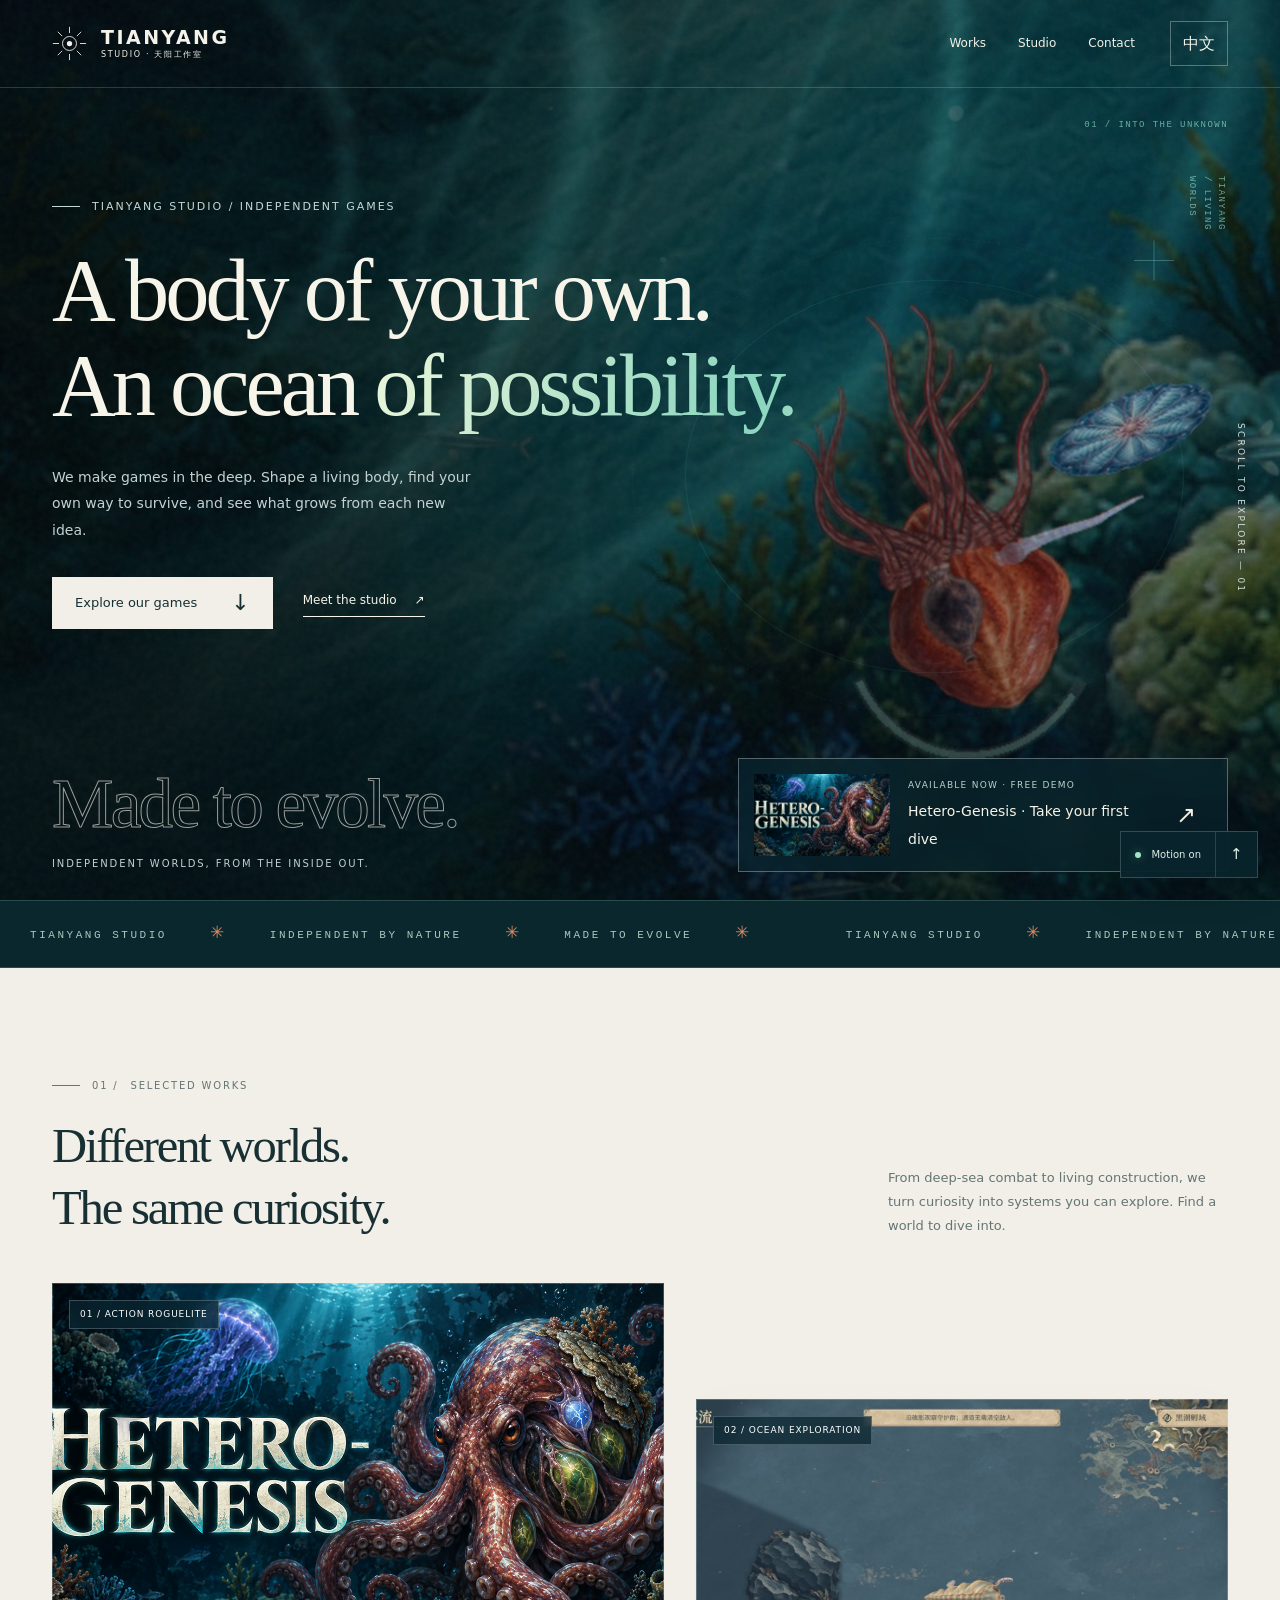
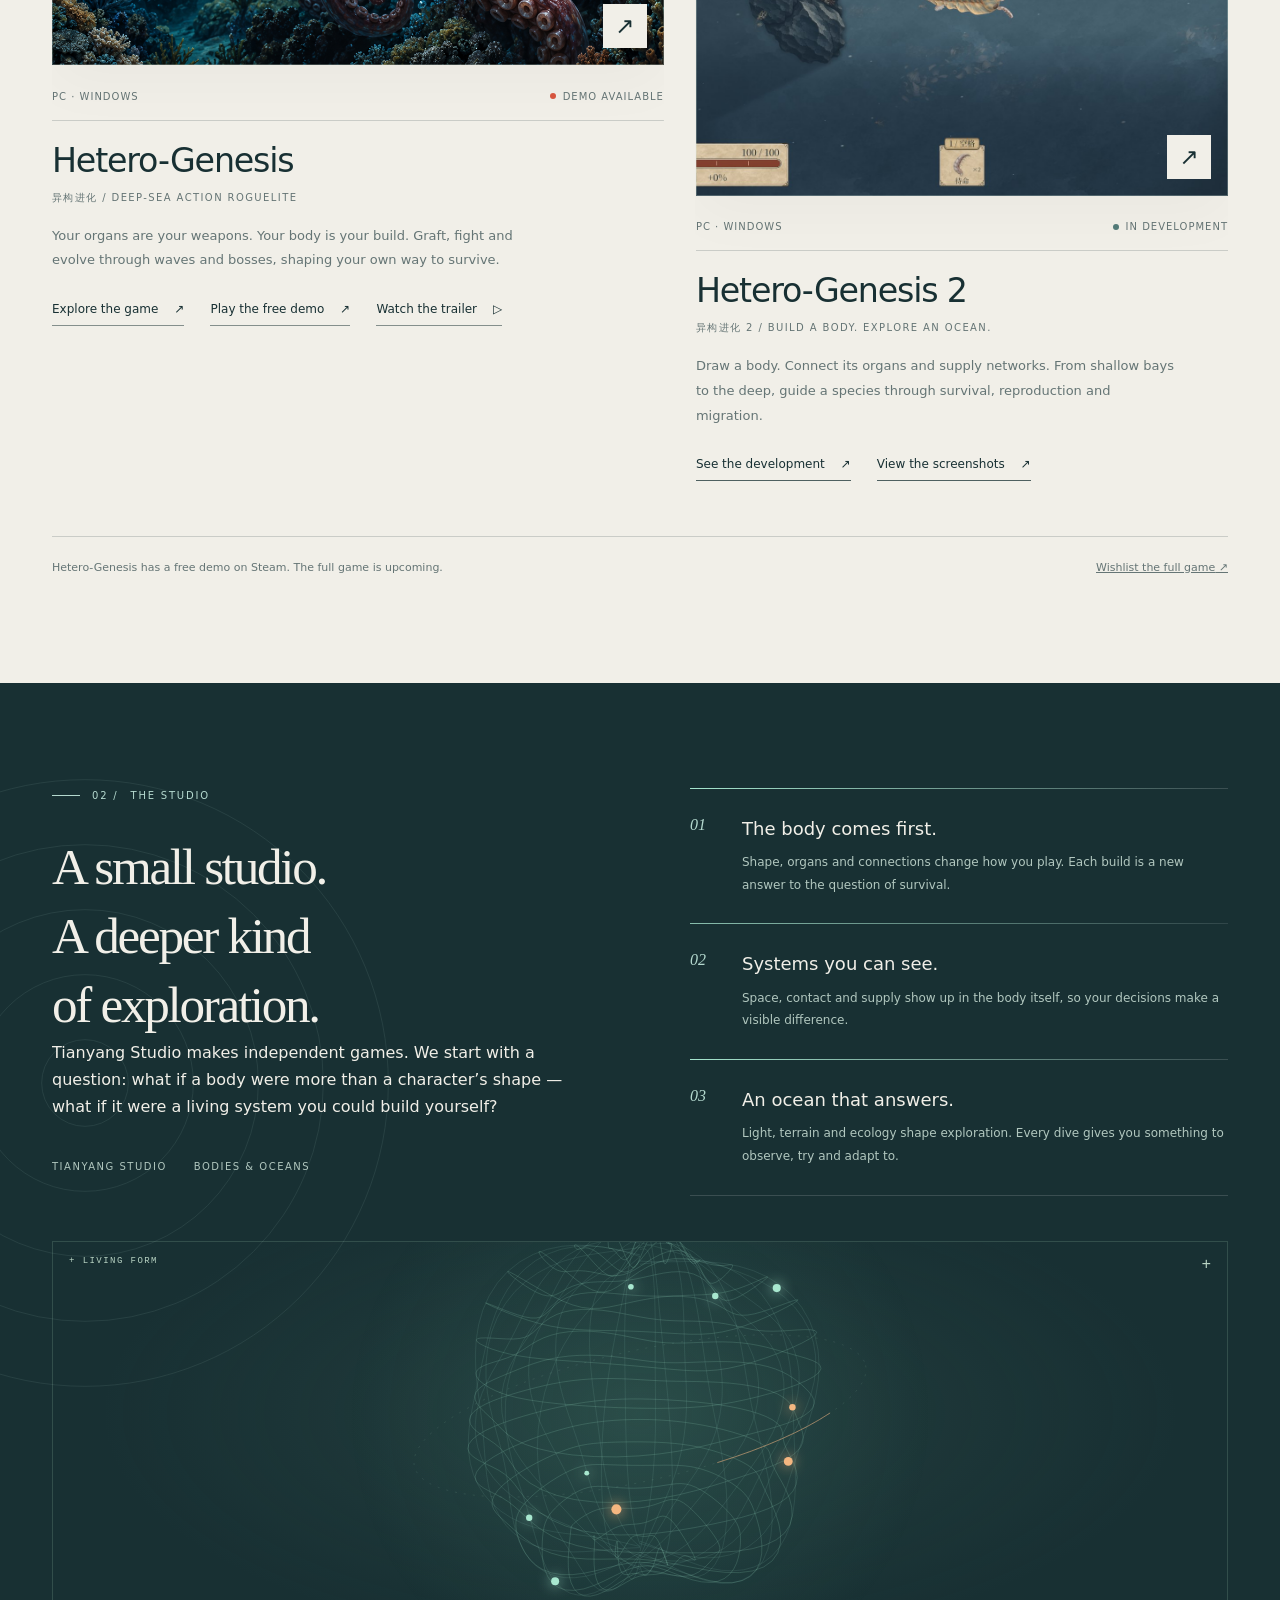
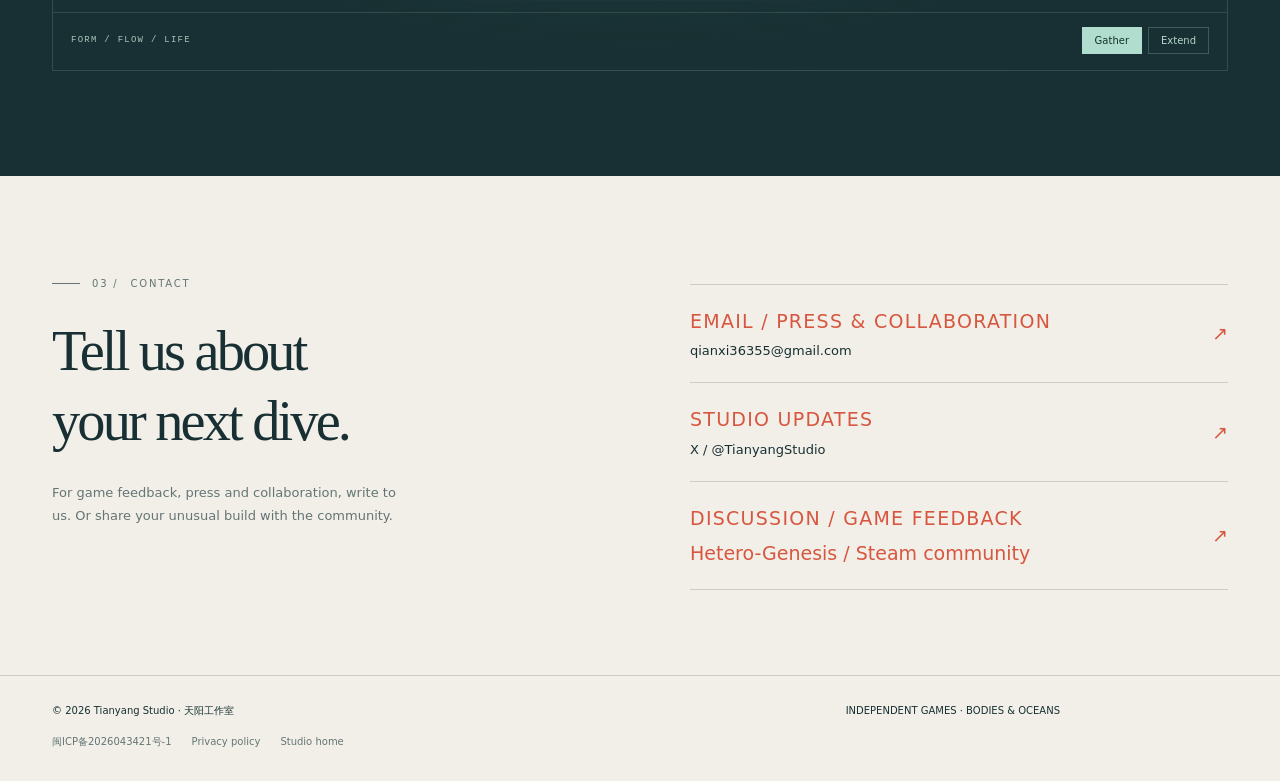
<file: index.html>
<!doctype html>
<html lang="en" data-lang="en" data-title-en="Tianyang Studio — Independent game studio" data-title-zh="天阳工作室 — 独立游戏工作室" data-desc-en="Tianyang Studio is the independent studio behind Hetero-Genesis and Hetero-Genesis 2: deep-sea worlds, living bodies, and systems you can see." data-desc-zh="天阳工作室是《异构进化》与《异构进化 2》的独立游戏工作室，专注深海世界、活体构筑与看得见的系统。">
<head>
<meta charset="utf-8"><meta name="viewport" content="width=device-width,initial-scale=1">
<title>Tianyang Studio — Independent game studio</title>
<meta name="description" content="Tianyang Studio is the independent studio behind Hetero-Genesis and Hetero-Genesis 2: deep-sea worlds, living bodies, and systems you can see.">
<link rel="canonical" href="https://tianyangstudio.cn/">
<link rel="icon" href="assets/img/app-icon-180.png">
<meta property="og:type" content="website">
<meta property="og:site_name" content="Tianyang Studio">
<meta property="og:title" content="Tianyang Studio — Living worlds, made by hand">
<meta property="og:description" content="The independent studio behind Hetero-Genesis and Hetero-Genesis 2.">
<meta property="og:url" content="https://tianyangstudio.cn/">
<meta property="og:image" content="https://tianyangstudio.cn/assets/v3/library_hero_3840x1240.jpg">
<meta name="twitter:card" content="summary_large_image">
<meta name="twitter:site" content="@TianyangStudio">
<meta name="twitter:title" content="Tianyang Studio — Living worlds, made by hand">
<meta name="twitter:description" content="The independent studio behind Hetero-Genesis and Hetero-Genesis 2.">
<meta name="twitter:image" content="https://tianyangstudio.cn/assets/v3/library_hero_3840x1240.jpg">
<script type="application/ld+json">{"@context":"https://schema.org","@type":"Organization","name":"Tianyang Studio","alternateName":"天阳工作室","url":"https://tianyangstudio.cn/","email":"qianxi36355@gmail.com","sameAs":["https://x.com/TianyangStudio"],"owns":{"@type":"VideoGame","name":"Hetero-Genesis","url":"https://store.steampowered.com/app/5014650/"}}</script>
<script>try{var s=localStorage.getItem('tys-language');document.documentElement.dataset.lang=(s==='zh'||s==='en')?s:((navigator.language||'').toLowerCase().indexOf('zh')===0?'zh':'en');}catch(e){document.documentElement.dataset.lang='en';}</script>
<link rel="stylesheet" href="assets/studio/portal.css?v=20261111"><script defer src="assets/studio/portal.js?v=20261111m1"></script>
<link rel="stylesheet" href="assets/motion.css?v=20261111m1"><script defer src="assets/motion.js?v=20261111m1"></script></head>
<body data-world="studio" class="portal-home"><a class="portal-skip" href="#main"><span class="zh">跳到正文</span><span class="en">Skip to content</span></a><header class="masthead"><a class="studio-brand" href="./" aria-label="天阳工作室 Tianyang Studio"><svg class="studio-mark" viewBox="0 0 40 40" fill="none" aria-hidden="true"><circle cx="20" cy="20" r="8" stroke="currentColor"/><path d="M20 1v7m0 24v7M1 20h7m24 0h7M6.6 6.6l5 5m16.8 16.8 5 5M6.6 33.4l5-5m16.8-16.8 5-5" stroke="currentColor"/><circle cx="20" cy="20" r="3" fill="currentColor"/></svg><span class="brand-type"><b>TIANYANG</b><small>STUDIO · 天阳工作室</small></span></a><nav id="portalNav" aria-label="主导航 Main navigation"><a href="#works"><span class="zh">作品</span><span class="en">Works</span></a><a href="#studio"><span class="zh">工作室</span><span class="en">Studio</span></a><a href="#contact"><span class="zh">联系</span><span class="en">Contact</span></a></nav><button class="language-button" id="portalLanguage" type="button"><span class="zh">EN</span><span class="en">中文</span></button><button class="mobile-nav" aria-controls="portalNav" aria-expanded="false" type="button"><span class="zh">菜单</span><span class="en">Menu</span></button></header>
<main id="main">
<section class="portal-hero fx-stage" aria-labelledby="heroTitle"><div class="hero-backdrop"><img src="assets/v3/library_hero_3840x1240.jpg" width="3840" height="1240" alt="" fetchpriority="high"></div><div class="hero-grain" aria-hidden="true"></div><canvas class="fx-field" aria-hidden="true"></canvas><div class="fx-beams" aria-hidden="true"></div><div class="fx-rings" aria-hidden="true"><i></i><i></i><i></i></div><div class="fx-vignette" aria-hidden="true"></div><div class="fx-coordinates" aria-hidden="true"><span>01 / INTO THE UNKNOWN</span><span>TIANYANG / LIVING WORLDS</span></div>
<div class="container hero-content"><p class="eyeline"><span class="zh">天阳工作室 / 独立游戏</span><span class="en">Tianyang Studio / Independent games</span></p><h1 id="heroTitle"><span class="zh">从一具身体，<br>到一片<em>活着的海洋。</em></span><span class="en">A body of your own.<br>An ocean <em>of possibility.</em></span></h1><p class="hero-description"><span class="zh">我们在深海中创造游戏。把生物的身体交给你，把生存的答案留给每一次构筑与探索。</span><span class="en">We make games in the deep. Shape a living body, find your own way to survive, and see what grows from each new idea.</span></p><div class="hero-actions"><a class="pill-link" href="#works"><span class="zh">探索我们的作品</span><span class="en">Explore our games</span><span class="arrow" aria-hidden="true">↓</span></a><a class="plain-link" href="#studio"><span class="zh">关于工作室</span><span class="en">Meet the studio</span> <span aria-hidden="true">↗</span></a></div></div>
<div class="hero-bottom"><div class="hero-signoff"><strong>Made to evolve.</strong><span>INDEPENDENT WORLDS, FROM THE INSIDE OUT.</span></div><a class="spotlight" href="https://store.steampowered.com/app/5446350/" target="_blank" rel="noopener"><img src="assets/v3/main_capsule_1232x706.png" alt="异构进化 Hetero-Genesis" width="1232" height="706"><span><small><span class="zh">现已开放 · 免费 DEMO</span><span class="en">AVAILABLE NOW · FREE DEMO</span></small><b><span class="zh">异构进化 · 开始第一次下潜</span><span class="en">Hetero-Genesis · Take your first dive</span></b></span><span class="spotlight-arrow" aria-hidden="true">↗</span></a></div><span class="hero-scroll-label" aria-hidden="true">SCROLL TO EXPLORE — 01</span></section>
<div class="fx-ticker" aria-hidden="true"><div class="fx-ticker-track"><span>TIANYANG STUDIO <b>✳</b> INDEPENDENT BY NATURE <b>✳</b> MADE TO EVOLVE <b>✳</b></span><span>TIANYANG STUDIO <b>✳</b> INDEPENDENT BY NATURE <b>✳</b> MADE TO EVOLVE <b>✳</b></span><span>TIANYANG STUDIO <b>✳</b> INDEPENDENT BY NATURE <b>✳</b> MADE TO EVOLVE <b>✳</b></span><span>TIANYANG STUDIO <b>✳</b> INDEPENDENT BY NATURE <b>✳</b> MADE TO EVOLVE <b>✳</b></span></div></div><section class="works-section" id="works"><div class="container"><div class="section-top reveal"><div><p class="eyeline">01 / <span class="zh">作品</span><span class="en">Selected works</span></p><h2><span class="zh">不同的世界，<br>同样的好奇心。</span><span class="en">Different worlds.<br>The same curiosity.</span></h2></div><p><span class="zh">从深海战斗到身体构筑，我们让想象变成可以亲手探索的系统。选择一款作品，开始了解它。</span><span class="en">From deep-sea combat to living construction, we turn curiosity into systems you can explore. Find a world to dive into.</span></p></div>
<div class="work-grid"><article class="game-card reveal"><a class="game-media" href="hetero-genesis.html"><img src="assets/v3/main_capsule_1232x706.png" width="1232" height="706" alt="异构进化：铜红色章鱼与嫁接器官" loading="lazy"><span class="media-label">01 / ACTION ROGUELITE</span><span class="media-open" aria-hidden="true">↗</span></a><div class="card-topline"><span>PC · WINDOWS</span><span class="availability"><span class="zh">DEMO 已开放</span><span class="en">DEMO AVAILABLE</span></span></div><h3><a href="hetero-genesis.html"><span class="zh">异构进化</span><span class="en">Hetero-Genesis</span></a><small><span class="zh">HETERO-GENESIS / 深海动作 ROGUELITE</span><span class="en">异构进化 / DEEP-SEA ACTION ROGUELITE</span></small></h3><p class="summary"><span class="zh">器官就是你的武器，身体就是你的构筑。嫁接、战斗、演化，在一波波敌人与 Boss 之间，长出自己的生存方式。</span><span class="en">Your organs are your weapons. Your body is your build. Graft, fight and evolve through waves and bosses, shaping your own way to survive.</span></p><div class="card-actions"><a href="hetero-genesis.html"><span class="zh">探索作品</span><span class="en">Explore the game</span> ↗</a><a href="https://store.steampowered.com/app/5446350/" target="_blank" rel="noopener"><span class="zh">免费试玩</span><span class="en">Play the free demo</span> ↗</a><button type="button" data-trailer="assets/v3/trailer.mp4"><span class="zh">观看预告片</span><span class="en">Watch the trailer</span> ▷</button></div></article>
<article class="game-card reveal"><a class="game-media" href="hg2.html"><img src="assets/hg2/hero-ocean.jpg" width="1600" height="900" alt="异构进化 2 当前样片的海域实机画面" loading="lazy"><span class="media-label">02 / OCEAN EXPLORATION</span><span class="media-open" aria-hidden="true">↗</span></a><div class="card-topline"><span>PC · WINDOWS</span><span class="availability dev"><span class="zh">开发中</span><span class="en">IN DEVELOPMENT</span></span></div><h3><a href="hg2.html"><span class="zh">异构进化 2</span><span class="en">Hetero-Genesis 2</span></a><small><span class="zh">HETERO-GENESIS 2 / 身体构筑与海域探索</span><span class="en">异构进化 2 / BUILD A BODY. EXPLORE AN OCEAN.</span></small></h3><p class="summary"><span class="zh">亲手绘制身体，连接器官与供给网络。从浅湾到深海，让一个物种学会在海洋中生存、繁衍与迁徙。</span><span class="en">Draw a body. Connect its organs and supply networks. From shallow bays to the deep, guide a species through survival, reproduction and migration.</span></p><div class="card-actions"><a href="hg2.html"><span class="zh">查看开发进度</span><span class="en">See the development</span> ↗</a><a href="hg2.html#screens"><span class="zh">浏览实机画面</span><span class="en">View the screenshots</span> ↗</a></div></article></div>
<p class="work-footnote"><span><span class="zh">《异构进化》免费 Demo 已在 Steam 开放，完整版尚未发行。</span><span class="en">Hetero-Genesis has a free demo on Steam. The full game is upcoming.</span></span><a href="https://store.steampowered.com/app/5014650/" target="_blank" rel="noopener"><span class="zh">将完整版加入愿望单</span><span class="en">Wishlist the full game</span> ↗</a></p></div></section>
<section class="studio-section" id="studio"><svg class="studio-orbit" viewBox="0 0 600 600" aria-hidden="true"><circle cx="300" cy="300" r="280"/><circle cx="300" cy="300" r="220"/><circle cx="300" cy="300" r="160"/><circle cx="300" cy="300" r="100"/><circle cx="300" cy="300" r="40"/></svg><div class="container studio-layout"><div class="studio-copy reveal"><p class="eyeline">02 / <span class="zh">工作室</span><span class="en">The studio</span></p><h2><span class="zh">小小的工作室，<br>向未知的深处。</span><span class="en">A small studio.<br>A deeper kind<br>of exploration.</span></h2><p><span class="zh">天阳工作室专注独立游戏。我们的创作从一个问题开始：如果身体不只是角色的外形，而是你亲手搭建的一套生命系统，会发生什么？</span><span class="en">Tianyang Studio makes independent games. We start with a question: what if a body were more than a character’s shape — what if it were a living system you could build yourself?</span></p><div class="studio-mini"><span>TIANYANG STUDIO</span><span>BODIES &amp; OCEANS</span></div></div><div class="reveal"><div class="approach-item"><span class="number">01</span><div><h3><span class="zh">身体，是玩法的起点。</span><span class="en">The body comes first.</span></h3><p><span class="zh">形态、器官与连接共同改变行动方式。每次构筑，都在回答一个新的生存问题。</span><span class="en">Shape, organs and connections change how you play. Each build is a new answer to the question of survival.</span></p></div></div><div class="approach-item"><span class="number">02</span><div><h3><span class="zh">系统，要能被看见。</span><span class="en">Systems you can see.</span></h3><p><span class="zh">让空间、接触与供给呈现在身体上，让选择产生清晰可读的变化。</span><span class="en">Space, contact and supply show up in the body itself, so your decisions make a visible difference.</span></p></div></div><div class="approach-item"><span class="number">03</span><div><h3><span class="zh">海洋，不只是背景。</span><span class="en">An ocean that answers.</span></h3><p><span class="zh">把光照、地形和生态放进探索，让每次下潜都有值得观察、尝试与适应的事。</span><span class="en">Light, terrain and ecology shape exploration. Every dive gives you something to observe, try and adapt to.</span></p></div></div></div><div class="fx-specimen"><canvas role="img" aria-label="缓慢旋转、可切换形态的生物网格 / Rotating organic mesh with two shapes"></canvas><div class="fx-specimen-footer"><span>FORM / FLOW / LIFE</span><div class="fx-specimen-controls"><button type="button" data-form="0" aria-pressed="true"><span class="zh">聚合</span><span class="en">Gather</span></button><button type="button" data-form="1" aria-pressed="false"><span class="zh">延展</span><span class="en">Extend</span></button></div></div></div></div></section>
<section class="contact-section" id="contact"><div class="container contact-layout"><div class="contact-copy reveal"><p class="eyeline">03 / <span class="zh">联系</span><span class="en">Contact</span></p><h2><span class="zh">聊聊你的<br>下一次下潜。</span><span class="en">Tell us about<br>your next dive.</span></h2><p><span class="zh">游戏反馈、媒体报道或合作咨询，欢迎写信。也可以到社区分享你的奇异构筑。</span><span class="en">For game feedback, press and collaboration, write to us. Or share your unusual build with the community.</span></p></div><div class="contact-list reveal"><a href="mailto:qianxi36355@gmail.com"><div><small><span class="zh">邮箱 / 媒体与合作</span><span class="en">EMAIL / PRESS & COLLABORATION</span></small>qianxi36355@gmail.com</div><span aria-hidden="true">↗</span></a><a href="https://x.com/TianyangStudio" target="_blank" rel="noopener"><div><small><span class="zh">工作室动态</span><span class="en">STUDIO UPDATES</span></small>X / @TianyangStudio</div><span aria-hidden="true">↗</span></a><a href="https://steamcommunity.com/app/5014650/discussions/" target="_blank" rel="noopener"><div><small><span class="zh">交流 / 游戏反馈</span><span class="en">DISCUSSION / GAME FEEDBACK</span></small><span class="zh">异构进化 · Steam 社区</span><span class="en">Hetero-Genesis / Steam community</span></div><span aria-hidden="true">↗</span></a></div></div></section>
</main><footer class="portal-footer"><div class="footer-main"><span>© 2026 Tianyang Studio · 天阳工作室</span><span>INDEPENDENT GAMES · BODIES &amp; OCEANS</span></div><div class="footer-legal"><a href="https://beian.miit.gov.cn/" target="_blank" rel="noopener">闽ICP备2026043421号-1</a><a href="https://tianyangstudio.cn/privacy/"><span class="zh">隐私政策</span><span class="en">Privacy policy</span></a><a href="./"><span class="zh">工作室首页</span><span class="en">Studio home</span></a></div></footer><div class="motion-setting"><button class="motion-button" id="motionToggle" type="button" aria-pressed="false"><span class="zh">水流动效</span><span class="en">Water motion</span> ≋</button></div><dialog class="media-dialog" id="mediaDialog" aria-labelledby="mediaTitle"><div class="dialog-bar"><span id="mediaTitle">TIANYANG STUDIO / <span class="zh">作品影像</span><span class="en">Game footage</span></span><button class="dialog-close" type="button" aria-label="关闭 Close">×</button></div><video controls playsinline preload="none" poster="assets/v3/trailer-poster.jpg" hidden></video><img alt="" hidden><p><span class="zh">游戏实机画面。开发中的内容与界面可能调整。</span><span class="en">Captured from the game. Content and interface may change during development.</span></p></dialog></body></html>
</file>
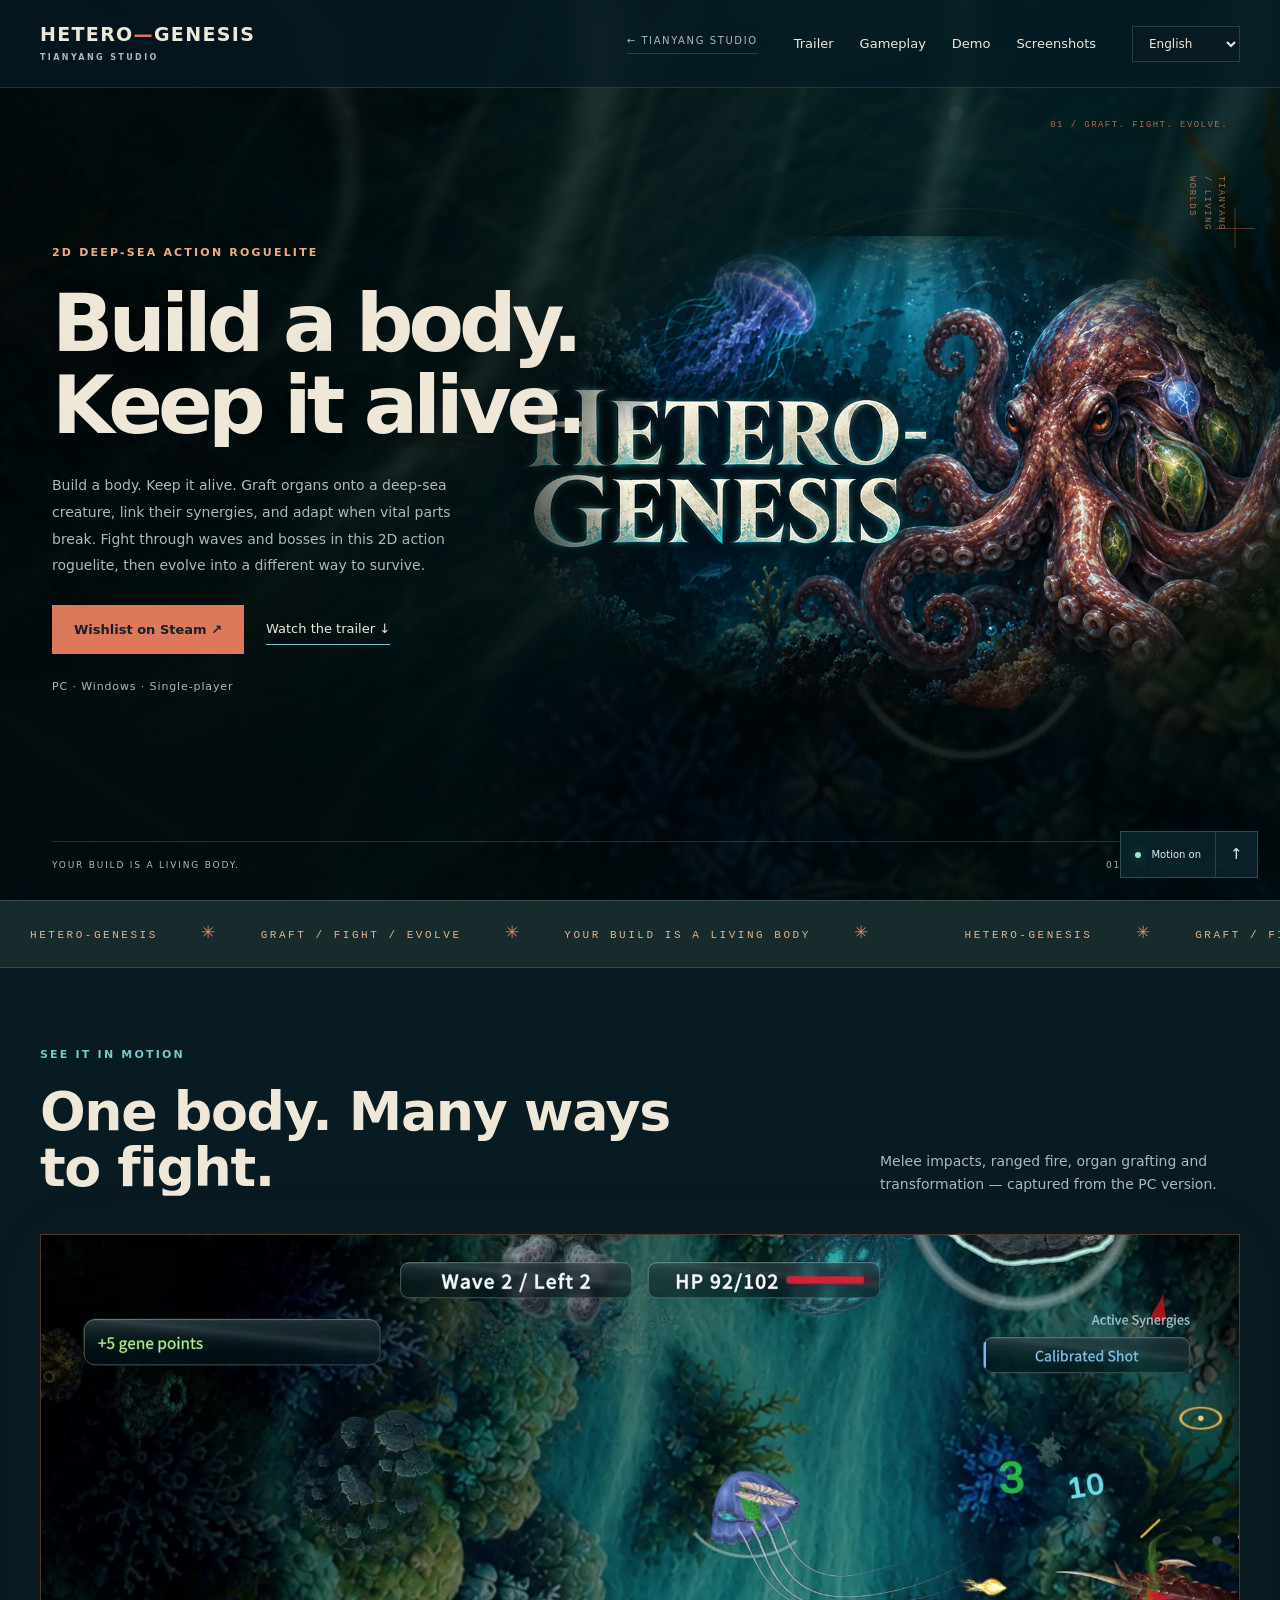
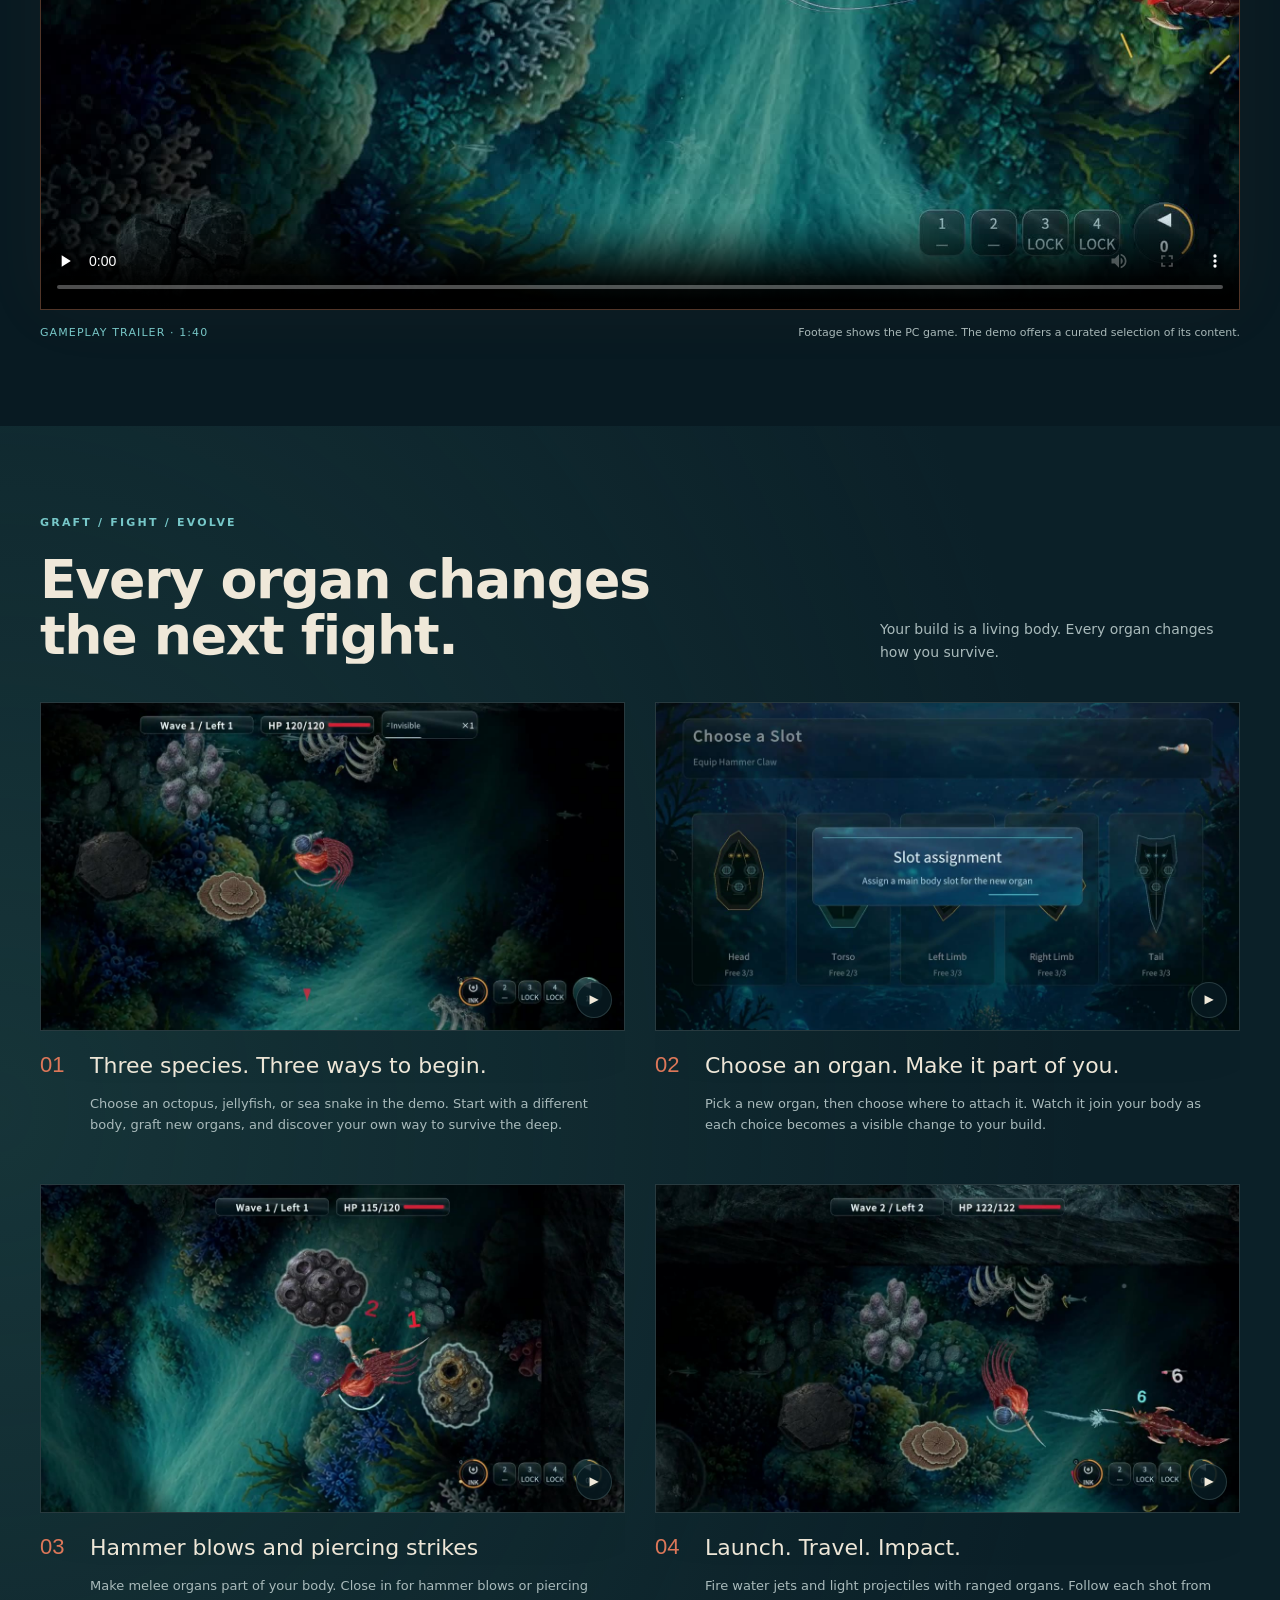
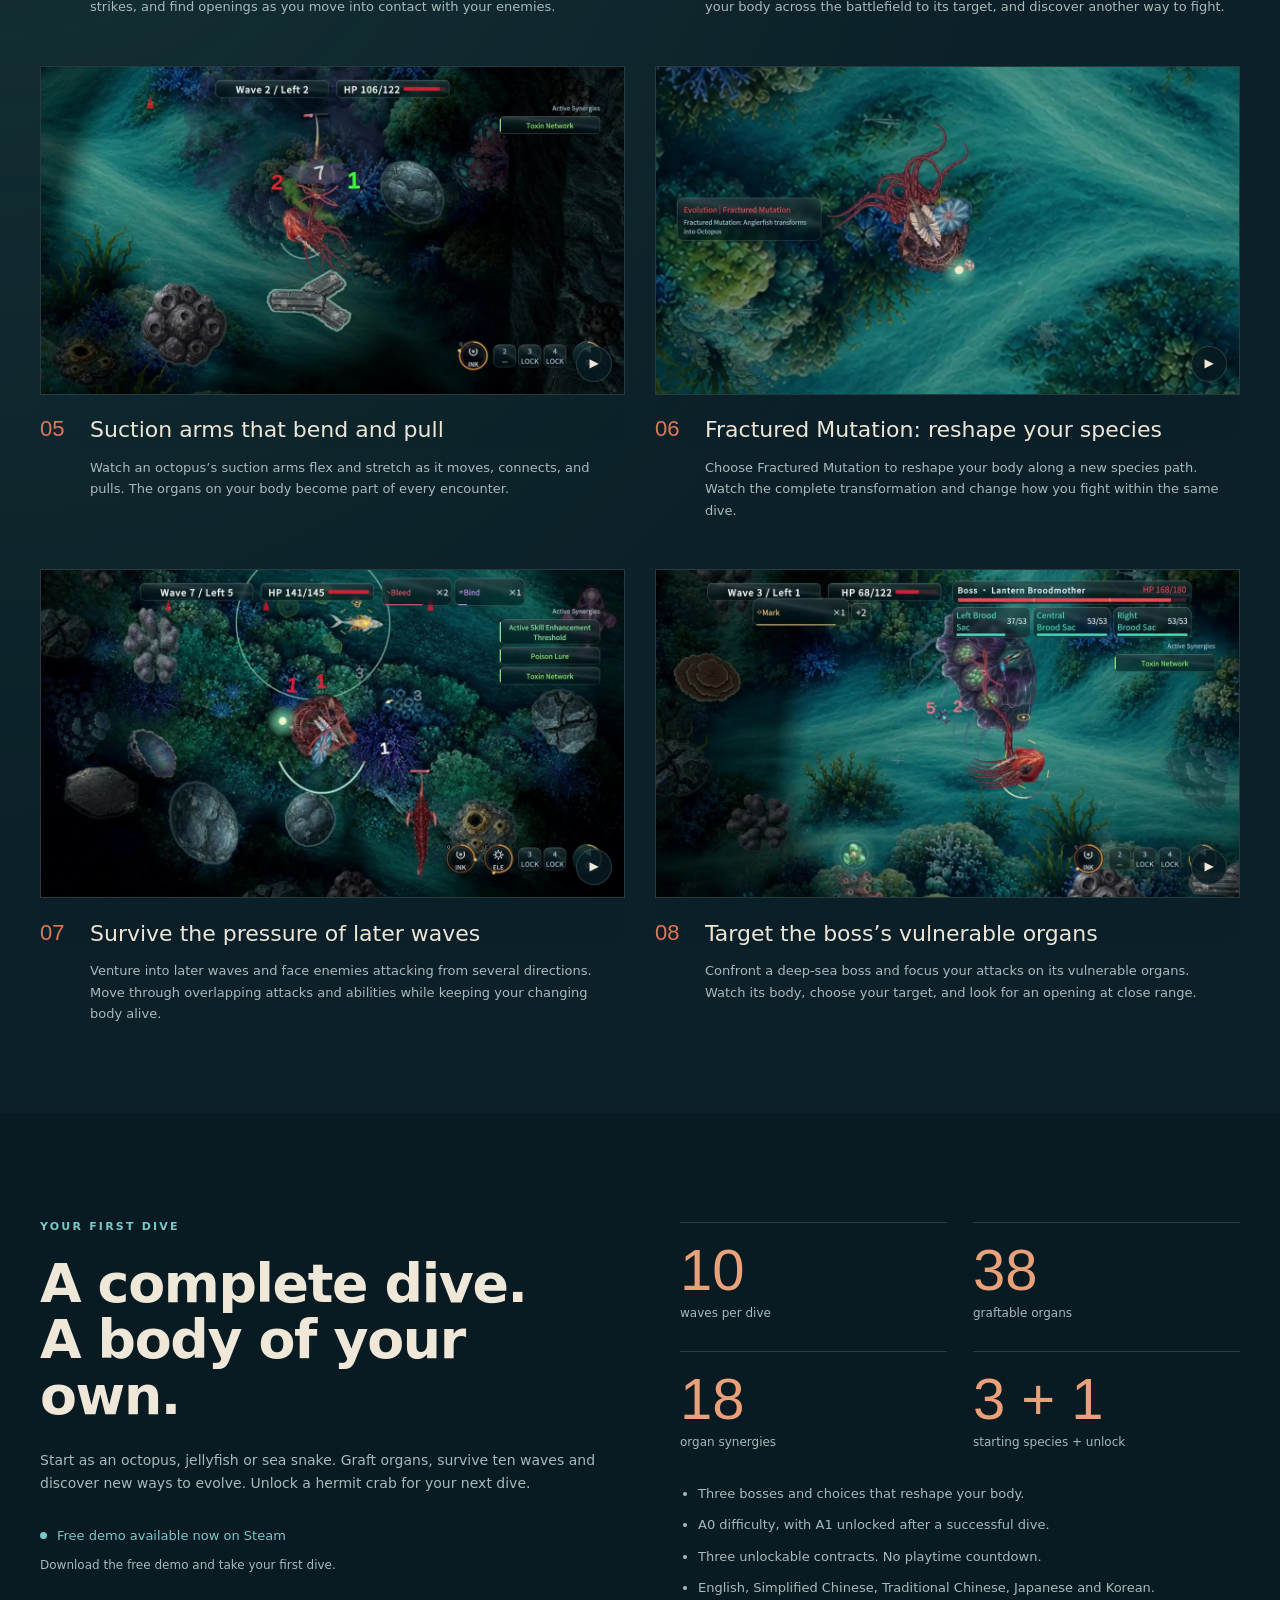
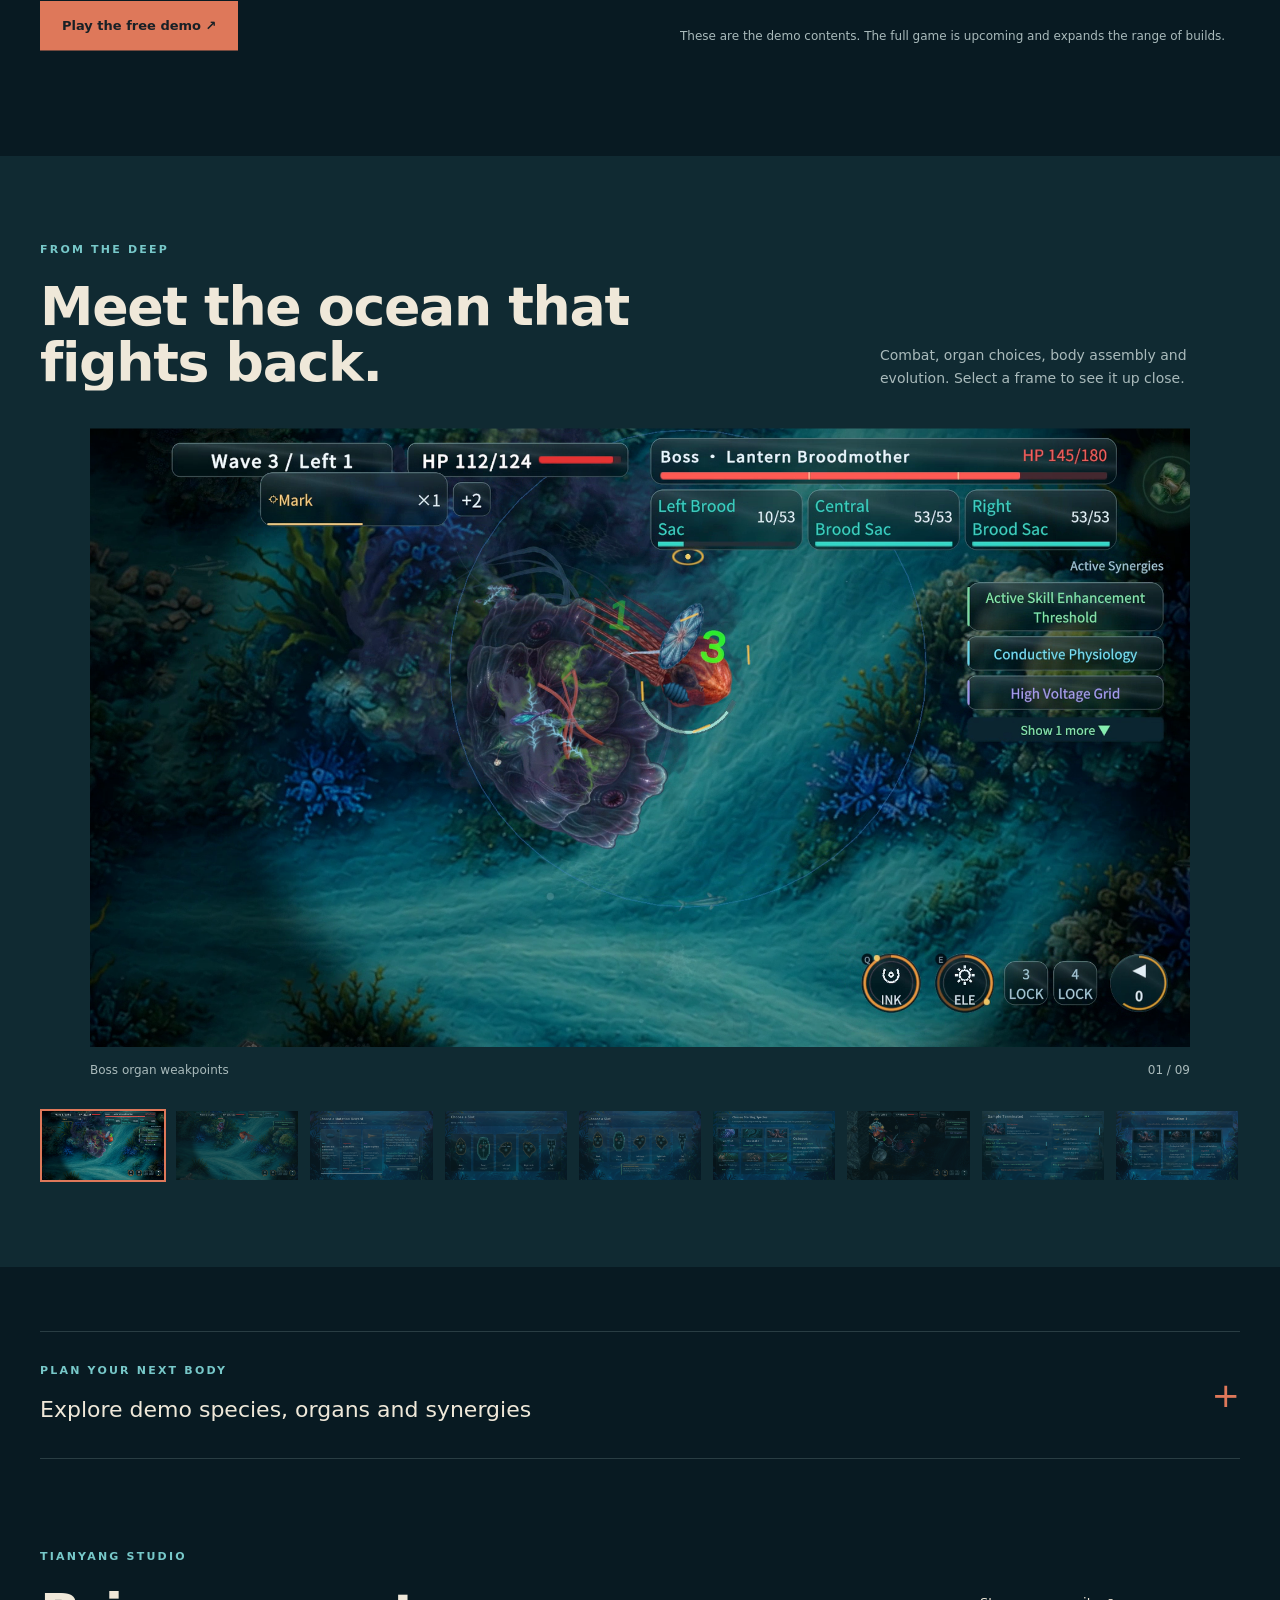
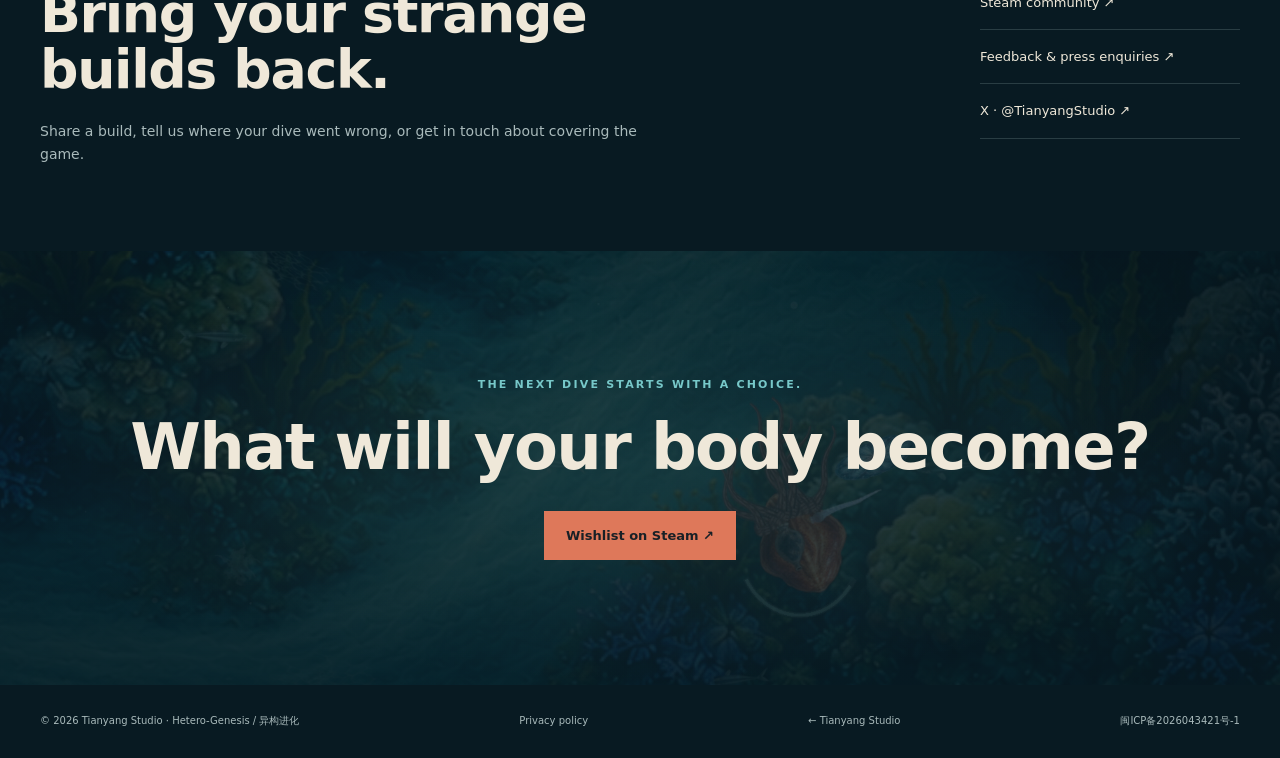
<file: hetero-genesis.html>
<!doctype html>
<html lang="en"><head>
<meta charset="utf-8"><meta name="viewport" content="width=device-width,initial-scale=1">
<title>Hetero-Genesis — Build a body. Keep it alive.</title>
<meta name="description" content="Graft organs onto a deep-sea creature, survive waves and bosses, and evolve your living build. Discover Hetero-Genesis, a 2D action roguelite.">
<link rel="canonical" href="https://tianyangstudio.cn/hetero-genesis.html"><link rel="icon" href="assets/img/app-icon-180.png">
<meta property="og:type" content="website"><meta property="og:site_name" content="Hetero-Genesis"><meta property="og:title" content="Hetero-Genesis — Build a body. Keep it alive."><meta property="og:description" content="A living body. An ocean that fights back. Discover a 2D deep-sea action roguelite."><meta property="og:url" content="https://tianyangstudio.cn/hetero-genesis.html"><meta property="og:image" content="https://tianyangstudio.cn/assets/v3/main_capsule_1232x706.png">
<meta name="twitter:card" content="summary_large_image"><meta name="twitter:site" content="@TianyangStudio"><meta name="twitter:title" content="Hetero-Genesis — Build a body. Keep it alive."><meta name="twitter:description" content="Graft organs, survive the deep, and evolve the body you build."><meta name="twitter:image" content="https://tianyangstudio.cn/assets/v3/main_capsule_1232x706.png">
<script type="application/ld+json">{"@context":"https://schema.org","@type":"VideoGame","name":"Hetero-Genesis","alternateName":"异构进化","description":"A 2D deep-sea action roguelite about grafting organs, surviving waves and bosses, and evolving a living body.","gamePlatform":"PC (Windows)","playMode":"SinglePlayer","genre":["Action Roguelite","Indie"],"inLanguage":["en","zh-CN","zh-TW","ja","ko"],"author":{"@type":"Organization","name":"Tianyang Studio"},"url":"https://store.steampowered.com/app/5014650/"}</script>
<link rel="stylesheet" href="assets/site.css?v=20261111m1"><script defer src="assets/site.js?v=20261111m1"></script><style>.studio-return{font-size:10px;letter-spacing:.16em;color:var(--muted);border-bottom:1px solid var(--line);padding-bottom:3px;white-space:nowrap}.studio-return:hover{color:var(--aqua)}@media(max-width:700px){.studio-return{display:none}}</style><link rel="stylesheet" href="assets/motion.css?v=20261111m1"><script defer src="assets/motion.js?v=20261111m1"></script></head>
<body data-world="hg1"><a class="skip" href="#main" data-text="skip">Skip to content</a>
<header><a class="brand" href="#home">HETERO<span>—</span>GENESIS<small>TIANYANG STUDIO</small></a><a class="studio-return" href="./">← TIANYANG STUDIO</a><nav aria-label="Main navigation"><a href="#trailer" data-text="trailerNav">Trailer</a><a href="#features" data-text="featuresNav">Gameplay</a><a href="#demo" data-text="demoNav">Demo</a><a href="#gallery" data-text="galleryNav">Screenshots</a></nav><label class="language"><span class="sr-only" data-text="language">Language</span><select id="language" aria-label="Language"><option value="english">English</option><option value="schinese">简体中文</option><option value="tchinese">繁體中文</option><option value="japanese">日本語</option><option value="koreana">한국어</option></select></label></header>
<main id="main">
<section class="hero fx-stage" id="home"><canvas class="fx-field" aria-hidden="true"></canvas><div class="fx-beams" aria-hidden="true"></div><div class="fx-rings" aria-hidden="true"><i></i><i></i><i></i></div><div class="fx-vignette" aria-hidden="true"></div><div class="fx-coordinates" aria-hidden="true"><span>01 / GRAFT. FIGHT. EVOLVE.</span><span>TIANYANG / LIVING WORLDS</span></div><div class="hero-copy"><p class="eyebrow" data-text="genre">2D DEEP-SEA ACTION ROGUELITE</p><h1 data-text="hero">Build a body.<br>Keep it alive.</h1><p class="hero-description" id="short">Graft organs onto a deep-sea creature. Fight through waves and bosses. Evolve into a different way to survive.</p><div class="actions"><a class="button" data-steam="hero" href="https://store.steampowered.com/app/5014650/" target="_blank" rel="noopener" data-text="wishlist">Wishlist on Steam ↗</a><a class="text-link" href="#trailer" data-text="watch">Watch the trailer ↓</a></div><p class="platform" data-text="platform">PC · Windows · Single-player</p></div><div class="hero-art"><img src="assets/v3/main_capsule_1232x706.png" width="1232" height="706" alt="Hetero-Genesis key art: a copper-red octopus and grafted organs in a blue ocean" fetchpriority="high"></div><div class="hero-bottom"><span data-text="heroFoot">YOUR BUILD IS A LIVING BODY.</span><span>01 / INTO THE DEEP</span></div></section>
<div class="fx-ticker" aria-hidden="true"><div class="fx-ticker-track"><span>HETERO-GENESIS <b>✳</b> GRAFT / FIGHT / EVOLVE <b>✳</b> YOUR BUILD IS A LIVING BODY <b>✳</b></span><span>HETERO-GENESIS <b>✳</b> GRAFT / FIGHT / EVOLVE <b>✳</b> YOUR BUILD IS A LIVING BODY <b>✳</b></span><span>HETERO-GENESIS <b>✳</b> GRAFT / FIGHT / EVOLVE <b>✳</b> YOUR BUILD IS A LIVING BODY <b>✳</b></span><span>HETERO-GENESIS <b>✳</b> GRAFT / FIGHT / EVOLVE <b>✳</b> YOUR BUILD IS A LIVING BODY <b>✳</b></span></div></div><section class="trailer-section wrap" id="trailer"><div class="section-heading"><div><p class="eyebrow" data-text="trailerKicker">SEE IT IN MOTION</p><h2 data-text="trailerTitle">One body. Many ways to fight.</h2></div><p class="section-summary" data-text="trailerSummary">Melee impacts, ranged fire, organ grafting and transformation — captured from the PC version.</p></div><div class="trailer-frame"><video id="trailerVideo" controls playsinline preload="none" poster="assets/v3/trailer-poster.jpg" aria-label="Hetero-Genesis gameplay trailer"><source src="assets/v3/trailer.mp4" type="video/mp4"></video></div><div class="media-caption"><span data-text="trailerLabel">GAMEPLAY TRAILER · 1:40</span><span data-text="mediaNote">Footage shows the PC game. The demo offers a curated selection of its content.</span></div></section>
<section class="features-section" id="features"><div class="wrap"><div class="section-heading"><div><p class="eyebrow" data-text="featuresKicker">GRAFT / FIGHT / EVOLVE</p><h2 data-text="featuresTitle">Every organ changes the next fight.</h2></div><p id="intro" class="section-summary"></p></div><div id="featuresGrid" class="features-grid"></div></div></section>
<section class="demo-section wrap" id="demo"><div class="demo-intro"><p class="eyebrow" data-text="demoKicker">YOUR FIRST DIVE</p><h2 data-text="demoTitle">A complete dive.<br>A body of your own.</h2><p data-text="demoDescription">Start as an octopus, jellyfish or sea snake. Graft organs, survive ten waves and discover new ways to evolve. Unlock a hermit crab for your next dive.</p><div class="demo-date"><span class="status-dot"></span><span data-text="demoDate">Free demo available now on Steam</span></div><p class="subtle" data-text="demoStatus">Download the free demo and take your first dive.</p><a class="button" data-steam="demo" href="https://store.steampowered.com/app/5446350/" target="_blank" rel="noopener" data-text="demoCta">Play the free demo ↗</a></div><div class="demo-details"><div class="demo-numbers"><div><strong>10</strong><span data-text="waves">waves per dive</span></div><div><strong>38</strong><span data-text="organs">graftable organs</span></div><div><strong>18</strong><span data-text="synergies">organ synergies</span></div><div><strong>3 + 1</strong><span data-text="species">starting species + unlock</span></div></div><ul class="demo-list"><li data-text="demoLine1">Three bosses and choices that reshape your body.</li><li data-text="demoLine2">A0 difficulty, with A1 unlocked after a successful dive.</li><li data-text="demoLine3">Three unlockable contracts. No playtime countdown.</li><li data-text="demoLine4">English, Simplified Chinese, Traditional Chinese, Japanese and Korean.</li></ul><p class="subtle" data-text="demoScope">These are the demo contents. The full game is upcoming and expands the range of builds.</p></div></section>
<section class="gallery-section" id="gallery"><div class="wrap"><div class="section-heading"><div><p class="eyebrow" data-text="galleryKicker">FROM THE DEEP</p><h2 data-text="galleryTitle">Meet the ocean that fights back.</h2></div><p class="section-summary" data-text="gallerySummary">Combat, organ choices, body assembly and evolution. Select a frame to see it up close.</p></div><div class="gallery-stage"><button id="galleryOpen" class="image-button" type="button"><img id="galleryImage" src="assets/v3/01-boss-weakpoints.png" width="1920" height="1080" loading="lazy" alt="Boss weakpoints in combat"></button><div class="gallery-caption"><span id="galleryTitle"></span><span id="galleryIndex">01 / 09</span></div></div><div id="galleryThumbs" class="gallery-thumbs" aria-label="Screenshot selection"></div></div></section>
<section class="atlas-section wrap" id="atlas"><details id="atlasDisclosure"><summary><span><span class="eyebrow" data-text="atlasKicker">PLAN YOUR NEXT BODY</span><span class="details-title" data-text="atlasTitle">Explore demo species, organs and synergies</span></span><span class="plus" aria-hidden="true">+</span></summary><div class="atlas-content"><p class="subtle" data-text="atlasNote">A selection of demo builds. Descriptions are a guide; balance may change during development.</p><div class="atlas-controls"><label><span class="sr-only" data-text="category">Category</span><select id="atlasCategory"><option value="species" data-text="atlasSpecies">Species</option><option value="organs" data-text="atlasOrgans">Organs</option><option value="synergies" data-text="atlasSynergies">Synergies</option></select></label><label class="search"><span class="sr-only" data-text="search">Search</span><input id="atlasSearch" type="search" placeholder="Search" aria-label="Search atlas"></label><span id="atlasCount" class="subtle" aria-live="polite"></span></div><div class="atlas-layout"><div id="atlasList" class="atlas-list"></div><article id="atlasDetail" class="atlas-detail"></article></div></div></details></section>
<section class="contact-section wrap" id="contact"><div><p class="eyebrow">TIANYANG STUDIO</p><h2 data-text="contactTitle">Bring your strange builds back.</h2><p data-text="contactDescription">Share a build, tell us where your dive went wrong, or get in touch about covering the game.</p></div><div class="contact-links"><a href="https://steamcommunity.com/app/5014650/discussions/" target="_blank" rel="noopener" data-text="community">Steam community ↗</a><a href="mailto:qianxi36355@gmail.com" data-text="email">Feedback & press enquiries ↗</a><a href="https://x.com/TianyangStudio" target="_blank" rel="noopener">X · @TianyangStudio ↗</a></div></section>
<section class="final-cta"><div class="wrap"><p class="eyebrow" data-text="finalKicker">THE NEXT DIVE STARTS WITH A CHOICE.</p><h2 data-text="finalTitle">What will your body become?</h2><a class="button" data-steam="footer" href="https://store.steampowered.com/app/5014650/" target="_blank" rel="noopener" data-text="wishlist">Wishlist on Steam ↗</a></div></section>
</main><footer class="wrap"><span>© 2026 Tianyang Studio · Hetero-Genesis / 异构进化</span><a href="https://tianyangstudio.cn/privacy/" target="_blank" rel="noopener" data-text="privacy">Privacy policy</a><a href="./">← Tianyang Studio</a><a href="https://beian.miit.gov.cn/" target="_blank" rel="noopener">闽ICP备2026043421号-1</a></footer><dialog id="lightbox"><button id="lightboxClose" class="close" type="button" aria-label="Close">×</button><img id="lightboxImage" alt=""><p id="lightboxCaption"></p></dialog><p id="loadError" class="load-error" hidden role="status">Some content could not load. Please refresh, or visit our Steam page.</p><noscript><div class="wrap"><p>Watch Hetero-Genesis on <a href="https://store.steampowered.com/app/5014650/">Steam</a>. Enable JavaScript to switch languages and explore gameplay clips.</p></div></noscript></body></html>
</file>
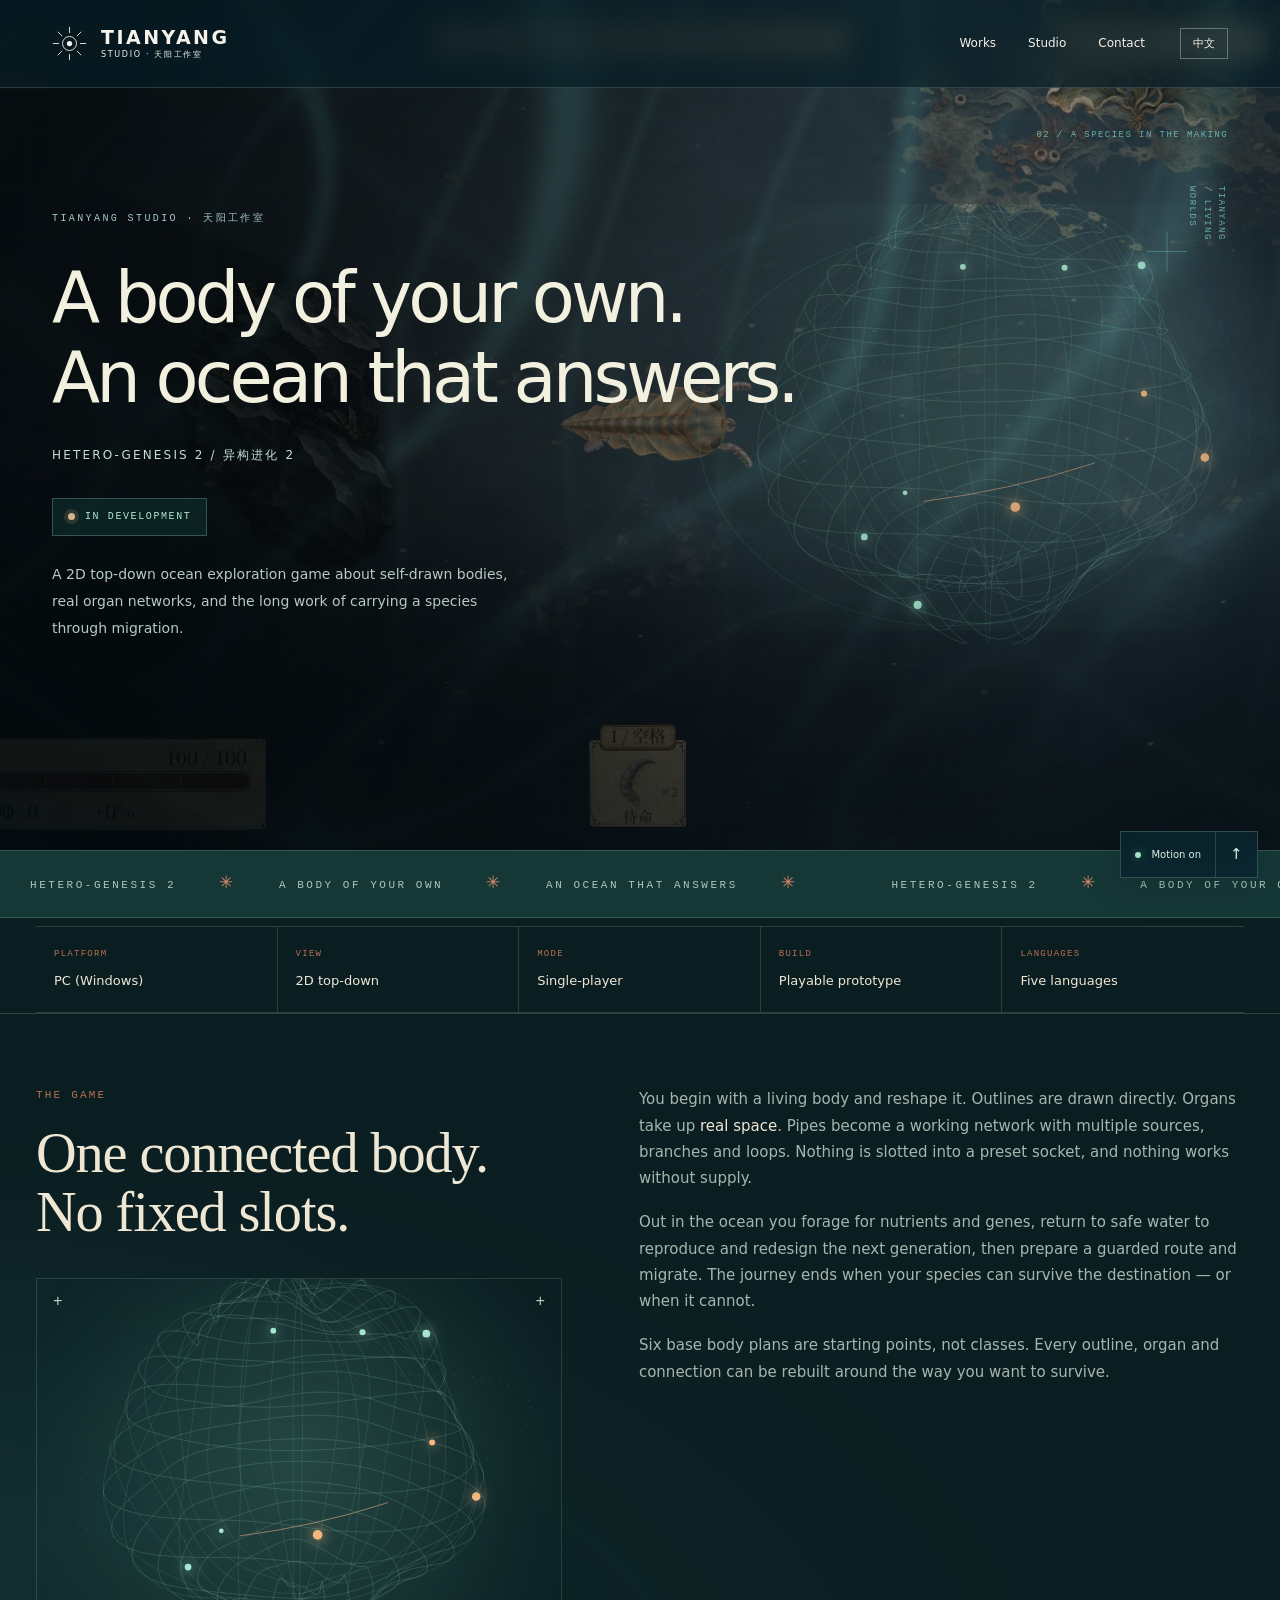
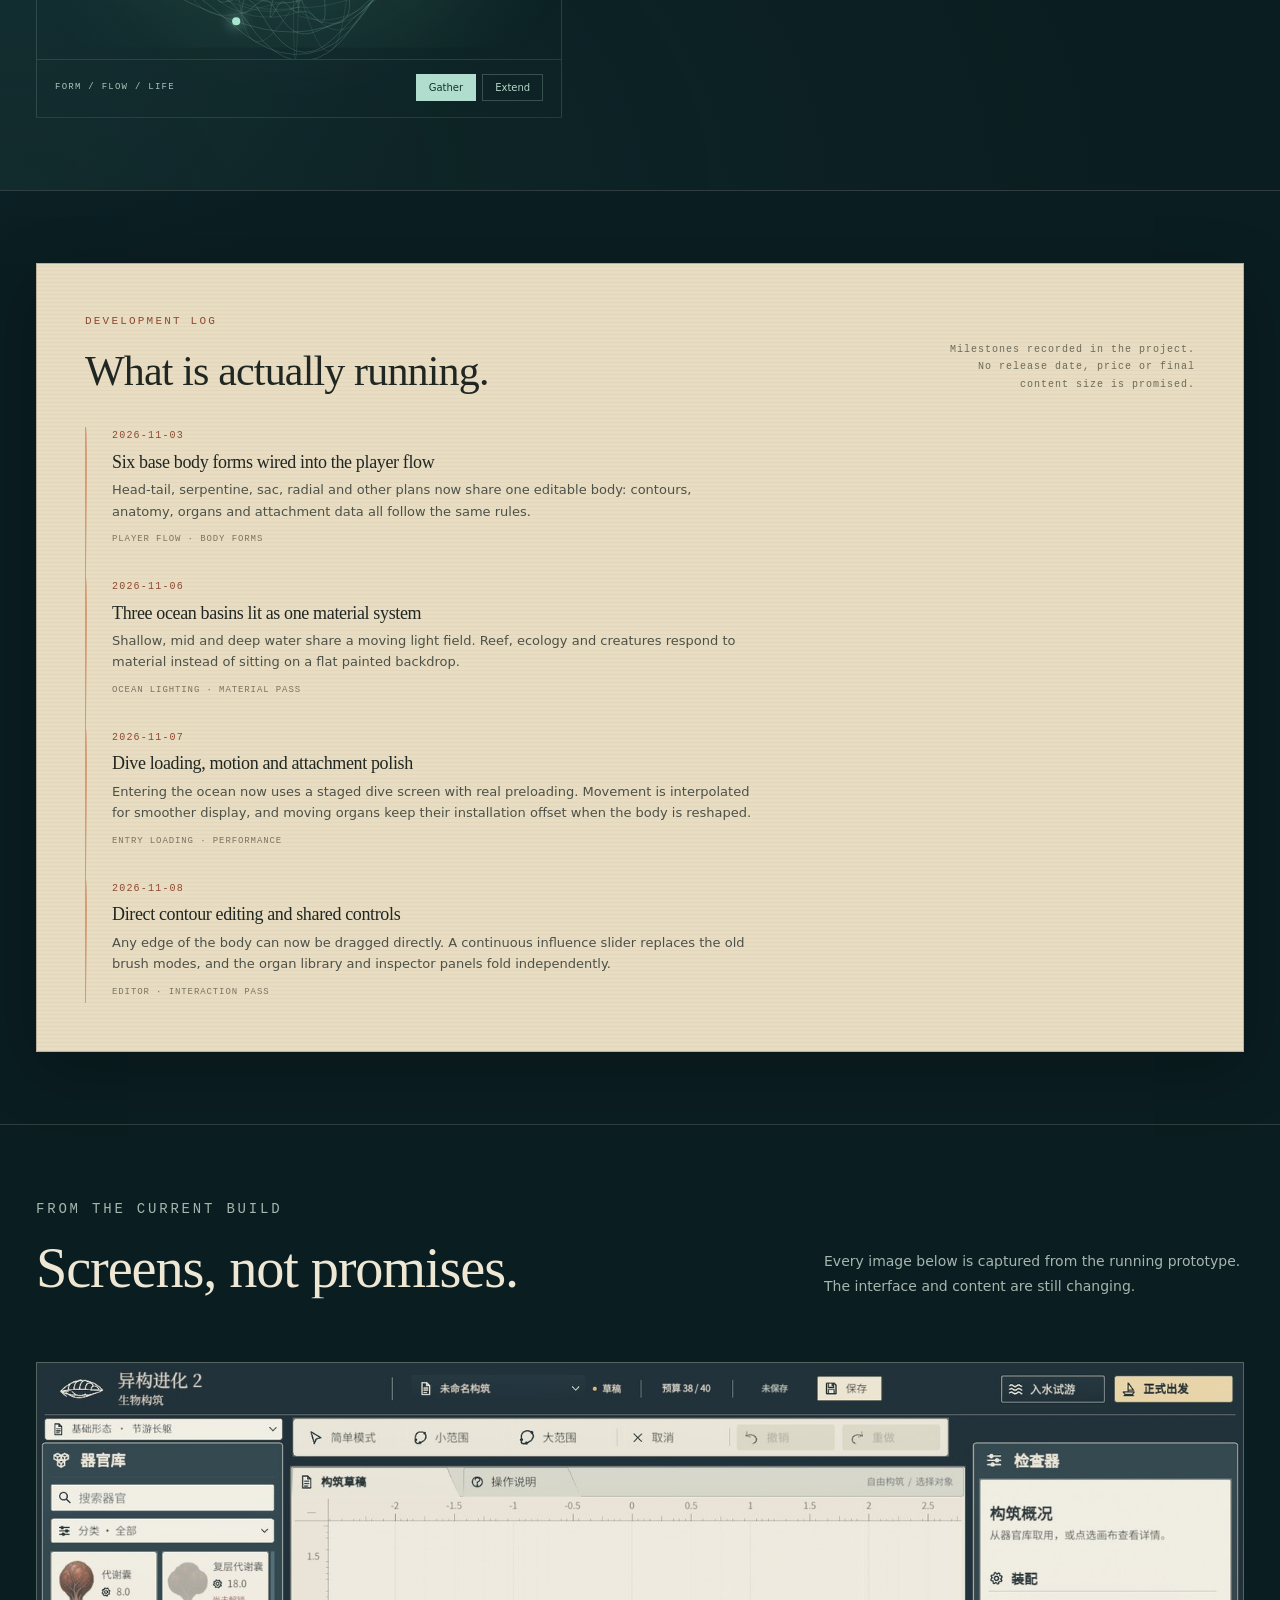
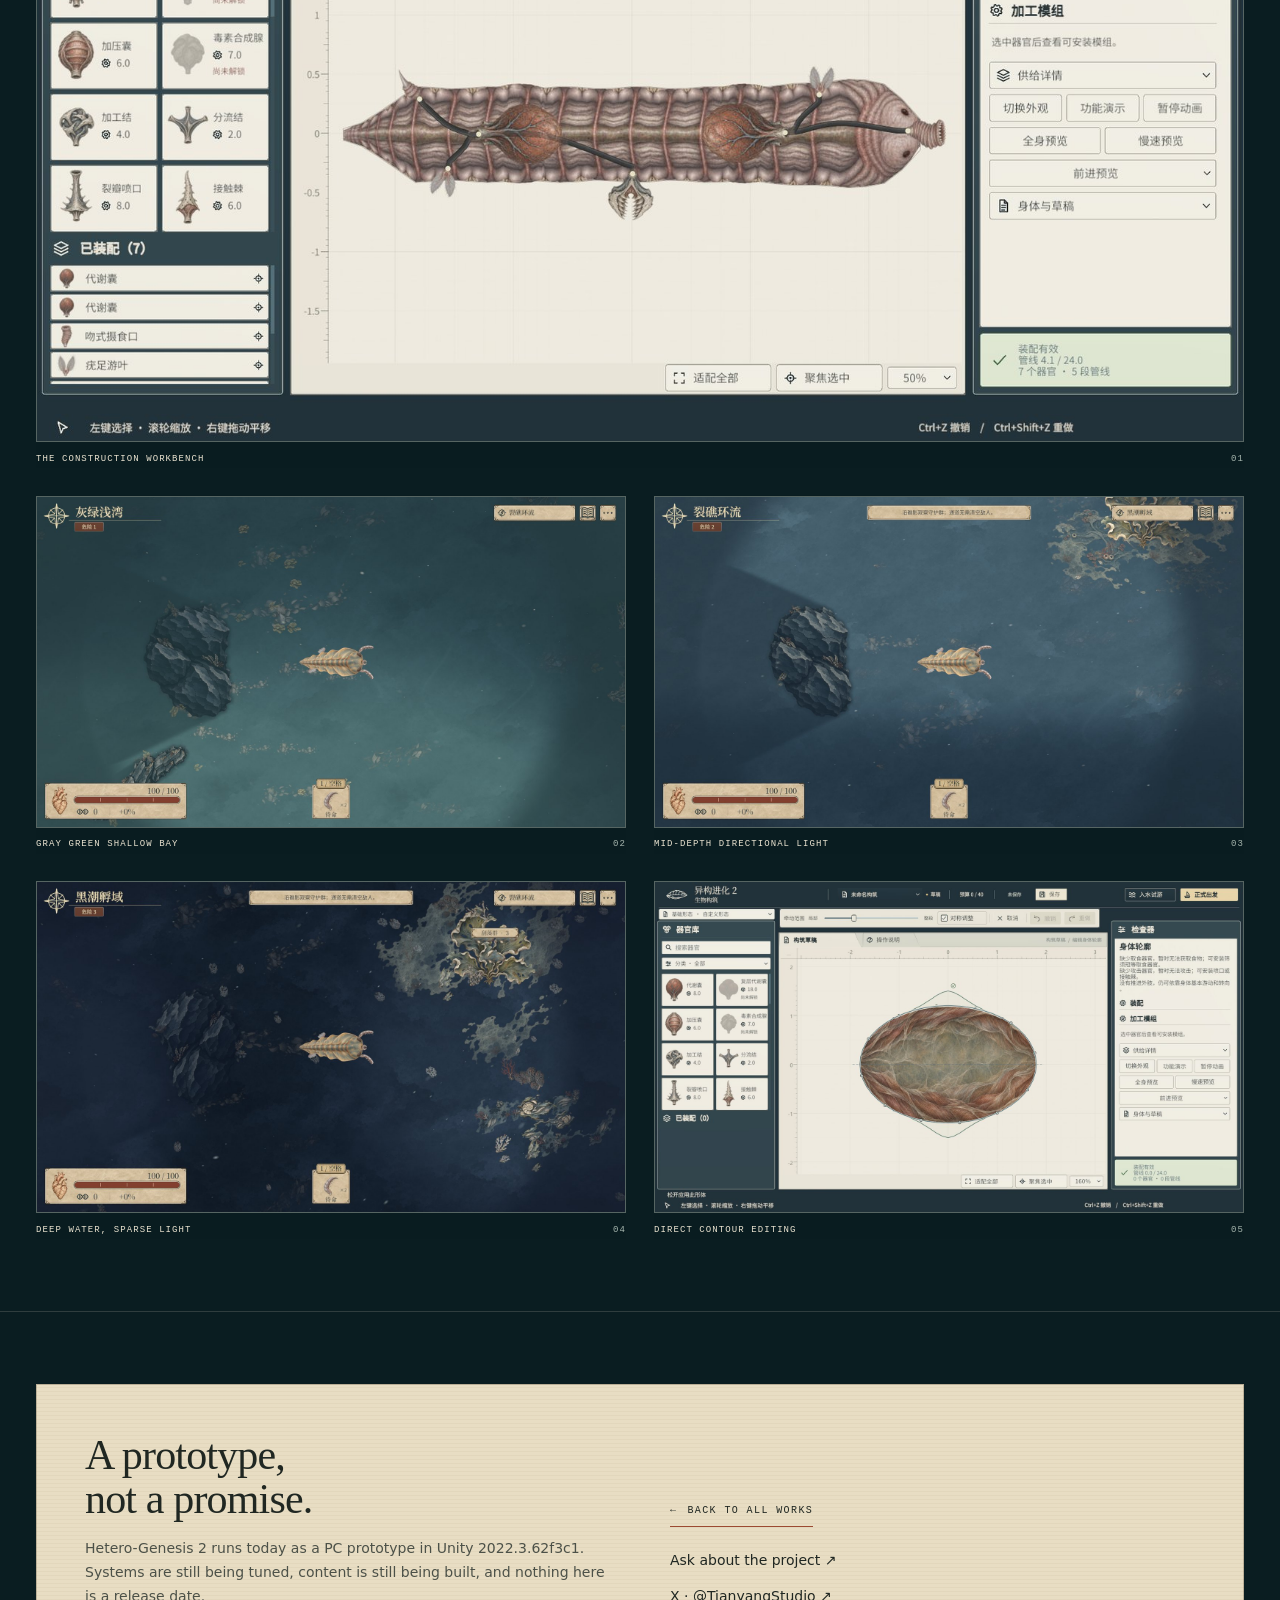
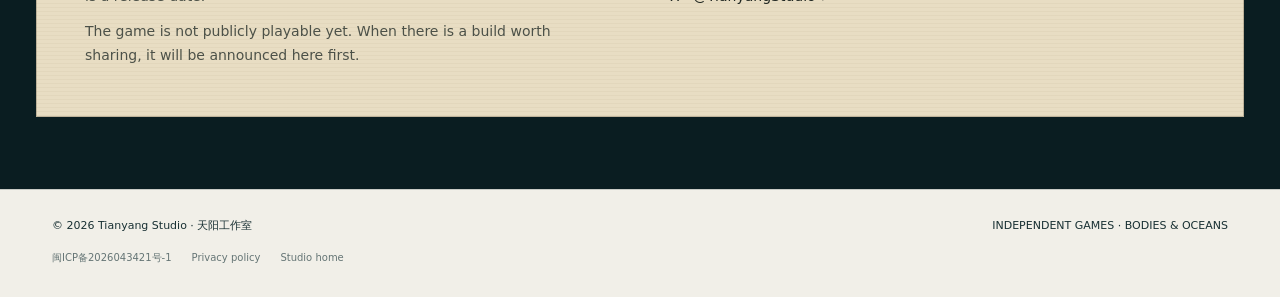
<file: hg2.html>
<!doctype html>
<html lang="en" data-lang="en" data-title-en="Hetero-Genesis 2 — In development at Tianyang Studio" data-title-zh="异构进化 2 — 天阳工作室开发中" data-desc-en="Hetero-Genesis 2 is a 2D top-down ocean exploration game about self-drawn bodies, organ networks and carrying a species through migration. Currently in development." data-desc-zh="《异构进化 2》是一款关于自绘身体、器官网络与物种迁徙的 2D 俯视横屏海域探索游戏，目前在开发中。">
<head>
<meta charset="utf-8"><meta name="viewport" content="width=device-width,initial-scale=1">
<title>Hetero-Genesis 2 — In development at Tianyang Studio</title>
<meta name="description" content="Hetero-Genesis 2 is a 2D top-down ocean exploration game about self-drawn bodies, organ networks and carrying a species through migration. Currently in development.">
<link rel="canonical" href="https://tianyangstudio.cn/hg2.html">
<link rel="icon" href="assets/img/app-icon-180.png">
<meta property="og:type" content="website">
<meta property="og:site_name" content="Tianyang Studio">
<meta property="og:title" content="Hetero-Genesis 2 — In development">
<meta property="og:description" content="A 2D top-down ocean exploration game about self-drawn bodies, real organ networks, and carrying a species through migration.">
<meta property="og:url" content="https://tianyangstudio.cn/hg2.html">
<meta property="og:image" content="https://tianyangstudio.cn/assets/hg2/hero-ocean.jpg">
<meta name="twitter:card" content="summary_large_image">
<meta name="twitter:site" content="@TianyangStudio">
<meta name="twitter:title" content="Hetero-Genesis 2 — In development">
<meta name="twitter:description" content="Self-drawn bodies, organ networks, and a species to carry across the ocean.">
<meta name="twitter:image" content="https://tianyangstudio.cn/assets/hg2/hero-ocean.jpg">
<script type="application/ld+json">{"@context":"https://schema.org","@type":"VideoGame","name":"Hetero-Genesis 2","alternateName":"异构进化 2","description":"A 2D top-down ocean exploration game about self-drawn bodies, organ networks and migration.","gamePlatform":"PC (Windows)","playMode":"SinglePlayer","genre":["Ocean Exploration","Simulation","Indie"],"inLanguage":["en","zh-CN","zh-TW","ja","ko"],"author":{"@type":"Organization","name":"Tianyang Studio"},"url":"https://tianyangstudio.cn/hg2.html"}</script>
<script>try{var s=localStorage.getItem('tys-language');document.documentElement.dataset.lang=(s==='zh'||s==='en')?s:((navigator.language||'').toLowerCase().indexOf('zh')===0?'zh':'en');}catch(e){document.documentElement.dataset.lang='en';}</script>
<link rel="stylesheet" href="assets/studio/studio.css"><link rel="stylesheet" href="assets/studio/portal.css?v=20261111"><script defer src="assets/studio/portal.js?v=20261111m1"></script>
<link rel="stylesheet" href="assets/motion.css?v=20261111m1"><script defer src="assets/motion.js?v=20261111m1"></script></head>
<body data-world="hg2" class="portal-detail" data-page="hg2">
<a class="skip" href="#main"><span class="en">Skip to content</span><span class="zh">跳到正文</span></a>

<header class="masthead"><a class="studio-brand" href="./" aria-label="天阳工作室 Tianyang Studio"><svg class="studio-mark" viewBox="0 0 40 40" fill="none" aria-hidden="true"><circle cx="20" cy="20" r="8" stroke="currentColor"/><path d="M20 1v7m0 24v7M1 20h7m24 0h7M6.6 6.6l5 5m16.8 16.8 5 5M6.6 33.4l5-5m16.8-16.8 5-5" stroke="currentColor"/><circle cx="20" cy="20" r="3" fill="currentColor"/></svg><span class="brand-type"><b>TIANYANG</b><small>STUDIO · 天阳工作室</small></span></a><nav id="portalNav" aria-label="主导航 Main navigation"><a href="./#works"><span class="zh">作品</span><span class="en">Works</span></a><a href="./#studio"><span class="zh">工作室</span><span class="en">Studio</span></a><a href="./#contact"><span class="zh">联系</span><span class="en">Contact</span></a></nav><button class="language-button" id="portalLanguage" type="button"><span class="zh">EN</span><span class="en">中文</span></button><button class="mobile-nav" aria-controls="portalNav" aria-expanded="false" type="button"><span class="zh">菜单</span><span class="en">Menu</span></button></header>

<main id="main">
  <div class="wrap">
    <section class="game-hero fx-stage"><canvas class="fx-field" aria-hidden="true"></canvas><div class="fx-beams" aria-hidden="true"></div><div class="fx-rings" aria-hidden="true"><i></i><i></i><i></i></div><div class="fx-vignette" aria-hidden="true"></div><div class="fx-specimen fx-hologram" aria-hidden="true"><canvas></canvas></div><div class="fx-coordinates" aria-hidden="true"><span>02 / A SPECIES IN THE MAKING</span><span>TIANYANG / LIVING WORLDS</span></div>
      <div class="game-title-row">
        <div>
          <p class="game-brand">TIANYANG STUDIO · 天阳工作室</p>
          <h1><span class="en">A body of your own.<br>An ocean that answers.</span><span class="zh">一具自己的身体，<br>一片会回应的海洋。</span><span class="latin">HETERO-GENESIS 2 / 异构进化 2</span></h1>
        </div>
        <p class="game-status"><i aria-hidden="true"></i><span class="en">In development</span><span class="zh">开发中</span></p>
      </div>
      <p class="lede"><span class="en">A 2D top-down ocean exploration game about self-drawn bodies, real organ networks, and the long work of carrying a species through migration.</span><span class="zh">一款关于自绘身体、真实器官网络，以及带着一个物种完成迁徙的 2D 俯视横屏海域探索游戏。</span></p>
      <figure class="game-hero-image">
        <img src="assets/hg2/hero-ocean.jpg" width="1600" height="900" alt="Hetero-Genesis 2 current build: gray green shallow bay" fetchpriority="high">
        <figcaption><span><span class="en">Current build · gray green shallow bay</span><span class="zh">当前样片 · 灰绿浅湾</span></span><span><span class="en">Captured from the game</span><span class="zh">来自游戏实机画面</span></span></figcaption>
      </figure>
    </section>
  </div>

<div class="fx-ticker" aria-hidden="true"><div class="fx-ticker-track"><span>HETERO-GENESIS 2 <b>✳</b> A BODY OF YOUR OWN <b>✳</b> AN OCEAN THAT ANSWERS <b>✳</b></span><span>HETERO-GENESIS 2 <b>✳</b> A BODY OF YOUR OWN <b>✳</b> AN OCEAN THAT ANSWERS <b>✳</b></span><span>HETERO-GENESIS 2 <b>✳</b> A BODY OF YOUR OWN <b>✳</b> AN OCEAN THAT ANSWERS <b>✳</b></span><span>HETERO-GENESIS 2 <b>✳</b> A BODY OF YOUR OWN <b>✳</b> AN OCEAN THAT ANSWERS <b>✳</b></span></div></div>  <div class="wrap">
    <dl class="fact-strip">
      <div><dt><span class="en">Platform</span><span class="zh">平台</span></dt><dd>PC (Windows)</dd></div>
      <div><dt><span class="en">View</span><span class="zh">视角</span></dt><dd><span class="en">2D top-down</span><span class="zh">2D 俯视横屏</span></dd></div>
      <div><dt><span class="en">Mode</span><span class="zh">模式</span></dt><dd><span class="en">Single-player</span><span class="zh">单人游戏</span></dd></div>
      <div><dt><span class="en">Build</span><span class="zh">状态</span></dt><dd><span class="en">Playable prototype</span><span class="zh">可运行样片</span></dd></div>
      <div><dt><span class="en">Languages</span><span class="zh">语言</span></dt><dd><span class="en">Five languages</span><span class="zh">五语界面</span></dd></div>
    </dl>
  </div>

  <section class="about-game">
    <div class="wrap">
      <div class="about-grid">
        <div>
          <p class="kicker"><span class="en">The game</span><span class="zh">关于游戏</span></p>
          <h2><span class="en">One connected body.<br>No fixed slots.</span><span class="zh">一具连通的身体，<br>没有固定槽位。</span></h2><div class="fx-specimen"><canvas role="img" aria-label="缓慢旋转、可切换形态的生物网格 / Rotating organic mesh with two shapes"></canvas><div class="fx-specimen-footer"><span>FORM / FLOW / LIFE</span><div class="fx-specimen-controls"><button type="button" data-form="0" aria-pressed="true"><span class="zh">聚合</span><span class="en">Gather</span></button><button type="button" data-form="1" aria-pressed="false"><span class="zh">延展</span><span class="en">Extend</span></button></div></div></div>
        </div>
        <div class="about-copy">
          <p><span class="en">You begin with a living body and reshape it. Outlines are drawn directly. Organs take up <strong>real space</strong>. Pipes become a working network with multiple sources, branches and loops. Nothing is slotted into a preset socket, and nothing works without supply.</span><span class="zh">从一具活着的身体开始，你直接改变它的轮廓。器官占据<strong>真实空间</strong>，管道连接成一张可多源、可分支、可成环的功能网络。没有预设槽位，也没有脱离供给的器官。</span></p>
          <p><span class="en">Out in the ocean you forage for nutrients and genes, return to safe water to reproduce and redesign the next generation, then prepare a guarded route and migrate. The journey ends when your species can survive the destination — or when it cannot.</span><span class="zh">在开放海域中，你获取营养与基因，回到安全水域繁衍并改造下一代，再准备一条受守护的通道完成迁徙。旅程的终点，取决于你的物种能否适应目的地——或者不能。</span></p>
          <p><span class="en">Six base body plans are starting points, not classes. Every outline, organ and connection can be rebuilt around the way you want to survive.</span><span class="zh">六类基础形态只是起点，不是职业。每一道轮廓、每一个器官和每一条连接，都可以围绕你想要的生存方式重新搭建。</span></p>
        </div>
      </div>
    </div>
  </section>

  <section class="progress">
    <div class="wrap">
      <div class="paper">
        <div class="progress-head">
          <div>
            <p class="kicker"><span class="en">Development log</span><span class="zh">开发进度</span></p>
            <h2><span class="en">What is actually running.</span><span class="zh">现在真的能跑起来的部分。</span></h2>
          </div>
          <p class="note"><span class="en">Milestones recorded in the project. No release date, price or final content size is promised.</span><span class="zh">工程内记录的近期里程碑。不代表发布日期、售价或最终内容规模。</span></p>
        </div>
        <ul class="milestones">
          <li>
            <time datetime="2026-11-03">2026-11-03</time>
            <h3><span class="en">Six base body forms wired into the player flow</span><span class="zh">六类基础形态接入正式玩家链路</span></h3>
            <p><span class="en">Head-tail, serpentine, sac, radial and other plans now share one editable body: contours, anatomy, organs and attachment data all follow the same rules.</span><span class="zh">头尾轴、蛇形、囊体、放射等形态共用同一套可编辑身体：轮廓、解剖、器官与附着数据遵循同一套规则。</span></p>
            <span class="evidence"><span class="en">Player flow · body forms</span><span class="zh">玩家链路 · 形态</span></span>
          </li>
          <li>
            <time datetime="2026-11-06">2026-11-06</time>
            <h3><span class="en">Three ocean basins lit as one material system</span><span class="zh">三海域结构光照与材质分层</span></h3>
            <p><span class="en">Shallow, mid and deep water share a moving light field. Reef, ecology and creatures respond to material instead of sitting on a flat painted backdrop.</span><span class="zh">浅海、中海与深海共用一套缓慢流动的光场。礁体、生态与生物按材质响应，而不是贴在平面背景上。</span></p>
            <span class="evidence"><span class="en">Ocean lighting · material pass</span><span class="zh">海域光照 · 材质</span></span>
          </li>
          <li>
            <time datetime="2026-11-07">2026-11-07</time>
            <h3><span class="en">Dive loading, motion and attachment polish</span><span class="zh">海域加载、移动表现与装配修复</span></h3>
            <p><span class="en">Entering the ocean now uses a staged dive screen with real preloading. Movement is interpolated for smoother display, and moving organs keep their installation offset when the body is reshaped.</span><span class="zh">进入海域改为分阶段的加载封面与真实预加载；移动使用显示层插值；换体形时，移动器官保留原有安装偏移。</span></p>
            <span class="evidence"><span class="en">Entry loading · performance</span><span class="zh">进入加载 · 性能</span></span>
          </li>
          <li>
            <time datetime="2026-11-08">2026-11-08</time>
            <h3><span class="en">Direct contour editing and shared controls</span><span class="zh">轮廓直接编辑与统一控件</span></h3>
            <p><span class="en">Any edge of the body can now be dragged directly. A continuous influence slider replaces the old brush modes, and the organ library and inspector panels fold independently.</span><span class="zh">身体任意边缘可以直接拖动；连续的“牵动范围”滑块取代旧笔刷模式；器官库与检查器可分别收起。</span></p>
            <span class="evidence"><span class="en">Editor · interaction pass</span><span class="zh">编辑器 · 交互</span></span>
          </li>
        </ul>
      </div>
    </div>
  </section>

  <section class="gallery-section" id="screens">
    <div class="wrap">
      <div class="section-head">
        <div>
          <p class="kicker"><span class="en">From the current build</span><span class="zh">当前样片</span></p>
          <h2><span class="en">Screens, not promises.</span><span class="zh">看画面，不看承诺。</span></h2>
        </div>
        <p><span class="en">Every image below is captured from the running prototype. The interface and content are still changing.</span><span class="zh">以下画面全部来自正在运行的样片。界面与内容仍在持续调整。</span></p>
      </div>
      <div class="gallery-grid">
        <figure class="gallery-item gallery-item--wide"><button class="gallery-zoom" type="button" data-gallery="assets/hg2/workbench.jpg" aria-label="Hetero-Genesis 2 construction workbench"><img src="assets/hg2/workbench.jpg" width="1600" height="900" alt="Hetero-Genesis 2 construction workbench" loading="lazy"></button>
          <figcaption><span><span class="en">The construction workbench</span><span class="zh">构筑工作台</span></span><span>01</span></figcaption>
        </figure>
        <figure class="gallery-item"><button class="gallery-zoom" type="button" data-gallery="assets/hg2/sea-shallow.jpg" aria-label="Shallow bay in Hetero-Genesis 2"><img src="assets/hg2/sea-shallow.jpg" width="1600" height="900" alt="Shallow bay in Hetero-Genesis 2" loading="lazy"></button>
          <figcaption><span><span class="en">Gray green shallow bay</span><span class="zh">灰绿浅湾</span></span><span>02</span></figcaption>
        </figure>
        <figure class="gallery-item"><button class="gallery-zoom" type="button" data-gallery="assets/hg2/sea-mid.jpg" aria-label="Mid-depth ocean in Hetero-Genesis 2"><img src="assets/hg2/sea-mid.jpg" width="1600" height="900" alt="Mid-depth ocean in Hetero-Genesis 2" loading="lazy"></button>
          <figcaption><span><span class="en">Mid-depth directional light</span><span class="zh">中海的方向性光照</span></span><span>03</span></figcaption>
        </figure>
        <figure class="gallery-item"><button class="gallery-zoom" type="button" data-gallery="assets/hg2/sea-deep.jpg" aria-label="Deep sea in Hetero-Genesis 2"><img src="assets/hg2/sea-deep.jpg" width="1600" height="900" alt="Deep sea in Hetero-Genesis 2" loading="lazy"></button>
          <figcaption><span><span class="en">Deep water, sparse light</span><span class="zh">深海的稀疏受光</span></span><span>04</span></figcaption>
        </figure>
        <figure class="gallery-item"><button class="gallery-zoom" type="button" data-gallery="assets/hg2/editor-contour.jpg" aria-label="Direct contour editing in Hetero-Genesis 2"><img src="assets/hg2/editor-contour.jpg" width="1600" height="900" alt="Direct contour editing in Hetero-Genesis 2" loading="lazy"></button>
          <figcaption><span><span class="en">Direct contour editing</span><span class="zh">轮廓直接编辑</span></span><span>05</span></figcaption>
        </figure>
      </div>
    </div>
  </section>

  <section class="status-panel">
    <div class="wrap">
      <div class="paper">
        <div>
          <h2><span class="en">A prototype,<br>not a promise.</span><span class="zh">是可运行样片，<br>不是承诺。</span></h2>
          <p><span class="en">Hetero-Genesis 2 runs today as a PC prototype in Unity 2022.3.62f3c1. Systems are still being tuned, content is still being built, and nothing here is a release date.</span><span class="zh">《异构进化 2》目前以 Unity 2022.3.62f3c1 的 PC 样片形态运行。系统仍在调整，内容仍在制作，这里没有任何发布日期。</span></p>
          <p><span class="en">The game is not publicly playable yet. When there is a build worth sharing, it will be announced here first.</span><span class="zh">游戏尚未开放公开试玩。等到有值得分享的版本，会先在这里公布。</span></p>
        </div>
        <div>
          <a class="back" href="./#works"><span aria-hidden="true">←</span> <span class="en">Back to all works</span><span class="zh">返回全部作品</span></a>
          <p style="margin-top:22px"><a href="mailto:qianxi36355@gmail.com"><span class="en">Ask about the project ↗</span><span class="zh">咨询这个项目 ↗</span></a></p>
          <p><a href="https://x.com/TianyangStudio" target="_blank" rel="noopener">X · @TianyangStudio ↗</a></p>
        </div>
      </div>
    </div>
  </section>
</main>

<footer class="portal-footer"><div class="footer-main"><span>© 2026 Tianyang Studio · 天阳工作室</span><span>INDEPENDENT GAMES · BODIES &amp; OCEANS</span></div><div class="footer-legal"><a href="https://beian.miit.gov.cn/" target="_blank" rel="noopener">闽ICP备2026043421号-1</a><a href="/privacy/"><span class="zh">隐私政策</span><span class="en">Privacy policy</span></a><a href="./"><span class="zh">工作室首页</span><span class="en">Studio home</span></a></div></footer><dialog class="media-dialog" id="mediaDialog" aria-labelledby="mediaTitle"><div class="dialog-bar"><span id="mediaTitle">TIANYANG STUDIO / <span class="zh">作品影像</span><span class="en">Game footage</span></span><button class="dialog-close" type="button" aria-label="关闭 Close">×</button></div><video controls playsinline preload="none" poster="assets/v3/trailer-poster.jpg" hidden></video><img alt="" hidden><p><span class="zh">游戏实机画面。开发中的内容与界面可能调整。</span><span class="en">Captured from the game. Content and interface may change during development.</span></p></dialog>
</body>
</html>
</file>
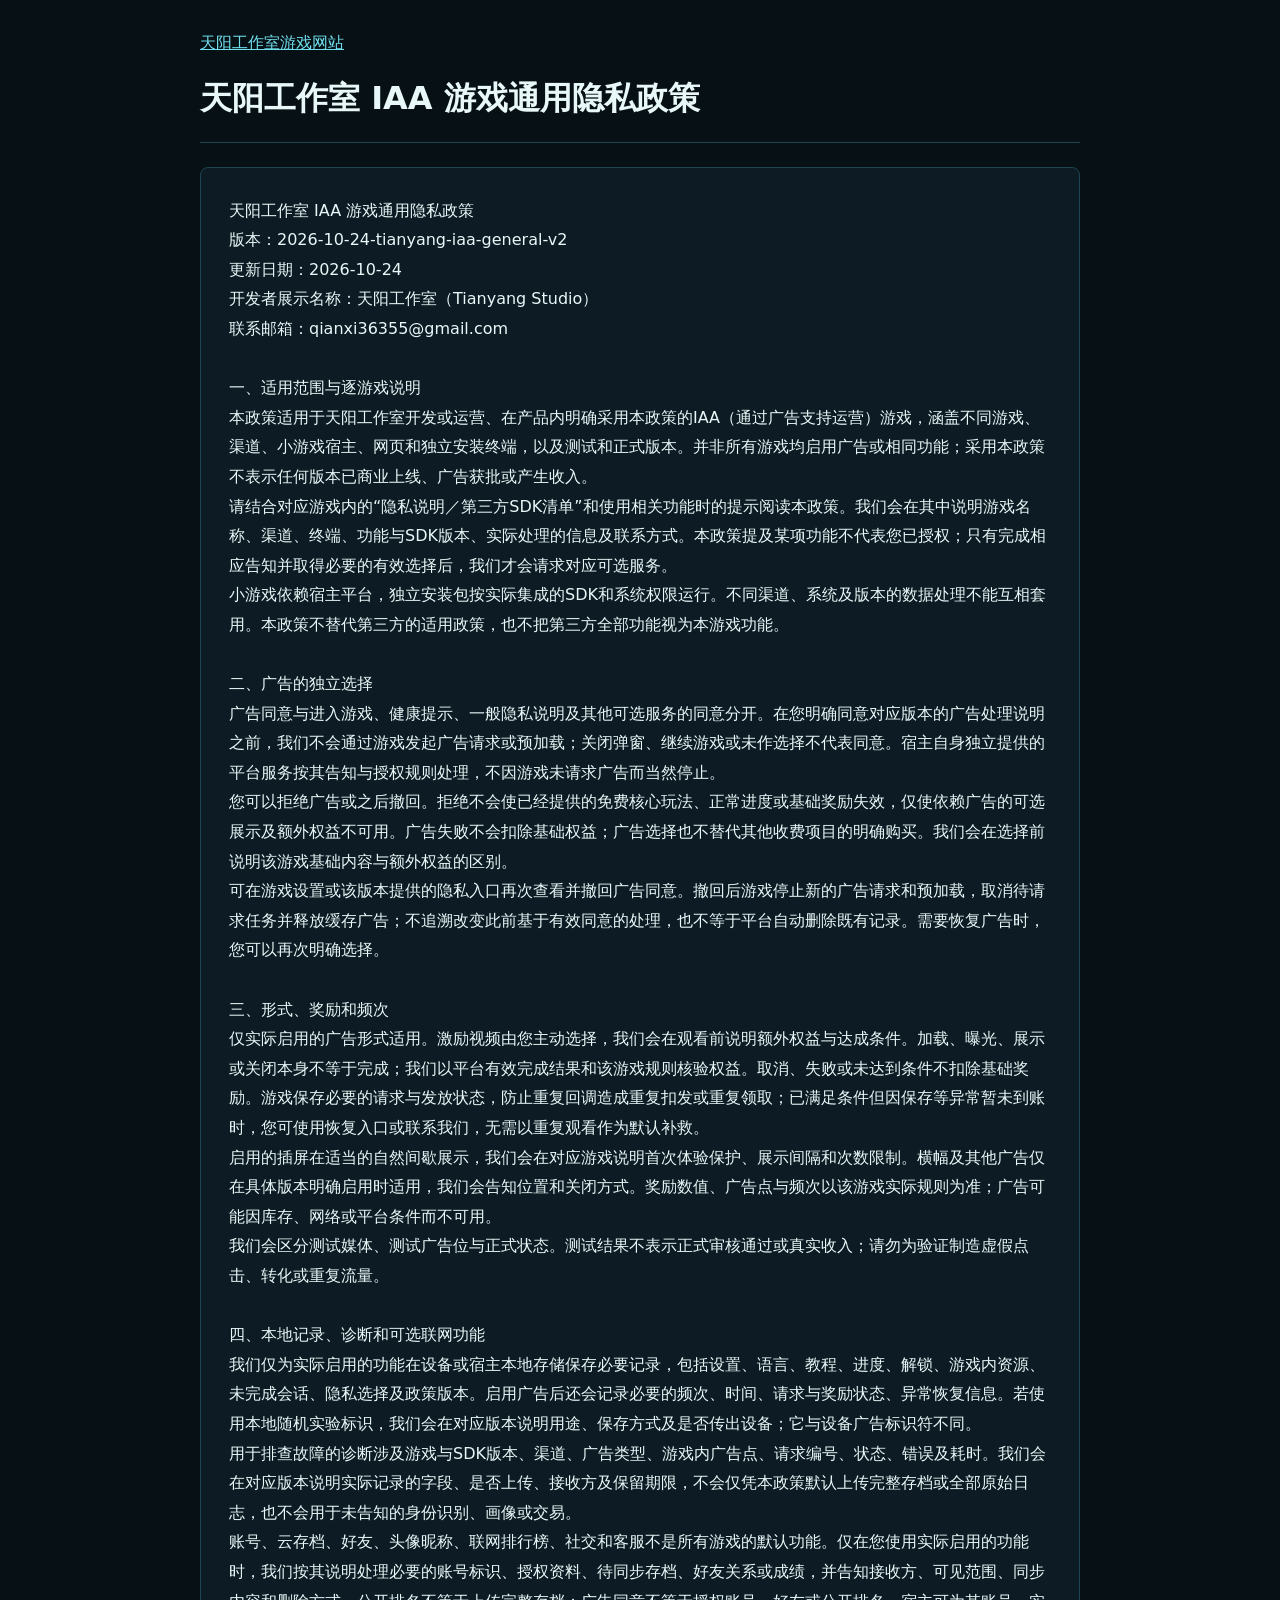
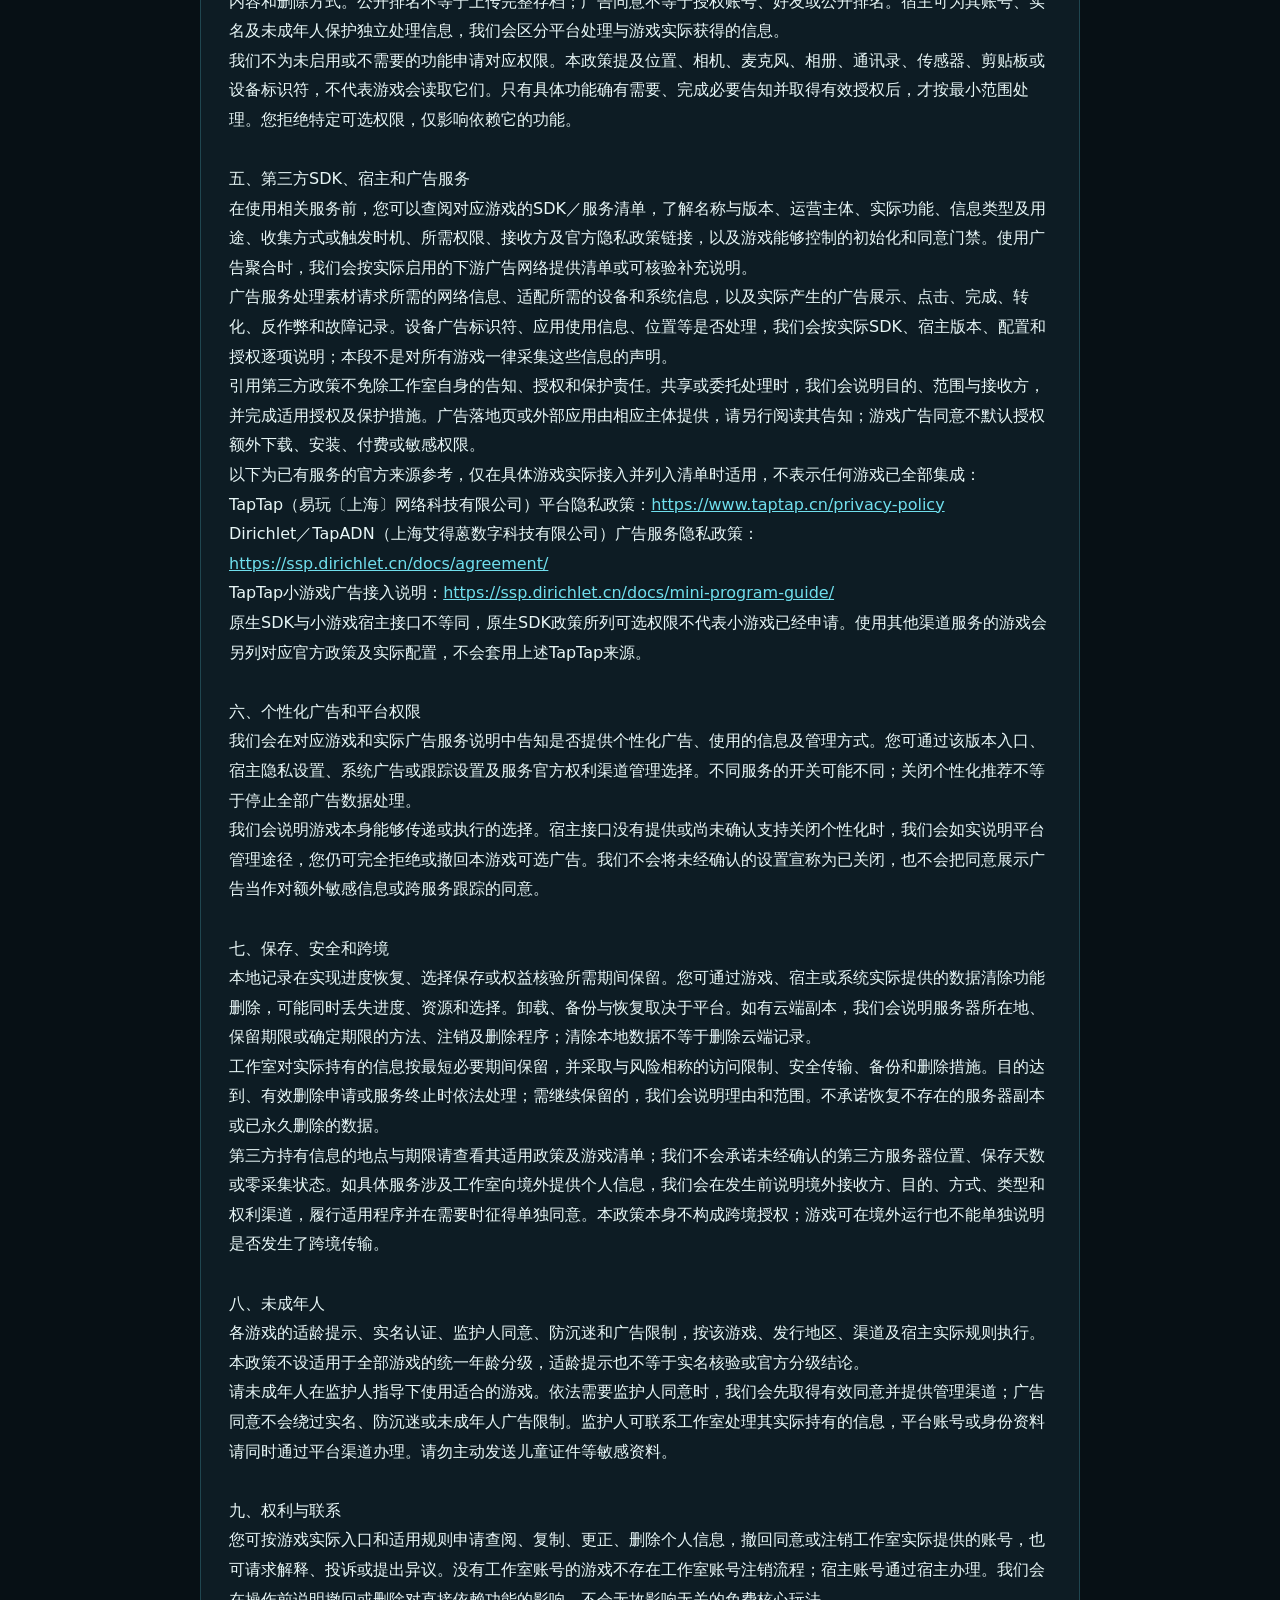
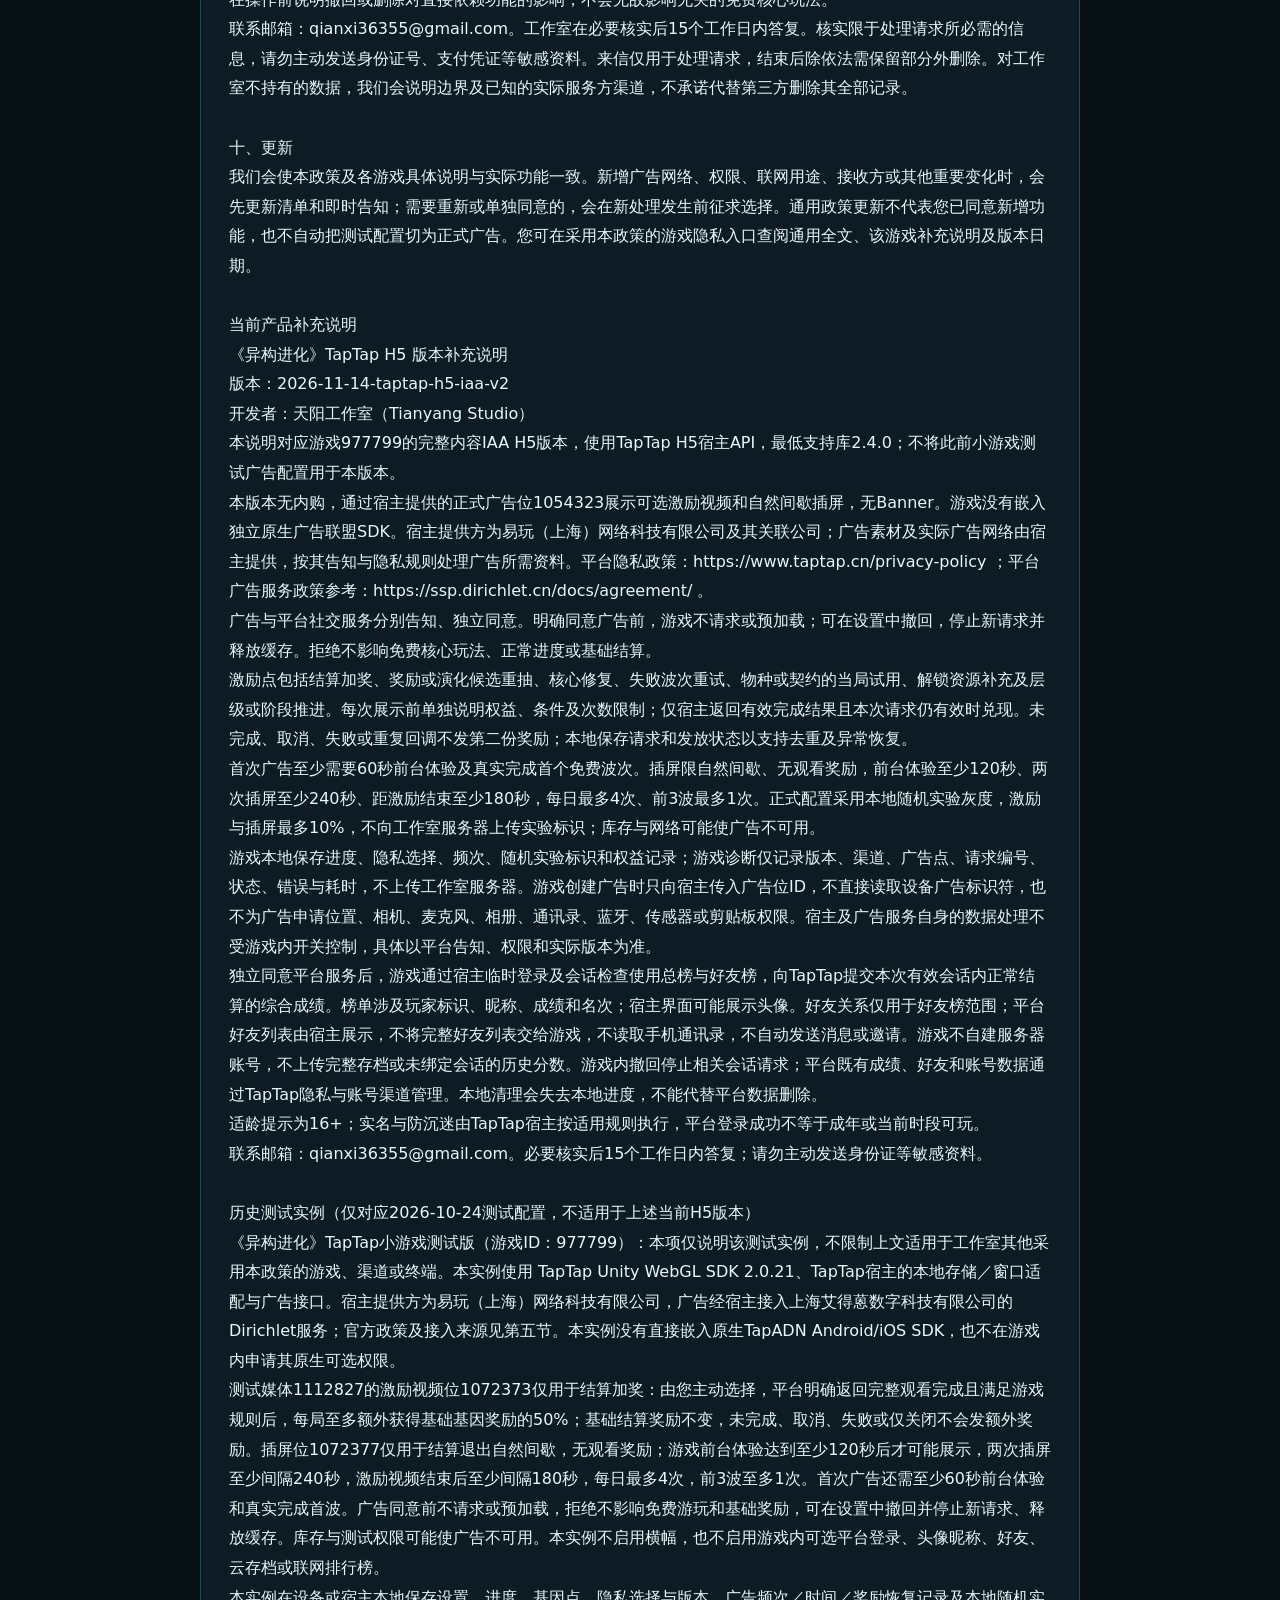
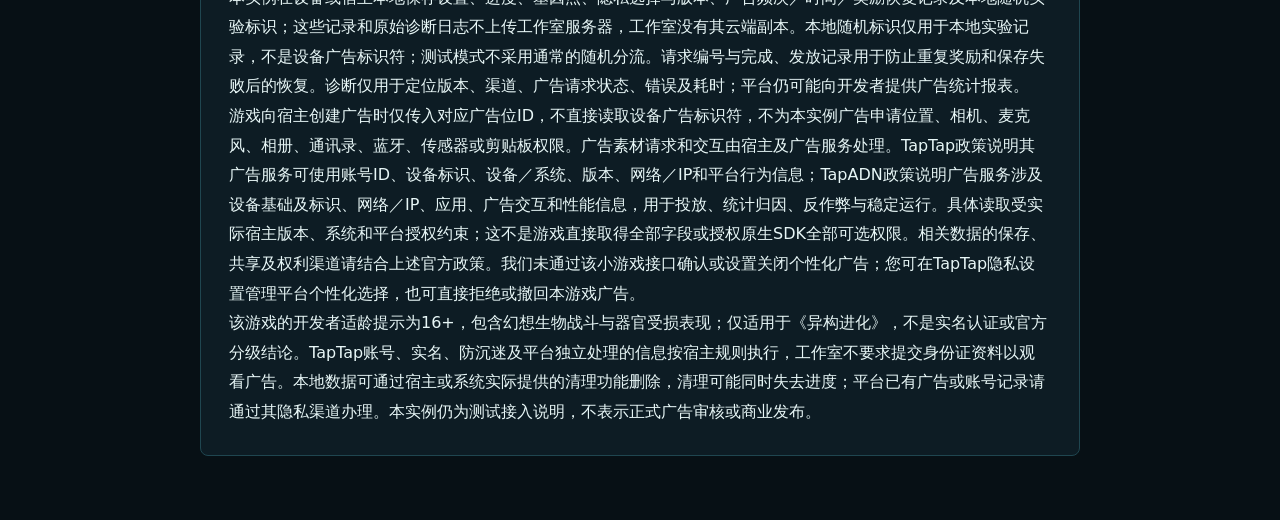
<file: taptap-minigame-ad-test.html>
<!doctype html>
<html lang="zh-CN">
<head>
<meta charset="utf-8">
<meta name="viewport" content="width=device-width, initial-scale=1">
<title>天阳工作室 IAA 游戏通用隐私政策</title>
<meta name="description" content="天阳工作室采用本政策的IAA游戏共同隐私规则，须结合具体游戏、渠道、SDK清单及即时告知阅读。">
<link rel="canonical" href="https://undead36355.github.io/hetero-genesis-site/taptap-minigame-ad-test.html">
<style>
:root { color-scheme: dark; background: #071015; color: #e8f7f7; }
body { margin: 0; font: 16px/1.85 system-ui, -apple-system, BlinkMacSystemFont, "Segoe UI", sans-serif; }
main { box-sizing: border-box; max-width: 920px; margin: 0 auto; padding: 28px 20px 64px; }
a { color: #70dfed; overflow-wrap: anywhere; }
header { padding-bottom: 20px; border-bottom: 1px solid #1f4650; margin-bottom: 24px; }
h1 { margin: 16px 0 0; font-size: clamp(1.4rem, 4vw, 2rem); line-height: 1.5; }
article { background: #0d1c24; border: 1px solid #1f4650; border-radius: 8px; padding: clamp(16px, 4vw, 28px); }
pre { white-space: pre-wrap; overflow-wrap: anywhere; margin: 0; font: inherit; }
</style>
</head>
<body><main>
<header><a href="./">天阳工作室游戏网站</a><h1>天阳工作室 IAA 游戏通用隐私政策</h1></header>
<article aria-label="隐私政策全文"><pre>天阳工作室 IAA 游戏通用隐私政策
版本：2026-10-24-tianyang-iaa-general-v2
更新日期：2026-10-24
开发者展示名称：天阳工作室（Tianyang Studio）
联系邮箱：qianxi36355@gmail.com

一、适用范围与逐游戏说明
本政策适用于天阳工作室开发或运营、在产品内明确采用本政策的IAA（通过广告支持运营）游戏，涵盖不同游戏、渠道、小游戏宿主、网页和独立安装终端，以及测试和正式版本。并非所有游戏均启用广告或相同功能；采用本政策不表示任何版本已商业上线、广告获批或产生收入。
请结合对应游戏内的“隐私说明／第三方SDK清单”和使用相关功能时的提示阅读本政策。我们会在其中说明游戏名称、渠道、终端、功能与SDK版本、实际处理的信息及联系方式。本政策提及某项功能不代表您已授权；只有完成相应告知并取得必要的有效选择后，我们才会请求对应可选服务。
小游戏依赖宿主平台，独立安装包按实际集成的SDK和系统权限运行。不同渠道、系统及版本的数据处理不能互相套用。本政策不替代第三方的适用政策，也不把第三方全部功能视为本游戏功能。

二、广告的独立选择
广告同意与进入游戏、健康提示、一般隐私说明及其他可选服务的同意分开。在您明确同意对应版本的广告处理说明之前，我们不会通过游戏发起广告请求或预加载；关闭弹窗、继续游戏或未作选择不代表同意。宿主自身独立提供的平台服务按其告知与授权规则处理，不因游戏未请求广告而当然停止。
您可以拒绝广告或之后撤回。拒绝不会使已经提供的免费核心玩法、正常进度或基础奖励失效，仅使依赖广告的可选展示及额外权益不可用。广告失败不会扣除基础权益；广告选择也不替代其他收费项目的明确购买。我们会在选择前说明该游戏基础内容与额外权益的区别。
可在游戏设置或该版本提供的隐私入口再次查看并撤回广告同意。撤回后游戏停止新的广告请求和预加载，取消待请求任务并释放缓存广告；不追溯改变此前基于有效同意的处理，也不等于平台自动删除既有记录。需要恢复广告时，您可以再次明确选择。

三、形式、奖励和频次
仅实际启用的广告形式适用。激励视频由您主动选择，我们会在观看前说明额外权益与达成条件。加载、曝光、展示或关闭本身不等于完成；我们以平台有效完成结果和该游戏规则核验权益。取消、失败或未达到条件不扣除基础奖励。游戏保存必要的请求与发放状态，防止重复回调造成重复扣发或重复领取；已满足条件但因保存等异常暂未到账时，您可使用恢复入口或联系我们，无需以重复观看作为默认补救。
启用的插屏在适当的自然间歇展示，我们会在对应游戏说明首次体验保护、展示间隔和次数限制。横幅及其他广告仅在具体版本明确启用时适用，我们会告知位置和关闭方式。奖励数值、广告点与频次以该游戏实际规则为准；广告可能因库存、网络或平台条件而不可用。
我们会区分测试媒体、测试广告位与正式状态。测试结果不表示正式审核通过或真实收入；请勿为验证制造虚假点击、转化或重复流量。

四、本地记录、诊断和可选联网功能
我们仅为实际启用的功能在设备或宿主本地存储保存必要记录，包括设置、语言、教程、进度、解锁、游戏内资源、未完成会话、隐私选择及政策版本。启用广告后还会记录必要的频次、时间、请求与奖励状态、异常恢复信息。若使用本地随机实验标识，我们会在对应版本说明用途、保存方式及是否传出设备；它与设备广告标识符不同。
用于排查故障的诊断涉及游戏与SDK版本、渠道、广告类型、游戏内广告点、请求编号、状态、错误及耗时。我们会在对应版本说明实际记录的字段、是否上传、接收方及保留期限，不会仅凭本政策默认上传完整存档或全部原始日志，也不会用于未告知的身份识别、画像或交易。
账号、云存档、好友、头像昵称、联网排行榜、社交和客服不是所有游戏的默认功能。仅在您使用实际启用的功能时，我们按其说明处理必要的账号标识、授权资料、待同步存档、好友关系或成绩，并告知接收方、可见范围、同步内容和删除方式。公开排名不等于上传完整存档；广告同意不等于授权账号、好友或公开排名。宿主可为其账号、实名及未成年人保护独立处理信息，我们会区分平台处理与游戏实际获得的信息。
我们不为未启用或不需要的功能申请对应权限。本政策提及位置、相机、麦克风、相册、通讯录、传感器、剪贴板或设备标识符，不代表游戏会读取它们。只有具体功能确有需要、完成必要告知并取得有效授权后，才按最小范围处理。您拒绝特定可选权限，仅影响依赖它的功能。

五、第三方SDK、宿主和广告服务
在使用相关服务前，您可以查阅对应游戏的SDK／服务清单，了解名称与版本、运营主体、实际功能、信息类型及用途、收集方式或触发时机、所需权限、接收方及官方隐私政策链接，以及游戏能够控制的初始化和同意门禁。使用广告聚合时，我们会按实际启用的下游广告网络提供清单或可核验补充说明。
广告服务处理素材请求所需的网络信息、适配所需的设备和系统信息，以及实际产生的广告展示、点击、完成、转化、反作弊和故障记录。设备广告标识符、应用使用信息、位置等是否处理，我们会按实际SDK、宿主版本、配置和授权逐项说明；本段不是对所有游戏一律采集这些信息的声明。
引用第三方政策不免除工作室自身的告知、授权和保护责任。共享或委托处理时，我们会说明目的、范围与接收方，并完成适用授权及保护措施。广告落地页或外部应用由相应主体提供，请另行阅读其告知；游戏广告同意不默认授权额外下载、安装、付费或敏感权限。
以下为已有服务的官方来源参考，仅在具体游戏实际接入并列入清单时适用，不表示任何游戏已全部集成：
TapTap（易玩〔上海〕网络科技有限公司）平台隐私政策：<a href="https://www.taptap.cn/privacy-policy" rel="noopener noreferrer">https://www.taptap.cn/privacy-policy</a>
Dirichlet／TapADN（上海艾得蒽数字科技有限公司）广告服务隐私政策：<a href="https://ssp.dirichlet.cn/docs/agreement/" rel="noopener noreferrer">https://ssp.dirichlet.cn/docs/agreement/</a>
TapTap小游戏广告接入说明：<a href="https://ssp.dirichlet.cn/docs/mini-program-guide/" rel="noopener noreferrer">https://ssp.dirichlet.cn/docs/mini-program-guide/</a>
原生SDK与小游戏宿主接口不等同，原生SDK政策所列可选权限不代表小游戏已经申请。使用其他渠道服务的游戏会另列对应官方政策及实际配置，不会套用上述TapTap来源。

六、个性化广告和平台权限
我们会在对应游戏和实际广告服务说明中告知是否提供个性化广告、使用的信息及管理方式。您可通过该版本入口、宿主隐私设置、系统广告或跟踪设置及服务官方权利渠道管理选择。不同服务的开关可能不同；关闭个性化推荐不等于停止全部广告数据处理。
我们会说明游戏本身能够传递或执行的选择。宿主接口没有提供或尚未确认支持关闭个性化时，我们会如实说明平台管理途径，您仍可完全拒绝或撤回本游戏可选广告。我们不会将未经确认的设置宣称为已关闭，也不会把同意展示广告当作对额外敏感信息或跨服务跟踪的同意。

七、保存、安全和跨境
本地记录在实现进度恢复、选择保存或权益核验所需期间保留。您可通过游戏、宿主或系统实际提供的数据清除功能删除，可能同时丢失进度、资源和选择。卸载、备份与恢复取决于平台。如有云端副本，我们会说明服务器所在地、保留期限或确定期限的方法、注销及删除程序；清除本地数据不等于删除云端记录。
工作室对实际持有的信息按最短必要期间保留，并采取与风险相称的访问限制、安全传输、备份和删除措施。目的达到、有效删除申请或服务终止时依法处理；需继续保留的，我们会说明理由和范围。不承诺恢复不存在的服务器副本或已永久删除的数据。
第三方持有信息的地点与期限请查看其适用政策及游戏清单；我们不会承诺未经确认的第三方服务器位置、保存天数或零采集状态。如具体服务涉及工作室向境外提供个人信息，我们会在发生前说明境外接收方、目的、方式、类型和权利渠道，履行适用程序并在需要时征得单独同意。本政策本身不构成跨境授权；游戏可在境外运行也不能单独说明是否发生了跨境传输。

八、未成年人
各游戏的适龄提示、实名认证、监护人同意、防沉迷和广告限制，按该游戏、发行地区、渠道及宿主实际规则执行。本政策不设适用于全部游戏的统一年龄分级，适龄提示也不等于实名核验或官方分级结论。
请未成年人在监护人指导下使用适合的游戏。依法需要监护人同意时，我们会先取得有效同意并提供管理渠道；广告同意不会绕过实名、防沉迷或未成年人广告限制。监护人可联系工作室处理其实际持有的信息，平台账号或身份资料请同时通过平台渠道办理。请勿主动发送儿童证件等敏感资料。

九、权利与联系
您可按游戏实际入口和适用规则申请查阅、复制、更正、删除个人信息，撤回同意或注销工作室实际提供的账号，也可请求解释、投诉或提出异议。没有工作室账号的游戏不存在工作室账号注销流程；宿主账号通过宿主办理。我们会在操作前说明撤回或删除对直接依赖功能的影响，不会无故影响无关的免费核心玩法。
联系邮箱：qianxi36355@gmail.com。工作室在必要核实后15个工作日内答复。核实限于处理请求所必需的信息，请勿主动发送身份证号、支付凭证等敏感资料。来信仅用于处理请求，结束后除依法需保留部分外删除。对工作室不持有的数据，我们会说明边界及已知的实际服务方渠道，不承诺代替第三方删除其全部记录。

十、更新
我们会使本政策及各游戏具体说明与实际功能一致。新增广告网络、权限、联网用途、接收方或其他重要变化时，会先更新清单和即时告知；需要重新或单独同意的，会在新处理发生前征求选择。通用政策更新不代表您已同意新增功能，也不自动把测试配置切为正式广告。您可在采用本政策的游戏隐私入口查阅通用全文、该游戏补充说明及版本日期。

当前产品补充说明
《异构进化》TapTap H5 版本补充说明
版本：2026-11-14-taptap-h5-iaa-v2
开发者：天阳工作室（Tianyang Studio）
本说明对应游戏977799的完整内容IAA H5版本，使用TapTap H5宿主API，最低支持库2.4.0；不将此前小游戏测试广告配置用于本版本。
本版本无内购，通过宿主提供的正式广告位1054323展示可选激励视频和自然间歇插屏，无Banner。游戏没有嵌入独立原生广告联盟SDK。宿主提供方为易玩（上海）网络科技有限公司及其关联公司；广告素材及实际广告网络由宿主提供，按其告知与隐私规则处理广告所需资料。平台隐私政策：https://www.taptap.cn/privacy-policy ；平台广告服务政策参考：https://ssp.dirichlet.cn/docs/agreement/ 。
广告与平台社交服务分别告知、独立同意。明确同意广告前，游戏不请求或预加载；可在设置中撤回，停止新请求并释放缓存。拒绝不影响免费核心玩法、正常进度或基础结算。
激励点包括结算加奖、奖励或演化候选重抽、核心修复、失败波次重试、物种或契约的当局试用、解锁资源补充及层级或阶段推进。每次展示前单独说明权益、条件及次数限制；仅宿主返回有效完成结果且本次请求仍有效时兑现。未完成、取消、失败或重复回调不发第二份奖励；本地保存请求和发放状态以支持去重及异常恢复。
首次广告至少需要60秒前台体验及真实完成首个免费波次。插屏限自然间歇、无观看奖励，前台体验至少120秒、两次插屏至少240秒、距激励结束至少180秒，每日最多4次、前3波最多1次。正式配置采用本地随机实验灰度，激励与插屏最多10%，不向工作室服务器上传实验标识；库存与网络可能使广告不可用。
游戏本地保存进度、隐私选择、频次、随机实验标识和权益记录；游戏诊断仅记录版本、渠道、广告点、请求编号、状态、错误与耗时，不上传工作室服务器。游戏创建广告时只向宿主传入广告位ID，不直接读取设备广告标识符，也不为广告申请位置、相机、麦克风、相册、通讯录、蓝牙、传感器或剪贴板权限。宿主及广告服务自身的数据处理不受游戏内开关控制，具体以平台告知、权限和实际版本为准。
独立同意平台服务后，游戏通过宿主临时登录及会话检查使用总榜与好友榜，向TapTap提交本次有效会话内正常结算的综合成绩。榜单涉及玩家标识、昵称、成绩和名次；宿主界面可能展示头像。好友关系仅用于好友榜范围；平台好友列表由宿主展示，不将完整好友列表交给游戏，不读取手机通讯录，不自动发送消息或邀请。游戏不自建服务器账号，不上传完整存档或未绑定会话的历史分数。游戏内撤回停止相关会话请求；平台既有成绩、好友和账号数据通过TapTap隐私与账号渠道管理。本地清理会失去本地进度，不能代替平台数据删除。
适龄提示为16+；实名与防沉迷由TapTap宿主按适用规则执行，平台登录成功不等于成年或当前时段可玩。
联系邮箱：qianxi36355@gmail.com。必要核实后15个工作日内答复；请勿主动发送身份证等敏感资料。

历史测试实例（仅对应2026-10-24测试配置，不适用于上述当前H5版本）
《异构进化》TapTap小游戏测试版（游戏ID：977799）：本项仅说明该测试实例，不限制上文适用于工作室其他采用本政策的游戏、渠道或终端。本实例使用 TapTap Unity WebGL SDK 2.0.21、TapTap宿主的本地存储／窗口适配与广告接口。宿主提供方为易玩（上海）网络科技有限公司，广告经宿主接入上海艾得蒽数字科技有限公司的Dirichlet服务；官方政策及接入来源见第五节。本实例没有直接嵌入原生TapADN Android/iOS SDK，也不在游戏内申请其原生可选权限。
测试媒体1112827的激励视频位1072373仅用于结算加奖：由您主动选择，平台明确返回完整观看完成且满足游戏规则后，每局至多额外获得基础基因奖励的50%；基础结算奖励不变，未完成、取消、失败或仅关闭不会发额外奖励。插屏位1072377仅用于结算退出自然间歇，无观看奖励；游戏前台体验达到至少120秒后才可能展示，两次插屏至少间隔240秒，激励视频结束后至少间隔180秒，每日最多4次，前3波至多1次。首次广告还需至少60秒前台体验和真实完成首波。广告同意前不请求或预加载，拒绝不影响免费游玩和基础奖励，可在设置中撤回并停止新请求、释放缓存。库存与测试权限可能使广告不可用。本实例不启用横幅，也不启用游戏内可选平台登录、头像昵称、好友、云存档或联网排行榜。
本实例在设备或宿主本地保存设置、进度、基因点、隐私选择与版本、广告频次／时间／奖励恢复记录及本地随机实验标识；这些记录和原始诊断日志不上传工作室服务器，工作室没有其云端副本。本地随机标识仅用于本地实验记录，不是设备广告标识符；测试模式不采用通常的随机分流。请求编号与完成、发放记录用于防止重复奖励和保存失败后的恢复。诊断仅用于定位版本、渠道、广告请求状态、错误及耗时；平台仍可能向开发者提供广告统计报表。
游戏向宿主创建广告时仅传入对应广告位ID，不直接读取设备广告标识符，不为本实例广告申请位置、相机、麦克风、相册、通讯录、蓝牙、传感器或剪贴板权限。广告素材请求和交互由宿主及广告服务处理。TapTap政策说明其广告服务可使用账号ID、设备标识、设备／系统、版本、网络／IP和平台行为信息；TapADN政策说明广告服务涉及设备基础及标识、网络／IP、应用、广告交互和性能信息，用于投放、统计归因、反作弊与稳定运行。具体读取受实际宿主版本、系统和平台授权约束；这不是游戏直接取得全部字段或授权原生SDK全部可选权限。相关数据的保存、共享及权利渠道请结合上述官方政策。我们未通过该小游戏接口确认或设置关闭个性化广告；您可在TapTap隐私设置管理平台个性化选择，也可直接拒绝或撤回本游戏广告。
该游戏的开发者适龄提示为16+，包含幻想生物战斗与器官受损表现；仅适用于《异构进化》，不是实名认证或官方分级结论。TapTap账号、实名、防沉迷及平台独立处理的信息按宿主规则执行，工作室不要求提交身份证资料以观看广告。本地数据可通过宿主或系统实际提供的清理功能删除，清理可能同时失去进度；平台已有广告或账号记录请通过其隐私渠道办理。本实例仍为测试接入说明，不表示正式广告审核或商业发布。
</pre></article>
</main></body>
</html>
</file>
<file: assets/studio/portal.css>
/* Tianyang Studio / public portal / 2026-11-11 */
:root{--paper:#f1efe8;--ink:#183033;--deep:#081d23;--muted:#657575;--coral:#d8563f;--sea:#b4d9cf;--line:rgba(24,48,51,.18);--sans:system-ui,-apple-system,"Segoe UI","Microsoft YaHei","PingFang SC",sans-serif;--serif:Georgia,"Times New Roman","Songti SC",SimSun,serif}
html{scroll-behavior:smooth;scroll-padding-top:90px}body.portal-home{margin:0;background:var(--paper);color:var(--ink);font:16px/1.7 var(--sans);-webkit-font-smoothing:antialiased}body.portal-home *{box-sizing:border-box}.portal-home h1,.portal-home h2,.portal-home h3,.portal-home p,.portal-home figure{margin:0}.portal-home a{color:inherit;text-decoration:none}.portal-home button{font:inherit;cursor:pointer}.portal-home img{display:block;width:100%;height:auto}.portal-home ::selection{background:#d8563f;color:white}.portal-home :focus-visible,.masthead :focus-visible{outline:3px solid var(--coral);outline-offset:5px}.portal-home button:disabled{cursor:default}.portal-home [hidden]{display:none!important}
html[data-lang=zh] .en,html[data-lang=en] .zh{display:none!important}.container{width:min(1376px,calc(100% - 104px));margin-inline:auto}.portal-skip{position:fixed;z-index:100;top:-80px;left:20px;padding:12px 20px;background:var(--paper);color:var(--ink)}.portal-skip:focus{top:12px}
.masthead{height:88px;padding:0 52px;display:flex;align-items:center;gap:35px;position:absolute;inset:0 0 auto;z-index:20;color:#f4f2e9;border-bottom:1px solid #ffffff2b;font-family:var(--sans)}.studio-brand{display:flex;gap:14px;align-items:center;text-decoration:none!important;color:inherit!important;margin-right:auto}.studio-mark{width:35px;height:35px;flex:0 0 35px}.brand-type{display:flex;flex-direction:column;gap:3px;line-height:1.1}.brand-type b{font-weight:600;font-size:19px;letter-spacing:.13em}.brand-type small{font-size:8px;letter-spacing:.21em;font-weight:500}.masthead nav{display:flex;align-items:center;gap:32px}.masthead nav a{font-size:12px;color:inherit;text-decoration:none;transition:opacity .2s}.masthead nav a:hover{opacity:.65}.language-button,.motion-button{color:inherit;background:transparent;border:1px solid #ffffff50;border-radius:0;padding:8px 12px;font:11px/1.2 var(--sans)}.language-button:hover{background:#ffffff15}.motion-button{border:0;font-size:11px;padding:8px 0}.motion-button[aria-pressed=true]{text-decoration:line-through}.mobile-nav{display:none;color:inherit;border:1px solid #ffffff60;background:none;padding:9px 11px;font-size:12px}
.portal-hero{position:relative;min-height:min(940px,100svh);height:850px;max-height:1100px;background:var(--deep);color:#f7f4e9;isolation:isolate;overflow:hidden}.hero-backdrop{position:absolute;inset:0;z-index:-3;background:#0a3138}.hero-backdrop img{height:100%;object-fit:cover;object-position:58% center;filter:saturate(.8);animation:hero-drift 24s ease-in-out infinite alternate}.portal-hero::before{content:"";position:absolute;inset:0;z-index:-2;background:linear-gradient(90deg,rgba(3,21,28,.88),rgba(3,21,28,.5) 50%,rgba(3,21,28,.08)),linear-gradient(0deg,#071c24b3,transparent 35%)}.hero-grain{position:absolute;inset:0;z-index:-1;opacity:.12;background-image:url("data:image/svg+xml,%3Csvg viewBox='0 0 160 160' xmlns='http://www.w3.org/2000/svg'%3E%3Cfilter id='n'%3E%3CfeTurbulence type='fractalNoise' baseFrequency='.8' numOctaves='3' stitchTiles='stitch'/%3E%3C/filter%3E%3Crect width='100%25' height='100%25' opacity='.5' filter='url(%23n)'/%3E%3C/svg%3E");pointer-events:none}.current-canvas{position:absolute;inset:0;z-index:-1;width:100%;height:100%;pointer-events:none}.hero-content{padding-top:clamp(150px,22vh,230px);padding-bottom:210px;position:relative}.eyeline{display:flex;align-items:center;gap:12px;font:11px/1.6 var(--sans);letter-spacing:.18em;text-transform:uppercase}.eyeline::before{content:"";width:28px;height:1px;background:currentColor}.hero-content .eyeline{color:#c4d9d6;margin-bottom:28px}.portal-hero h1{font-size:clamp(52px,5.7vw,96px);font-weight:500;line-height:1.22;letter-spacing:-.065em;max-width:1000px;text-wrap:balance}.portal-hero h1 em{font-style:normal;color:#a9d9cb}.portal-hero h1 .en{font:400 clamp(60px,6.9vw,112px)/1.06 var(--serif);letter-spacing:-.045em}.hero-description{max-width:430px;font-size:14px;line-height:1.9;color:#c4d2d2;margin-top:30px!important}.hero-actions{display:flex;align-items:center;gap:30px;margin-top:34px}.pill-link{display:inline-flex;align-items:center;justify-content:space-between;gap:34px;background:var(--paper);color:var(--ink)!important;min-height:52px;padding:12px 23px;font-size:13px;border:0;transition:background .2s,transform .25s}.pill-link:hover{background:var(--sea);transform:translateY(-3px)}.pill-link .arrow{font-size:22px;line-height:1}.plain-link{font-size:12px;border-bottom:1px solid currentColor;padding-bottom:5px;display:inline-flex;gap:18px;align-items:center}.hero-bottom{position:absolute;bottom:0;left:52px;right:52px;display:grid;grid-template-columns:1fr 1fr;gap:60px;align-items:end;padding-bottom:28px}.hero-signoff{font-size:10px;letter-spacing:.19em;color:#c0d0d0}.hero-signoff strong{font-family:var(--serif);font-weight:400;font-size:clamp(45px,5.4vw,80px);letter-spacing:-.035em;line-height:1;display:block;color:#f4f2e9;margin-bottom:17px}.spotlight{display:grid;grid-template-columns:136px 1fr 36px;align-items:center;gap:18px;padding:15px;border:1px solid #ffffff50;background:#0a2630a8;backdrop-filter:blur(14px);max-width:490px;justify-self:end;text-align:left;width:100%;color:inherit;text-decoration:none!important;transition:border-color .2s,transform .3s}.spotlight:hover{border-color:var(--sea);transform:translateY(-4px)}.spotlight img{width:136px;height:82px;object-fit:cover}.spotlight small{display:block;font-size:9px;letter-spacing:.14em;color:#b6d4c9;margin-bottom:4px}.spotlight b{font-size:14px;font-weight:500}.spotlight .spotlight-arrow{font-size:24px}.hero-scroll-label{position:absolute;right:32px;top:47%;writing-mode:vertical-rl;font-size:9px;letter-spacing:.25em;color:#d3e2dd}
.section-top{display:flex;align-items:flex-end;justify-content:space-between;gap:50px;margin-bottom:45px}.section-top h2{font-size:clamp(34px,3.8vw,58px);line-height:1.25;font-weight:500;letter-spacing:-.045em}.section-top h2 .en{font-family:var(--serif);font-weight:400}.section-top .eyeline{font-size:10px;color:var(--muted);margin-bottom:21px}.section-top>p{max-width:340px;font-size:13px;color:var(--muted);line-height:1.85}.works-section{padding:110px 0 105px}.work-grid{display:grid;grid-template-columns:1.15fr 1fr;gap:32px;align-items:start}.game-card:nth-child(2){padding-top:116px}.game-media{position:relative;display:block;background:#122e36;overflow:hidden;aspect-ratio:1.6}.game-media img{height:100%;object-fit:cover;transition:transform .85s cubic-bezier(.2,.65,.3,1),filter .6s}.game-media:hover img{transform:scale(1.045);filter:saturate(1.1)}.game-card:nth-child(2) .game-media{aspect-ratio:1.34}.game-media .media-label{position:absolute;top:17px;left:17px;padding:6px 10px;color:white;background:#0a2630bf;backdrop-filter:blur(8px);font-size:9px;letter-spacing:.1em;border:1px solid #ffffff35}.media-open{position:absolute;bottom:17px;right:17px;background:var(--paper);width:44px;height:44px;display:grid;place-items:center;font-size:23px;color:var(--ink);transition:transform .3s}.game-media:hover .media-open{transform:rotate(-45deg)}.card-topline{display:flex;justify-content:space-between;gap:16px;border-bottom:1px solid var(--line);padding:22px 0 15px;font-size:10px;letter-spacing:.1em;color:var(--muted)}.availability{display:inline-flex;align-items:center;gap:7px}.availability::before{content:"";display:inline-block;width:6px;height:6px;border-radius:50%;background:var(--coral)}.availability.dev::before{background:#537b78}.game-card h3{font-weight:500;font-size:clamp(28px,2.6vw,40px);letter-spacing:-.035em;margin-top:20px;line-height:1.2}.game-card h3 small{display:block;font-size:10px;font-weight:400;letter-spacing:.14em;margin-top:11px;color:var(--muted)}.game-card .summary{font-size:13px;color:var(--muted);max-width:480px;line-height:1.9;margin-top:20px}.card-actions{display:flex;flex-wrap:wrap;align-items:center;gap:26px;margin-top:26px}.card-actions a,.card-actions button{display:inline-flex;align-items:center;gap:16px;color:var(--ink);font-size:12px;padding:0 0 5px;border:0;border-bottom:1px solid var(--ink);background:none}.card-actions a:hover,.card-actions button:hover{color:var(--coral);border-color:var(--coral)}.work-footnote{margin-top:55px!important;padding-top:22px;border-top:1px solid var(--line);font-size:11px;color:var(--muted);display:flex;justify-content:space-between;gap:20px}.work-footnote a{text-decoration:underline}
.studio-section{background:var(--ink);color:var(--paper);padding:105px 0;position:relative;overflow:hidden}.studio-orbit{position:absolute;width:650px;height:650px;left:-240px;top:75px;opacity:.15;pointer-events:none}.studio-orbit circle{fill:none;stroke:var(--sea);stroke-width:.6}.studio-layout{display:grid;grid-template-columns:1fr 1fr;gap:100px;position:relative}.studio-copy .eyeline{font-size:10px;color:var(--sea);margin-bottom:28px}.studio-copy h2{font-size:clamp(34px,4vw,64px);line-height:1.35;letter-spacing:-.045em;font-weight:400}.studio-copy h2 .en{font-family:var(--serif);line-height:1.1}.studio-copy>p:last-child{max-width:420px;font-size:14px;line-height:1.95;color:#bccdc7;margin-top:28px}.approach-item{display:grid;grid-template-columns:36px 1fr;gap:16px;border-top:1px solid #ffffff25;padding:27px 0}.approach-item:last-child{border-bottom:1px solid #ffffff25}.approach-item .number{color:var(--sea);font:italic 16px var(--serif)}.approach-item h3{font-size:18px;line-height:1.4;font-weight:500}.approach-item p{font-size:12px;line-height:1.9;color:#b1c7bf;margin-top:10px}.studio-mini{display:flex;gap:27px;flex-wrap:wrap;margin-top:38px;font-size:10px;letter-spacing:.15em;color:#b1c7bf}
.contact-section{padding:100px 0 85px}.contact-layout{display:grid;grid-template-columns:1fr 1fr;gap:100px}.contact-copy .eyeline{font-size:10px;color:var(--muted);margin-bottom:24px}.contact-copy h2{font-size:clamp(38px,4.4vw,66px);line-height:1.25;letter-spacing:-.05em;font-weight:400}.contact-copy h2 .en{font-family:var(--serif)}.contact-copy p:last-child{color:var(--muted);font-size:13px;line-height:1.8;margin-top:24px;max-width:360px}.contact-list{margin-top:8px}.contact-list a{display:flex;justify-content:space-between;align-items:center;gap:18px;border-top:1px solid var(--line);padding:20px 0;font-size:13px}.contact-list a:last-child{border-bottom:1px solid var(--line)}.contact-list a span:last-child{font-size:19px;color:var(--coral);transition:transform .25s}.contact-list a:hover span:last-child{transform:translate(3px,-3px)}.contact-list small{display:block;font-size:9px;letter-spacing:.14em;color:var(--muted);margin-bottom:3px}.portal-footer{padding:26px 52px 30px;background:var(--paper);color:var(--ink);border-top:1px solid var(--line);font:10px/1.8 var(--sans)}.footer-main{display:flex;justify-content:space-between;gap:22px;flex-wrap:wrap}.footer-legal{display:flex;gap:20px;flex-wrap:wrap;margin-top:13px;font-size:10px;color:var(--muted)}.portal-footer a{color:inherit;text-decoration:none}.portal-footer a:hover{text-decoration:underline}
.media-dialog{border:0;padding:0;width:min(1080px,calc(100% - 40px));max-height:90svh;background:#071a20;color:white;overflow:auto}.media-dialog::backdrop{background:#041218e8;backdrop-filter:blur(12px)}.dialog-bar{display:flex;justify-content:space-between;align-items:center;padding:16px 20px;font-size:12px;border-bottom:1px solid #ffffff25}.dialog-close{background:none;color:white;border:1px solid #ffffff50;width:35px;height:35px;font-size:22px}.media-dialog video,.media-dialog img{display:block;width:100%;max-height:75svh;object-fit:contain}.media-dialog p{font-size:11px;color:#b2c5c1;padding:14px 20px}.portal-home.modal-open{overflow:hidden}.reveal{opacity:1;transform:none}.motion-ready .reveal:not(.visible){opacity:0;transform:translateY(24px)}.motion-ready .reveal{transition:opacity .85s,transform .85s cubic-bezier(.16,1,.3,1)}
/* Shared studio shell for the development page. */
.portal-detail .masthead{position:relative;background:var(--deep);border-color:#ffffff25}.portal-detail .studio-brand{font-family:var(--sans)}.portal-detail .game-hero{padding-top:65px}.portal-detail .game-title-row h1{font-family:var(--sans);letter-spacing:-.045em;line-height:1.2}.portal-detail .game-title-row .latin{font-family:var(--sans)}.portal-detail .game-hero-image{border:1px solid #ffffff25;overflow:hidden}.portal-detail .gallery-item{cursor:zoom-in}.portal-detail .gallery-item img{transition:filter .3s,transform .4s}.portal-detail .gallery-item:hover img{filter:brightness(1.12)}.portal-detail .portal-footer .footer-main{font-size:11px}.portal-detail .media-dialog{width:min(1300px,calc(100% - 40px))}.portal-detail .media-dialog img{height:auto;width:100%}.portal-detail .paper{border-radius:0}
@keyframes hero-drift{from{transform:scale(1.02)}to{transform:scale(1.08) translateX(-1%)}}
@media(min-width:1800px){.portal-hero{height:950px}.hero-content{padding-top:230px}}
@media(max-width:1050px){.container{width:calc(100% - 64px)}.masthead{padding-inline:32px;gap:22px}.masthead nav{gap:22px}.portal-hero h1{font-size:68px}.hero-content{padding-top:180px}.hero-bottom{left:32px;right:32px;gap:30px}.spotlight{grid-template-columns:100px 1fr 24px;gap:12px}.spotlight img{width:100px;height:70px}.hero-signoff strong{font-size:53px}.studio-layout,.contact-layout{gap:55px}.work-grid{gap:26px}.game-card:nth-child(2){padding-top:80px}.portal-footer{padding-inline:32px}}
@media(max-width:760px){.container{width:calc(100% - 40px)}.masthead{height:74px;padding:0 20px;gap:16px}.brand-type b{font-size:16px}.brand-type small{font-size:7px}.studio-mark{width:29px;height:29px;flex-basis:29px}.studio-brand{gap:10px}.masthead nav{position:absolute;top:73px;left:0;right:0;padding:24px;background:#0b252cee;border-bottom:1px solid #ffffff35;display:none;gap:30px}.masthead.nav-open nav{display:flex}.mobile-nav{display:block}.masthead>.language-button{padding:8px;font-size:10px}.portal-hero{height:auto;min-height:850px;max-height:none}.hero-content{padding-top:155px;padding-bottom:265px}.portal-hero h1{font-size:clamp(39px,7.1vw,58px);line-height:1.32;letter-spacing:-.065em}.portal-hero h1 .en{font-size:clamp(50px,9vw,76px)}.hero-content .eyeline{font-size:9px;margin-bottom:27px}.hero-description{font-size:13px;max-width:330px}.hero-actions{gap:22px;margin-top:30px}.hero-bottom{left:20px;right:20px;grid-template-columns:1fr;gap:25px;bottom:22px;padding:0}.hero-signoff strong{display:none}.hero-signoff{font-size:9px}.spotlight{max-width:none;grid-template-columns:94px 1fr 28px;padding:12px}.spotlight img{width:94px;height:64px}.spotlight b{font-size:12px}.hero-scroll-label{display:none}.hero-backdrop img{object-position:68% center;animation:none}.portal-hero::before{background:linear-gradient(90deg,#03151cdb,#03151c6e),linear-gradient(0deg,#071c24b3,transparent 40%)}.section-top{display:block;margin-bottom:30px}.section-top>p{margin-top:22px}.works-section{padding:65px 0}.work-grid{grid-template-columns:1fr;gap:52px}.game-card:nth-child(2){padding-top:0}.game-card:nth-child(2) .game-media{aspect-ratio:1.6}.card-topline{padding-top:17px}.game-card h3{font-size:31px}.game-card .summary{margin-top:17px}.work-footnote{margin-top:34px!important;flex-direction:column;gap:8px}.studio-section{padding:65px 0}.studio-layout,.contact-layout{grid-template-columns:1fr;gap:40px}.studio-orbit{width:500px;height:500px;left:-240px;top:20px}.studio-copy h2{font-size:40px}.studio-copy>p:last-child{font-size:13px}.approach-item{padding:23px 0}.contact-section{padding:65px 0}.contact-copy h2{font-size:45px}.contact-list a{font-size:12px}.portal-footer{padding:24px 20px}.footer-main{gap:10px}.footer-legal{gap:12px}.portal-detail .masthead nav{top:73px}.portal-detail .game-title-row h1{font-size:40px}.portal-detail .back-link{display:none}.portal-detail .game-hero{padding-top:38px}.media-dialog{width:calc(100% - 20px)}.dialog-bar{padding:12px;font-size:10px}}
@media(prefers-reduced-motion:reduce){html{scroll-behavior:auto}*,*::before,*::after{animation:none!important;transition:none!important}.motion-ready .reveal:not(.visible){opacity:1;transform:none}.current-canvas{display:none}}
html[data-motion=off]{scroll-behavior:auto}html[data-motion=off] *,html[data-motion=off] *::before,html[data-motion=off] *::after{animation:none!important;transition:none!important}html[data-motion=off] .current-canvas{display:none}html[data-motion=off] .reveal{opacity:1!important;transform:none!important}

.motion-setting{position:absolute;right:52px;bottom:28px}.portal-home{position:relative}.motion-setting .motion-button{color:#657575;border-bottom:1px solid #657575}.portal-home .portal-footer{padding-right:220px}.portal-detail{--ink:#ece6d8;--muted:#a4b5af;--line:rgba(236,230,216,.18);background:#081d23}.portal-detail .portal-footer{color:#183033;border-color:#18303330}.portal-detail .portal-footer .footer-legal{color:#657575}.gallery-zoom{display:block;width:100%;border:0;background:none;padding:0;cursor:zoom-in}.portal-detail.modal-open{overflow:hidden}.media-dialog [hidden]{display:none!important}.portal-detail .media-dialog img{max-height:75svh}.portal-detail .studio-brand{margin-right:auto}.portal-detail .gallery-zoom:focus-visible{outline:3px solid #d8563f;outline-offset:5px}@media(max-width:760px){.motion-setting{right:20px;bottom:24px}.portal-home .portal-footer{padding-right:20px;padding-bottom:66px}.portal-detail .game-title-row .latin{font-size:10px;letter-spacing:.13em}}
</file>
<file: assets/motion.css>
/* Tianyang / living currents. Native scrolling, progressive visual enhancement. */
:root{--fx-rgb:145,222,207;--fx-accent:#a5e5ce;--fx-ease:cubic-bezier(.16,1,.3,1)}
.fx-field.fx-refractive{mix-blend-mode:normal;opacity:1}.fx-stage[data-fx-visible=false] .fx-beams,.fx-stage[data-fx-visible=false] .fx-rings i{animation-play-state:paused}
body[data-world=hg1]{--fx-rgb:234,142,101;--fx-accent:#ec9b77}body[data-world=hg2]{--fx-rgb:132,225,215;--fx-accent:#9fe7d5}
.fx-stage{isolation:isolate;--fx-px:0;--fx-py:0;--fx-depth:0}.fx-field,.fx-beams,.fx-rings,.fx-vignette{position:absolute;inset:0;pointer-events:none;overflow:hidden}.fx-field{width:100%;height:100%;z-index:1;mix-blend-mode:screen;opacity:.8}.fx-beams{z-index:0;background:repeating-conic-gradient(from 165deg at 72% -25%,transparent 0deg 8deg,rgba(var(--fx-rgb),.07) 10deg 12deg,transparent 15deg 22deg);filter:blur(4px);transform-origin:72% 0;animation:fx-rays 17s ease-in-out infinite alternate}.fx-vignette{z-index:1;background:radial-gradient(ellipse at 62% 44%,transparent 32%,#03151c66 100%)}
.fx-rings{inset:10% 1% 4% 47%;z-index:2;display:grid;place-items:center;opacity:.65;transform:translate(calc(var(--fx-px)*-9px),calc(var(--fx-py)*-7px));transition:transform .3s}.fx-rings i{position:absolute;width:75%;aspect-ratio:1;border:1px solid rgba(var(--fx-rgb),.18);border-radius:50%;transform:rotateX(38deg) rotateZ(-24deg);animation:fx-orbit 22s linear infinite}.fx-rings i:nth-child(2){width:91%;border-style:dashed;opacity:.6;animation-direction:reverse;animation-duration:44s}.fx-rings i:nth-child(3){width:56%;border-color:rgba(var(--fx-rgb),.08);transform:rotateY(55deg) rotateZ(35deg)}.fx-rings::before,.fx-rings::after{content:"";position:absolute;background:rgba(var(--fx-rgb),.5);width:40px;height:1px;top:22%;right:14%}.fx-rings::after{transform:rotate(90deg)}
.fx-coordinates{position:absolute;z-index:3;right:52px;top:118px;display:flex;gap:36px;color:rgba(var(--fx-rgb),.7);font:9px/1.6 ui-monospace,monospace;letter-spacing:.16em;pointer-events:none}.fx-coordinates span:last-child{writing-mode:vertical-rl;position:absolute;right:0;top:58px}.fx-stage h1{animation:fx-title 1.45s var(--fx-ease) both}.fx-stage .eyeline,.fx-stage .eyebrow,.fx-stage .game-brand{animation:fx-title 1.4s .05s var(--fx-ease) both}.fx-stage .hero-description,.fx-stage .lede{animation:fx-title 1.5s .12s var(--fx-ease) both}.fx-stage .hero-actions,.fx-stage .actions{animation:fx-title 1.5s .22s var(--fx-ease) both}
.portal-home .portal-hero{height:max(850px,100svh);min-height:850px}.portal-home .hero-content{z-index:4}.portal-home .hero-bottom{z-index:4}.portal-home .hero-backdrop img{animation:none;transform:scale(1.08) translate(calc(var(--fx-px)*-10px),calc(var(--fx-depth)*65px + var(--fx-py)*-6px));will-change:transform}.portal-home .portal-hero::before{z-index:0}.portal-home .hero-grain{z-index:2;opacity:.1}.portal-home .hero-scroll-label{z-index:4}.portal-home .hero-signoff strong{color:transparent;-webkit-text-stroke:1px #f1efe8a0;letter-spacing:-.04em}.portal-home .hero-content em{background:linear-gradient(110deg,#ecf7db,#8bd5bf 42%,#e1ead1 68%,#68b3ae);background-size:220% 100%;background-clip:text;-webkit-background-clip:text;color:transparent;animation:fx-chroma 9s ease-in-out infinite alternate}
.fx-ticker{overflow:hidden;background:#09272d;color:#a9c8bd;border-top:1px solid #b6e4d030;border-bottom:1px solid #b6e4d030;padding:21px 0;font:11px/1.4 ui-monospace,monospace;letter-spacing:.23em;user-select:none}.fx-ticker-track{width:max-content;display:flex;animation:fx-ticker 45s linear infinite}.fx-ticker-track>span{display:block;white-space:nowrap;padding:0 30px}.fx-ticker b{font-size:17px;color:#dc8b68;padding:0 34px;font-weight:400}.fx-ticker:hover .fx-ticker-track{animation-play-state:paused}
.fx-progress{position:fixed;top:0;left:0;right:0;height:2px;z-index:150;pointer-events:none;transform-origin:0 50%;transform:scaleX(var(--fx-progress,0));background:linear-gradient(90deg,#d88d6e,#a4e2d3);box-shadow:0 0 12px #a4e2d355}
.fx-dock{position:fixed;z-index:80;right:22px;bottom:22px;display:flex;gap:0;align-items:center;background:#09242de6;backdrop-filter:blur(18px);border:1px solid #b5d9d63b;color:#deeee6;box-shadow:0 6px 40px #00101633;font:10px/1.4 system-ui,sans-serif;letter-spacing:.04em;transition:opacity .25s}.fx-dock button,.fx-dock a{border:0;background:none;color:inherit;padding:12px 14px;font:inherit;cursor:pointer;text-decoration:none}.fx-dock button{display:flex;align-items:center;gap:10px}.fx-dock button::before{content:"";width:6px;height:6px;border-radius:50%;background:#a4e4c8;box-shadow:0 0 10px #92efbf66}.fx-dock button[aria-pressed=true]::before{background:#8d9c99;box-shadow:none}.fx-dock a{border-left:1px solid #ffffff25;font-size:15px}.fx-dock :focus-visible{outline:2px solid var(--fx-accent);outline-offset:4px}body:has(dialog[open]) .fx-dock{opacity:0;pointer-events:none}.motion-setting{display:none!important}
.fx-cursor{position:fixed;left:0;top:0;width:40px;height:40px;margin:-20px;z-index:100;pointer-events:none;border:1px solid rgba(var(--fx-rgb),.5);border-radius:50%;opacity:0;display:grid;place-items:center;color:#effbef;font:20px system-ui;transition:width .25s,height .25s,margin .25s,background .25s,opacity .2s;mix-blend-mode:screen}.fx-cursor.is-active{width:76px;height:76px;margin:-38px;background:#14323c50;backdrop-filter:blur(3px)}.fx-cursor.is-active::before{content:"↗"}.fx-cursor.is-down{scale:.8}
.fx-tilt{transform:perspective(1200px) rotateX(var(--fx-rx,0deg)) rotateY(var(--fx-ry,0deg));transition:transform .7s var(--fx-ease);transform-style:preserve-3d;position:relative}.fx-tilt::after{content:"";position:absolute;inset:0;pointer-events:none;background:radial-gradient(ellipse at var(--fx-hx,50%) var(--fx-hy,50%),rgba(var(--fx-rgb),.15),transparent 60%);opacity:0;transition:opacity .45s;z-index:3}.fx-tilt:hover::after{opacity:1}.game-media,.feature-media,.gallery-zoom,.trailer-frame{box-shadow:0 18px 55px #05191d08}.game-media img,.gallery-zoom img{transition:transform 1.2s var(--fx-ease),filter .7s}.game-media:hover img,.gallery-zoom:hover img{transform:scale(1.055)}.game-media::before,.gallery-zoom::before{content:"";position:absolute;inset:0;border:1px solid #d6eee442;z-index:3;pointer-events:none;transition:inset .5s var(--fx-ease)}.game-media:hover::before,.gallery-zoom:hover::before{inset:10px}.pill-link,.button{position:relative;overflow:hidden}.pill-link::after,.button::after{content:"";position:absolute;inset:-120% -50%;background:linear-gradient(100deg,transparent 40%,#ffffff60 50%,transparent 60%);transform:translateX(-65%) rotate(-10deg);transition:transform .7s var(--fx-ease);pointer-events:none}.pill-link:hover::after,.button:hover::after{transform:translateX(65%) rotate(-10deg)}
.fx-ready .fx-reveal{transition:opacity .95s var(--fx-ease),translate 1.15s var(--fx-ease),clip-path 1.15s var(--fx-ease);transition-delay:var(--fx-delay,0ms)}.fx-ready .fx-reveal:not(.fx-in){opacity:0;translate:0 36px;clip-path:inset(0 0 12% 0)}.fx-ready .fx-reveal.fx-in{opacity:1;translate:0 0;clip-path:inset(0)}.fx-ready .approach-item::before{content:"";position:absolute;top:-1px;left:0;right:0;height:1px;background:linear-gradient(90deg,var(--fx-accent),transparent);transform:scaleX(0);transform-origin:left;transition:transform 1.3s .2s var(--fx-ease)}.approach-item{position:relative}.fx-ready .fx-in.approach-item::before{transform:scaleX(1)}
/* A generative specimen, drawn locally rather than downloaded as a video. */
.fx-specimen{position:relative;min-height:430px;margin-top:35px;overflow:hidden;background:radial-gradient(ellipse at 50% 40%,#42665d3d,transparent 65%);border:1px solid #b3dfc52b}.fx-specimen canvas{display:block;width:100%;height:360px;touch-action:pan-y}.fx-specimen::before,.fx-specimen::after{content:"+";position:absolute;top:14px;left:16px;font:16px monospace;color:#b8d3c3;pointer-events:none}.fx-specimen::after{left:auto;right:16px}.fx-specimen-footer{display:flex;align-items:center;justify-content:space-between;gap:18px;padding:14px 18px;border-top:1px solid #b3dfc525;font:9px/1.5 ui-monospace,monospace;letter-spacing:.14em;color:#a7c5bb}.fx-specimen-controls{display:flex;gap:6px}.fx-specimen-controls button{padding:7px 12px;background:none;border:1px solid #b5d6ca40;color:#b5d6ca;font:10px system-ui;cursor:pointer}.fx-specimen-controls button[aria-pressed=true]{background:#b1ddce;color:#113329;border-color:#b1ddce}.fx-specimen-controls button:focus-visible{outline:2px solid #ecb485;outline-offset:3px}
/* Hetero-Genesis: a dark, cinematic combat page. */
body[data-world=hg1] header{position:absolute;inset:0 0 auto;background:#061b24b8;backdrop-filter:blur(12px);z-index:20;border-color:#d6e7df25}body[data-world=hg1] .studio-link{font-size:10px;letter-spacing:.1em;white-space:nowrap}body[data-world=hg1] .hero{max-width:none;min-height:850px;height:100svh;max-height:1100px;grid-template-columns:49% 51%;padding:150px 52px 110px;background:linear-gradient(90deg,#061820fa 5%,#071d25c7 45%,#06182044),url('v3/library_hero_3840x1240.jpg') center/cover}body[data-world=hg1] .hero-copy{position:relative;z-index:5}body[data-world=hg1] .hero h1{font-size:clamp(60px,6.3vw,108px);line-height:1.02;letter-spacing:-.06em;max-width:740px;text-shadow:0 7px 40px #02101788}body[data-world=hg1] .hero-description{max-width:440px;line-height:1.9;font-size:14px}body[data-world=hg1] .hero-art{z-index:3;margin-left:-30px;transform:translate(calc(var(--fx-px)*-14px),calc(var(--fx-py)*-10px));filter:drop-shadow(0 35px 60px #00000050)}body[data-world=hg1] .hero-art img{box-shadow:none;mask-image:radial-gradient(ellipse at center,black 50%,transparent 75%);transform:scale(1.3)}body[data-world=hg1] .hero-bottom{z-index:5;left:52px;right:52px;bottom:27px}body[data-world=hg1] .hero .eyebrow{color:#ecad86}body[data-world=hg1] .fx-rings{inset:6% -7% 6% 43%;opacity:.7}body[data-world=hg1] .fx-ticker{background:#172b2c;color:#e2b390}body[data-world=hg1] .trailer-frame{position:relative;border:1px solid #d68c6c60;box-shadow:0 0 65px #c36f3a0d}body[data-world=hg1] .features-section{background:radial-gradient(ellipse at 0% 30%,#234b4b77,transparent 60%),#0b2028}body[data-world=hg1] .demo-numbers strong{font-variant-numeric:tabular-nums;color:#e9a179}body[data-world=hg1] .feature-media::after{content:"";position:absolute;inset:0;pointer-events:none;box-shadow:inset 0 0 25px #02151b50}body[data-world=hg1] .final-cta{position:relative;padding:125px 0}body[data-world=hg1] .final-cta::before{content:"";position:absolute;inset:0;background:radial-gradient(ellipse at center,#81cbb51a,transparent 70%);animation:fx-breathe 8s ease-in-out infinite}body[data-world=hg1] .final-cta>.wrap{position:relative}
/* Hetero-Genesis 2: an illuminated living blueprint over the real ocean. */
.portal-detail[data-world=hg2] .masthead{position:absolute;inset:0 0 auto;z-index:20;background:#071e26b0;backdrop-filter:blur(12px)}.portal-detail[data-world=hg2] main>.wrap:first-child{width:100%;max-width:none}.portal-detail[data-world=hg2] .game-hero{position:relative;min-height:850px;padding:210px 52px 150px;overflow:hidden;color:#f2f0df}.portal-detail[data-world=hg2] .game-hero-image{position:absolute;inset:0;z-index:-2;border:0;margin:0}.portal-detail[data-world=hg2] .game-hero-image img{height:100%;width:100%;object-fit:cover;object-position:65% 50%;filter:saturate(.65);transform:scale(1.08) translateY(calc(var(--fx-depth)*50px));will-change:transform}.portal-detail[data-world=hg2] .game-hero::before{content:"";position:absolute;inset:0;z-index:0;background:linear-gradient(90deg,#051c25ed,#051c25a8 54%,#051c2544),linear-gradient(0deg,#081d23,transparent 40%)}.portal-detail[data-world=hg2] .game-title-row{position:relative;z-index:4;max-width:1340px;margin:auto;display:block}.portal-detail[data-world=hg2] .game-title-row h1{font-size:clamp(50px,5.5vw,88px);max-width:950px;line-height:1.15;letter-spacing:-.055em}.portal-detail[data-world=hg2] .game-title-row .latin{font-size:12px;letter-spacing:.18em;color:#c4e0d2;margin-top:30px}.portal-detail[data-world=hg2] .game-brand{color:#a6c7c5;margin-bottom:30px}.portal-detail[data-world=hg2] .game-status{position:relative;margin-top:35px;color:#b3e7d3;border-color:#94d2c34d;background:#174c4a55;padding:9px 15px}.portal-detail[data-world=hg2] .game-hero .lede{position:relative;z-index:4;max-width:470px;margin:25px max(0px,calc((100vw - 1444px)/2)) 0;font-size:14px;color:#b6c9c4;line-height:1.95}.portal-detail[data-world=hg2] .game-hero-image figcaption{position:absolute;bottom:30px;left:52px;right:52px;border:0;z-index:5;padding:0;color:#adcbc4}.portal-detail[data-world=hg2] .fx-coordinates{top:128px}.portal-detail[data-world=hg2] .fx-rings{inset:13% 0 12% 48%}.portal-detail[data-world=hg2] .fx-ticker{background:#153837}.portal-detail[data-world=hg2] .about-game{background:radial-gradient(ellipse at 0% 100%,#386f6022,transparent 65%)}.portal-detail[data-world=hg2] .gallery-zoom{position:relative;overflow:hidden}.portal-detail[data-world=hg2] .milestones li{position:relative}.portal-detail[data-world=hg2] .milestones li::before{content:"";position:absolute;left:-1px;top:0;width:2px;height:100%;background:linear-gradient(#c97f52,transparent);transform:scaleY(0);transform-origin:top;transition:transform 1.1s var(--fx-ease)}.portal-detail[data-world=hg2] .milestones li.fx-in::before{transform:scaleY(1)}.portal-detail[data-world=hg2] .fx-specimen{min-height:440px;margin:36px 0 0}.portal-detail[data-world=hg2] .fx-specimen canvas{height:380px}
@keyframes fx-title{from{opacity:0;translate:0 36px;clip-path:inset(0 0 100% 0)}to{opacity:1;translate:0 0;clip-path:inset(0)}}@keyframes fx-rays{from{transform:rotate(-6deg) scale(1.1);opacity:.55}to{transform:rotate(5deg) scale(1.18);opacity:1}}@keyframes fx-orbit{from{rotate:0deg}to{rotate:360deg}}@keyframes fx-chroma{to{background-position:100% 0}}@keyframes fx-ticker{to{transform:translateX(-50%)}}@keyframes fx-breathe{50%{opacity:.25;transform:scale(.94)}}
@media(max-width:1050px){body[data-world=hg1] .hero{padding-inline:32px}body[data-world=hg1] .studio-link{display:none}.fx-coordinates{right:32px}.portal-detail[data-world=hg2] .game-hero{padding-inline:32px}.fx-dock{right:18px;bottom:18px}.fx-specimen-footer{letter-spacing:.07em}.fx-rings{opacity:.4}}
@media(max-width:760px){.fx-coordinates{right:20px;top:103px;font-size:8px}.fx-coordinates span:last-child{display:none}.fx-field{opacity:.65}.fx-rings{inset:19% -20% 10% 15%;opacity:.28}.fx-beams{opacity:.5;filter:none}.portal-home .portal-hero{height:auto;min-height:880px}.portal-home .hero-backdrop img{transform:scale(1.06)}.portal-home .hero-content{padding-top:170px}.portal-home .hero-content .eyeline{font-size:8px;letter-spacing:.14em}.fx-ticker{font-size:9px;padding:16px 0}.fx-ticker b{padding-inline:22px}.fx-dock{right:12px;bottom:12px;font-size:9px}.fx-dock button,.fx-dock a{padding:10px 12px}.fx-specimen{min-height:330px;margin-top:26px}.fx-specimen canvas{height:280px}.fx-specimen-footer{padding:12px;gap:8px;font-size:8px}.fx-specimen-controls button{padding:6px 9px;font-size:9px}.fx-cursor{display:none!important}body[data-world=hg1] header{position:relative;padding:17px 20px;gap:16px;background:#081a22}body[data-world=hg1] .hero{height:auto;min-height:800px;display:flex;flex-direction:column-reverse;padding:35px 20px 75px;gap:20px}body[data-world=hg1] .hero-art{margin:0;align-self:stretch;transform:none;max-height:280px}body[data-world=hg1] .hero-art img{transform:scale(1.13);max-height:280px;object-fit:contain}body[data-world=hg1] .hero-copy{width:100%}body[data-world=hg1] .hero h1{font-size:clamp(44px,11vw,65px);max-width:600px;line-height:1.08;letter-spacing:-.04em}body[data-world=hg1] .hero-description{font-size:13px;line-height:1.8;margin:23px 0}body[data-world=hg1] .hero .eyebrow{font-size:9px}body[data-world=hg1] .hero-bottom{left:20px;right:20px;bottom:20px}body[data-world=hg1] .fx-coordinates{display:none}body[data-world=hg1] .fx-rings{inset:0 -25% 48% 0}body[data-world=hg1] .final-cta{padding:85px 0}.portal-detail[data-world=hg2] .game-hero{min-height:820px;padding:175px 20px 110px}.portal-detail[data-world=hg2] .game-title-row h1{font-size:clamp(36px,9vw,60px);line-height:1.2}.portal-detail[data-world=hg2] .game-title-row .latin{font-size:9px;letter-spacing:.11em;margin-top:22px}.portal-detail[data-world=hg2] .game-brand{font-size:8px;letter-spacing:.14em;margin-bottom:25px}.portal-detail[data-world=hg2] .game-hero .lede{font-size:13px;max-width:330px;margin-top:26px}.portal-detail[data-world=hg2] .game-hero-image figcaption{left:20px;right:20px;bottom:25px;font-size:8px}.portal-detail[data-world=hg2] .game-hero-image figcaption>span:last-child{display:none}.portal-detail[data-world=hg2] .fx-coordinates{top:112px;font-size:8px}.portal-detail[data-world=hg2] .fx-rings{inset:10% -50% 10% 12%}.portal-detail[data-world=hg2] .fx-specimen canvas{height:300px}.portal-detail[data-world=hg2] .fx-specimen{min-height:350px}footer,.portal-footer{padding-bottom:85px!important}}
@media(prefers-reduced-motion:reduce){html{scroll-behavior:auto!important}*,*::before,*::after{animation:none!important;transition:none!important}.fx-field,.fx-cursor{display:none!important}.fx-reveal{opacity:1!important;translate:none!important;clip-path:none!important}.fx-tilt,.fx-stage img{transform:none!important}}
html[data-motion=off] .fx-field,html[data-motion=off] .fx-cursor{display:none!important}html[data-motion=off] .fx-reveal{opacity:1!important;translate:none!important;clip-path:none!important}html[data-motion=off] *,html[data-motion=off] *::before,html[data-motion=off] *::after{animation:none!important;transition:none!important}html[data-motion=off] .fx-tilt{transform:none!important}html[data-motion=off] .fx-stage img{transform:none!important}html[data-motion=off]{scroll-behavior:auto!important}
.portal-home .studio-layout{row-gap:45px}.studio-layout>.fx-specimen{grid-column:1/-1;margin-top:0;min-height:430px}.studio-layout>.fx-specimen canvas{height:370px}.studio-layout>.fx-specimen::before{content:"+  LIVING FORM";font-size:9px;letter-spacing:.16em}
.portal-detail[data-world=hg2] .fx-specimen.fx-hologram{position:absolute;right:1%;top:24%;z-index:3;width:43%;min-height:0;border:0;margin:0;background:none;pointer-events:none;opacity:.85}.portal-detail[data-world=hg2] .fx-hologram canvas{height:440px}.fx-hologram::before,.fx-hologram::after{display:none}
@media(max-width:760px){.portal-detail[data-world=hg2] .fx-specimen.fx-hologram{width:100%;right:-40%;top:20%;z-index:2;opacity:.28}.portal-detail[data-world=hg2] .fx-hologram canvas{height:400px}}
html[lang^=zh] body[data-world=hg1] .hero h1{font-size:clamp(52px,5.7vw,86px);line-height:1.12;letter-spacing:-.04em}html[lang=ja] body[data-world=hg1] .hero h1,html[lang=ko] body[data-world=hg1] .hero h1{font-size:clamp(42px,4.4vw,74px);line-height:1.15}
@media(max-width:760px){html[lang^=zh] body[data-world=hg1] .hero h1{font-size:clamp(38px,10.1vw,60px)}html[lang=ja] body[data-world=hg1] .hero h1,html[lang=ko] body[data-world=hg1] .hero h1{font-size:clamp(31px,8vw,50px)}.studio-layout>.fx-specimen{min-height:340px}.studio-layout>.fx-specimen canvas{height:280px}}
</file>
<file: assets/site.css>
:root{--bg:#081a22;--panel:#102a32;--ink:#efe8d9;--muted:#a9babb;--accent:#de785a;--aqua:#77c8c9;--line:rgba(188,220,217,.18);--max:1240px}*{box-sizing:border-box}html{scroll-behavior:smooth;scroll-padding-top:95px}body{margin:0;background:var(--bg);color:var(--ink);font:16px/1.65 'DM Sans',system-ui,'Microsoft YaHei',sans-serif}img,video{display:block;max-width:100%}button,input,select{font:inherit}a{color:inherit;text-decoration:none}a:hover{color:var(--aqua)}button{cursor:pointer}a:focus-visible,button:focus-visible,summary:focus-visible,input:focus-visible,select:focus-visible{outline:3px solid var(--aqua);outline-offset:5px}h1,h2,h3,p{margin:0}h1,h2{font-family:'Barlow Condensed',system-ui,sans-serif;font-weight:600;line-height:1.04;letter-spacing:-.025em}h1{font-size:clamp(44px,5.6vw,82px)}h2{font-size:clamp(34px,4.2vw,58px)}h3{font-size:22px;line-height:1.3;font-weight:500}.wrap{width:min(var(--max),calc(100% - 80px));margin:auto}.eyebrow{font-size:11px;letter-spacing:.2em;font-weight:700;color:var(--aqua);margin-bottom:20px}.sr-only{position:absolute;width:1px;height:1px;padding:0;margin:-1px;overflow:hidden;clip:rect(0,0,0,0);white-space:nowrap;border:0}.skip{position:fixed;left:12px;top:-100px;z-index:30;padding:12px;background:var(--ink);color:var(--bg)}.skip:focus{top:12px}header{min-height:88px;padding:18px 40px;display:flex;align-items:center;gap:36px;border-bottom:1px solid var(--line);background:var(--bg)}.brand{font-size:19px;letter-spacing:.07em;line-height:1.1;font-weight:700;margin-right:auto}.brand span{color:var(--accent)}.brand small{display:block;font-size:8px;letter-spacing:.3em;color:var(--muted);margin-top:9px}nav{display:flex;gap:26px;font-size:13px}select{padding:9px 26px 9px 12px;border:1px solid var(--line);border-radius:0;color:var(--ink);background:var(--bg)}.language select{font-size:12px;max-width:150px}.hero{position:relative;display:grid;grid-template-columns:43% 57%;max-width:1600px;margin:auto;min-height:550px;padding:56px 40px 68px;align-items:center;overflow:hidden}.hero-copy{z-index:1;padding-right:20px}.hero-description{margin:26px 0;max-width:440px;color:var(--muted);font-size:16px}.hero-art{position:relative;min-width:0;margin-left:-20px}.hero-art img{width:100%;height:auto;box-shadow:0 15px 80px rgba(0,0,0,.18)}.hero-bottom{position:absolute;bottom:16px;left:40px;right:40px;display:flex;justify-content:space-between;font-size:9px;letter-spacing:.2em;color:var(--muted);border-top:1px solid var(--line);padding-top:16px}.actions{display:flex;gap:22px;align-items:center;flex-wrap:wrap}.button{display:inline-flex;align-items:center;justify-content:center;background:var(--accent);color:#182026;padding:14px 22px;font-size:13px;font-weight:700;transition:background .2s}.button:hover{background:#efa58a;color:#182026}.text-link{font-size:13px;border-bottom:1px solid var(--aqua);padding:4px 0}.platform{font-size:11px;color:var(--muted);margin-top:24px;letter-spacing:.08em}.section-heading{display:flex;align-items:flex-end;justify-content:space-between;gap:40px;margin-bottom:38px}.section-heading>div{max-width:660px}.section-summary{color:var(--muted);max-width:360px;font-size:14px}.trailer-section{padding:78px 0 84px}.trailer-frame{background:#000;border:1px solid var(--line)}.trailer-frame video{width:100%;aspect-ratio:16/9}.media-caption{display:flex;justify-content:space-between;gap:30px;padding-top:14px;color:var(--muted);font-size:11px}.media-caption span:first-child{color:var(--aqua);white-space:nowrap;letter-spacing:.1em}.features-section{padding:88px 0;background:linear-gradient(180deg,#102b33,#0b2028)}.features-grid{display:grid;grid-template-columns:1fr 1fr;gap:48px 30px}.feature{min-width:0}.feature-media{position:relative;background:#07161d;aspect-ratio:1232/692;overflow:hidden;border:1px solid var(--line)}.feature-media video,.feature-media img{width:100%;height:100%;object-fit:cover}.clip-toggle{position:absolute;bottom:12px;right:12px;border:1px solid var(--line);border-radius:50%;width:36px;height:36px;color:var(--ink);background:rgba(8,26,34,.85);font-size:12px;display:grid;place-items:center}.feature-text{display:grid;grid-template-columns:38px 1fr;gap:12px;margin-top:22px}.feature-number{font:22px 'Barlow Condensed',sans-serif;color:var(--accent)}.feature p{font-size:13px;color:var(--muted);margin-top:12px;max-width:520px}.demo-section{padding:105px 0;display:grid;grid-template-columns:1fr 1fr;gap:80px}.demo-intro>p:not(.eyebrow){margin-top:25px;color:var(--muted);font-size:14px}.demo-date{display:flex;gap:10px;align-items:flex-start;margin-top:30px;font-size:13px;color:var(--aqua)}.status-dot{width:7px;height:7px;flex-shrink:0;border-radius:50%;background:var(--aqua);margin-top:7px}.demo-intro .button{margin-top:25px}.subtle{color:var(--muted);font-size:12px}.demo-intro>.subtle{margin-top:10px!important;font-size:12px!important}.demo-details{align-self:center}.demo-numbers{display:grid;grid-template-columns:1fr 1fr;gap:26px}.demo-numbers div{border-top:1px solid var(--line);padding-top:18px}.demo-numbers strong{display:block;font:58px/1 'Barlow Condensed',sans-serif;color:var(--accent)}.demo-numbers span{font-size:12px;color:var(--muted)}.demo-list{margin:28px 0;padding-left:18px;font-size:13px;color:var(--muted)}.demo-list li{margin-bottom:10px}.gallery-section{padding:85px 0;background:#102a32}.gallery-stage{max-width:1100px;margin:auto}.image-button{border:0;padding:0;background:transparent;display:block;width:100%;cursor:zoom-in}.image-button img{width:100%;height:auto;aspect-ratio:16/9;object-fit:contain}.gallery-caption{display:flex;justify-content:space-between;font-size:12px;padding:14px 0;color:var(--muted);gap:20px}.gallery-thumbs{display:grid;grid-template-columns:repeat(9,1fr);gap:8px;margin-top:14px}.gallery-thumbs button{padding:0;background:transparent;border:2px solid transparent;opacity:.55}.gallery-thumbs button[aria-pressed=true]{border-color:var(--accent);opacity:1}.gallery-thumbs img{width:100%;height:auto;aspect-ratio:16/9;object-fit:cover}.atlas-section{padding:64px 0}.atlas-section details{border-top:1px solid var(--line);border-bottom:1px solid var(--line)}summary{display:flex;justify-content:space-between;align-items:center;gap:30px;padding:30px 0;cursor:pointer;list-style:none}summary::-webkit-details-marker{display:none}summary .eyebrow{display:block;margin-bottom:12px}.details-title{font-size:22px}.plus{font-size:34px;color:var(--accent)}details[open] .plus{transform:rotate(45deg)}.atlas-content{padding-bottom:35px}.atlas-controls{display:flex;gap:14px;align-items:center;flex-wrap:wrap;margin:24px 0}.search{flex:1;min-width:150px}.search input{width:100%;padding:10px 14px;background:var(--bg);color:var(--ink);border:1px solid var(--line)}.atlas-layout{display:grid;grid-template-columns:300px 1fr;gap:24px}.atlas-list{max-height:360px;overflow:auto;border:1px solid var(--line)}.atlas-list button{display:block;text-align:left;width:100%;padding:12px 16px;border:0;border-bottom:1px solid var(--line);background:transparent;color:var(--ink);font-size:13px}.atlas-list button[aria-pressed=true]{color:var(--aqua);background:var(--panel)}.atlas-detail{background:var(--panel);padding:25px;min-height:200px}.atlas-detail p{font-size:14px;color:var(--muted);margin-top:20px}.atlas-detail img{max-height:180px;object-fit:contain;margin:20px 0}.contact-section{padding:25px 0 85px;display:flex;justify-content:space-between;gap:70px}.contact-section>div:first-child{max-width:600px}.contact-section p:not(.eyebrow){font-size:14px;color:var(--muted);margin-top:22px}.contact-links{min-width:260px;align-self:center}.contact-links a{display:block;border-bottom:1px solid var(--line);padding:16px 0;font-size:13px}.final-cta{padding:90px 0;text-align:center;background:linear-gradient(rgba(8,26,34,.76),rgba(8,26,34,.85)),url('v3/library_hero_3840x1240.jpg') center/cover}.final-cta .button{margin-top:30px}.final-cta h2{font-size:clamp(36px,5vw,70px)}footer{padding:28px 0;display:flex;gap:25px;justify-content:space-between;color:var(--muted);font-size:10px}dialog{padding:12px;border:1px solid var(--line);background:var(--bg);color:var(--ink);width:min(1300px,95vw);max-height:95vh}dialog::backdrop{background:rgba(0,0,0,.9)}dialog img{width:100%;max-height:82vh;object-fit:contain}dialog p{font-size:12px;padding:12px}.close{position:absolute;right:20px;top:20px;z-index:1;border:1px solid var(--line);background:var(--bg);color:var(--ink);width:38px;height:38px;font-size:24px}.load-error{margin:20px;padding:15px;border:1px solid var(--accent)}@media(max-width:1000px){header{gap:18px}nav{gap:16px}.hero{grid-template-columns:46% 54%;min-height:470px}.hero h1{font-size:54px}.hero-description{font-size:14px}.demo-section{gap:40px}.section-summary{max-width:300px}}@media(max-width:700px){.wrap{width:calc(100% - 36px)}header{padding:16px 18px;flex-wrap:wrap;gap:18px}.brand{font-size:16px}nav{order:3;width:100%;justify-content:space-between;font-size:11px}.language select{max-width:120px;font-size:11px}.hero{padding:30px 18px 60px;display:flex;flex-direction:column-reverse;align-items:stretch;gap:26px;min-height:0}.hero-art{margin:0}.hero-copy{padding:0}.hero h1{font-size:50px;max-width:500px}.hero .eyebrow{margin-bottom:16px;font-size:10px}.hero-description{margin:20px 0}.hero-bottom{left:18px;right:18px;font-size:8px}.hero-bottom span:last-child{display:none}.section-heading{display:block;margin-bottom:28px}.section-summary{margin-top:24px;max-width:100%;font-size:13px}.trailer-section{padding:50px 0}.media-caption{display:block;font-size:10px}.media-caption span{display:block;margin-bottom:9px}.features-section{padding:55px 0}.features-grid{grid-template-columns:1fr;gap:36px}.feature-text{margin-top:18px}.feature h3{font-size:21px}.demo-section{padding:65px 0;grid-template-columns:1fr;gap:40px}.demo-numbers strong{font-size:52px}.gallery-section{padding:55px 0}.gallery-thumbs{grid-template-columns:repeat(5,1fr)}.atlas-section{padding:40px 0}.details-title{font-size:18px}.atlas-layout{grid-template-columns:1fr}.atlas-list{max-height:190px}.contact-section{display:block;padding-bottom:55px}.contact-links{margin-top:24px}.final-cta{padding:65px 0}footer{flex-direction:column;gap:12px}h2{font-size:39px}}@media(prefers-reduced-motion:reduce){html{scroll-behavior:auto}*{transition:none!important}}
</file>
<file: assets/studio/studio.css>
:root{
  --void:#0b100f;
  --void-2:#111815;
  --ink:#ece6d8;
  --muted:#98a29b;
  --line:rgba(236,230,216,.14);
  --brass:#c7a15c;
  --hg1:#de785a;
  --hg2:#8fb7ad;
  --sans:'Inter','Helvetica Neue',system-ui,'Microsoft YaHei','PingFang SC',sans-serif;
  --serif:'Fraunces','Noto Serif SC','Songti SC','Source Han Serif SC',serif;
  --mono:'IBM Plex Mono',ui-monospace,monospace;
  --max:1240px;
}
*{box-sizing:border-box}
html{scroll-behavior:smooth;scroll-padding-top:96px}
body{margin:0;background:var(--void);color:var(--ink);font:16px/1.75 var(--sans);-webkit-font-smoothing:antialiased;overflow-x:hidden}
dl,dt,dd{margin:0}
img{display:block;max-width:100%;height:auto}
html[data-lang="zh"] .hero h1{font-size:clamp(38px,4.9vw,72px);line-height:1.16}
html[data-lang="zh"] .game-title-row h1{font-size:clamp(38px,5.4vw,80px);line-height:1.1}
html[data-lang="zh"] h2{letter-spacing:0}
html[data-lang="zh"] .studio-copy h2{font-size:clamp(28px,3.4vw,48px);line-height:1.25}
a{color:inherit;text-decoration:none}
a:hover{color:var(--brass)}
button{font:inherit;color:inherit;background:none;border:0;cursor:pointer}
h1,h2,h3,p,ul{margin:0}
h1,h2,h3{font-family:var(--serif);font-weight:400;letter-spacing:-.02em;line-height:1.05}
h1{font-size:clamp(46px,6.6vw,104px)}
h2{font-size:clamp(32px,4.4vw,62px)}
h3{font-size:22px;line-height:1.25}
.wrap{width:min(var(--max),calc(100% - 72px));margin:auto}
.sr-only{position:absolute;width:1px;height:1px;padding:0;margin:-1px;overflow:hidden;clip:rect(0,0,0,0);white-space:nowrap;border:0}
.skip{position:fixed;left:12px;top:-100px;z-index:40;padding:12px 16px;background:var(--ink);color:var(--void)}
.skip:focus{top:12px}
a:focus-visible,button:focus-visible{outline:2px solid var(--brass);outline-offset:5px}

html[data-lang="en"] .zh{display:none}
html[data-lang="zh"] .en{display:none}

/* ---------- header ---------- */
.site-header{position:sticky;top:0;z-index:20;display:flex;align-items:center;gap:34px;min-height:76px;padding:0 36px;border-bottom:1px solid var(--line);background:rgba(11,16,15,.82);backdrop-filter:blur(12px)}
.wordmark{font-family:var(--mono);font-size:12px;letter-spacing:.24em;font-weight:500;display:flex;gap:10px;align-items:center;margin-right:auto}
.wordmark b{color:var(--brass);font-weight:500}
.wordmark i{width:7px;height:7px;border:1px solid var(--brass);border-radius:50%;display:inline-block}
.site-nav{display:flex;gap:28px;font-family:var(--mono);font-size:11px;letter-spacing:.14em;text-transform:uppercase}
.site-nav a{color:var(--muted)}
.site-nav a:hover{color:var(--ink)}
.lang-switch{font-family:var(--mono);font-size:11px;letter-spacing:.12em;border:1px solid var(--line);padding:8px 14px;min-width:58px;text-align:center}
.lang-switch:hover{border-color:var(--brass);color:var(--brass)}
.back-link{font-family:var(--mono);font-size:11px;letter-spacing:.12em;color:var(--muted)}
.back-link:hover{color:var(--ink)}

/* ---------- studio home ---------- */
.hero{position:relative;display:grid;grid-template-columns:1.08fr .92fr;gap:clamp(30px,5vw,84px);align-items:center;padding:clamp(56px,8vh,110px) 0 clamp(64px,9vh,120px);background-image:repeating-linear-gradient(90deg,rgba(236,230,216,.045) 0 1px,transparent 1px 8.3333%)}
.hero::before{content:'';position:absolute;inset:-18% 0 auto auto;width:46vw;height:46vw;background:radial-gradient(circle,rgba(199,161,92,.09),rgba(199,161,92,0) 66%);pointer-events:none}
.overline{font-family:var(--mono);font-size:11px;letter-spacing:.2em;text-transform:uppercase;color:var(--brass);margin-bottom:26px}
.hero h1{margin-bottom:30px}
.hero-copy p.lede{max-width:520px;color:var(--muted);font-size:17px;line-height:1.8}
.hero-meta{display:flex;gap:26px;flex-wrap:wrap;margin-top:42px;padding-top:22px;border-top:1px solid var(--line);font-family:var(--mono);font-size:10px;letter-spacing:.16em;text-transform:uppercase;color:var(--muted)}
.hero-meta b{color:var(--ink);font-weight:400}
.hero-plates{position:relative;display:grid;gap:18px}
.plate{position:relative;border:1px solid var(--line);background:var(--void-2);overflow:hidden;margin:0}
.plate img{width:100%;aspect-ratio:16/9;object-fit:cover;filter:saturate(.95)}
.plate figcaption{position:absolute;left:0;right:0;bottom:0;display:flex;justify-content:space-between;gap:16px;padding:14px 16px;font-family:var(--mono);font-size:10px;letter-spacing:.14em;text-transform:uppercase;color:var(--ink);background:linear-gradient(0deg,rgba(6,10,9,.92),rgba(6,10,9,0))}
.plate--hg1{border-left:3px solid var(--hg1)}
.plate--hg2{border-left:3px solid var(--hg2)}
.plate .tag{color:var(--muted)}

.section{padding:clamp(64px,9vh,120px) 0;border-top:1px solid var(--line)}
.section-head{display:flex;align-items:flex-end;justify-content:space-between;gap:40px;margin-bottom:clamp(34px,5vw,64px)}
.section-head p{max-width:420px;color:var(--muted);font-size:14px}
.kicker{font-family:var(--mono);font-size:11px;letter-spacing:.2em;text-transform:uppercase;color:var(--brass);margin-bottom:18px}

.works{display:grid;gap:clamp(40px,6vw,80px)}
.work{position:relative;display:grid;grid-template-columns:1fr 1fr;gap:clamp(26px,4vw,64px);align-items:center;padding-top:clamp(40px,6vw,72px);border-top:1px solid var(--line);cursor:pointer}
.work:first-child{padding-top:0;border-top:0}
.work--flip .work-visual{order:-1}
.work-title{color:inherit}
.work-title::after{content:'';position:absolute;inset:0;z-index:2;cursor:pointer}
.work:hover .work-title{color:var(--brass)}
.work-title:focus-visible{outline:2px solid var(--brass);outline-offset:4px}
.work:has(.work-title:focus-visible){outline:1px solid var(--brass);outline-offset:10px}
.work-link,.work-image-link,.shot-main-link{position:relative;z-index:3}
.work-image-link,.shot-main-link{display:block}
.work-image-link:focus-visible,.shot-main-link:focus-visible{outline:2px solid var(--brass);outline-offset:-3px}
.status{display:inline-flex;align-items:center;gap:9px;font-family:var(--mono);font-size:10px;letter-spacing:.16em;text-transform:uppercase;color:var(--muted);margin-bottom:20px}
.status i{width:7px;height:7px;border-radius:50%;background:var(--hg1)}
.status--dev i{background:var(--hg2);box-shadow:0 0 0 4px rgba(143,183,173,.14)}
.work h3{font-size:clamp(30px,3.4vw,46px);margin-bottom:8px}
.work .subtitle{font-family:var(--mono);font-size:10px;letter-spacing:.18em;text-transform:uppercase;color:var(--muted);margin-bottom:22px}
.work p.desc{color:var(--muted);font-size:15px;max-width:480px;margin-bottom:26px}
.work-meta{display:flex;gap:20px;flex-wrap:wrap;font-family:var(--mono);font-size:10px;letter-spacing:.12em;text-transform:uppercase;color:var(--muted);margin-bottom:30px}
.work-link{display:inline-flex;align-items:center;gap:10px;font-family:var(--mono);font-size:11px;letter-spacing:.14em;text-transform:uppercase;border-bottom:1px solid var(--brass);padding-bottom:6px;color:var(--ink)}
.work-link:hover{color:var(--brass)}
.work-visual{position:relative}
.work-visual .frame{border:1px solid var(--line);overflow:hidden;background:var(--void-2)}
.work-visual img{width:100%;aspect-ratio:16/9;object-fit:cover}
.work-visual .caption{display:flex;justify-content:space-between;gap:20px;padding-top:12px;font-family:var(--mono);font-size:9px;letter-spacing:.14em;text-transform:uppercase;color:var(--muted)}
.shot-main{position:relative}
.shot-strip{display:grid;grid-template-columns:repeat(4,1fr);gap:8px;margin-top:8px}
.shot-strip button{position:relative;z-index:3;padding:0;border:1px solid transparent;opacity:.45;transition:opacity .2s,border-color .2s}
.shot-strip button[aria-pressed="true"]{opacity:1;border-color:var(--hg2)}
.shot-strip img{width:100%;aspect-ratio:16/9;object-fit:cover}
.dev-timeline{list-style:none;padding:0;margin:0 0 30px;border-left:1px solid var(--line)}
.dev-timeline li{position:relative;padding:0 0 18px 20px}
.dev-timeline li:last-child{padding-bottom:0}
.dev-timeline li::before{content:'';position:absolute;left:-4px;top:7px;width:7px;height:7px;border-radius:50%;background:var(--hg2)}
.dev-timeline time{display:block;font-family:var(--mono);font-size:9px;letter-spacing:.14em;color:var(--brass);margin-bottom:4px}
.dev-timeline span{font-size:12px;color:var(--muted);line-height:1.55;display:block}

.studio-grid{display:grid;grid-template-columns:1fr 1.1fr;gap:clamp(30px,6vw,90px);align-items:start}
.studio-copy p{color:var(--muted);font-size:15px;margin-bottom:20px;max-width:560px}
.principles{display:grid;gap:26px}
.principle{border-top:1px solid var(--line);padding-top:18px;display:grid;grid-template-columns:34px 1fr;gap:16px}
.principle b{font-family:var(--mono);font-size:10px;letter-spacing:.12em;color:var(--brass);font-weight:400;padding-top:5px}
.principle h4{font-family:var(--serif);font-size:19px;font-weight:400;margin-bottom:6px}
.principle p{color:var(--muted);font-size:13px;line-height:1.6}
.facts{display:grid;grid-template-columns:repeat(2,1fr);gap:24px;margin-top:44px;padding-top:28px;border-top:1px solid var(--line)}
.facts div:last-child{grid-column:1/-1}
.facts dt{font-family:var(--mono);font-size:9px;letter-spacing:.16em;text-transform:uppercase;color:var(--muted);margin-bottom:8px}
.facts dd{margin:0;font-size:13px}

.contact{display:grid;grid-template-columns:1fr 1fr;gap:clamp(30px,6vw,80px);align-items:start}
.contact p{color:var(--muted);font-size:15px;max-width:480px;margin-top:22px}
.contact-links{display:grid}
.contact-links a{display:flex;justify-content:space-between;gap:20px;padding:18px 0;border-top:1px solid var(--line);font-family:var(--mono);font-size:11px;letter-spacing:.1em}
.contact-links a:last-child{border-bottom:1px solid var(--line)}
.contact-links span:first-child{color:var(--muted)}

.site-footer{display:block;padding:30px 0 40px;border-top:1px solid var(--line);font-family:var(--mono);font-size:10px;letter-spacing:.1em;color:var(--muted)}
.site-footer .wrap{display:block}
.footer-bar{display:flex;justify-content:space-between;gap:24px;flex-wrap:wrap;align-items:center}
.site-footer .footer-links{display:flex;gap:22px;flex-wrap:wrap}

/* footer end mark */
.endmark{position:relative;padding:6px 0 24px;margin-bottom:24px}
.endmark-line{display:block;height:1px;transform-origin:0 50%;background:linear-gradient(90deg,var(--brass),rgba(199,161,92,.1))}
.endmark-word{display:block;font-family:var(--serif);font-size:clamp(28px,5.2vw,66px);line-height:1.02;letter-spacing:-.035em;color:var(--ink);margin-top:18px}
.endmark-note{display:block;margin-top:14px;font-family:var(--mono);font-size:9px;letter-spacing:.22em;text-transform:uppercase;color:var(--muted)}
html.js.motion .endmark-line{transform:scaleX(0);transition:transform 1.4s cubic-bezier(.16,1,.3,1)}
html.js.motion .endmark-word{clip-path:inset(0 0 100% 0);transition:clip-path 1.15s cubic-bezier(.16,1,.3,1) .12s}
html.js.motion .endmark.is-in .endmark-line{transform:scaleX(1)}
html.js.motion .endmark.is-in .endmark-word{clip-path:inset(0 0 0 0)}

/* ---------- studio home · archival texture, type & motion ---------- */
::selection{background:rgba(199,161,92,.24);color:var(--ink)}
body[data-page="studio"]::before{content:'';position:fixed;inset:0;z-index:1;pointer-events:none;opacity:.038;background-image:url("data:image/svg+xml,%3Csvg xmlns='http://www.w3.org/2000/svg' width='120' height='120'%3E%3Cfilter id='n'%3E%3CfeTurbulence type='fractalNoise' baseFrequency='.85' numOctaves='3' stitchTiles='stitch'/%3E%3CfeColorMatrix type='saturate' values='0'/%3E%3C/filter%3E%3Crect width='120' height='120' filter='n'/%3E%3C/svg%3E");background-size:120px 120px}
body[data-page="studio"] h1,body[data-page="studio"] h2{text-wrap:balance}
body[data-page="studio"] p{text-wrap:pretty}
html[data-lang="en"] body[data-page="studio"] .hero h1{letter-spacing:-.035em}
body[data-page="studio"] .overline{display:flex;align-items:center;gap:12px}
body[data-page="studio"] .overline::before{content:'';width:32px;height:1px;background:var(--brass)}
body[data-page="studio"] .kicker{display:flex;align-items:center;gap:12px}
body[data-page="studio"] .kicker::before{content:'';width:26px;height:1px;flex:0 0 auto;background:var(--brass);transform-origin:0 50%}
body[data-page="studio"] .kicker .num{color:var(--muted);font-size:10px;letter-spacing:.12em}
body[data-page="studio"] .hero-meta,body[data-page="studio"] .work-meta,body[data-page="studio"] .dev-timeline time,body[data-page="studio"] .caption{font-variant-numeric:tabular-nums}
.status .idx{margin-right:2px}
.status .idx::after{content:'/';margin-left:5px;opacity:.45}

/* scroll progress + pointer lamp + page veil */
.scroll-progress{position:fixed;left:0;right:0;top:0;height:2px;z-index:32;background:rgba(236,230,216,.06);pointer-events:none}
.scroll-progress i{display:block;height:100%;background:linear-gradient(90deg,rgba(199,161,92,.85),rgba(199,161,92,.25));transform:scaleX(0);transform-origin:0 50%;will-change:transform}
.cursor-lamp{position:fixed;left:0;top:0;width:168px;height:168px;margin:-84px 0 0 -84px;border-radius:50%;z-index:2;pointer-events:none;opacity:0;transition:opacity .5s ease;will-change:transform;background:radial-gradient(circle,rgba(199,161,92,.11),rgba(199,161,92,.035) 42%,rgba(199,161,92,0) 72%)}
.cursor-lamp.is-live{opacity:1}
.page-veil{position:fixed;inset:0;z-index:60;background:var(--void);border-top:1px solid rgba(199,161,92,.45);transform:translateY(100%);pointer-events:none}
html.leaving .page-veil{transform:translateY(0);transition:transform .3s cubic-bezier(.65,0,.35,1)}

/* custom brass cursor */
html.cursor-custom,html.cursor-custom *{cursor:none!important}
.cursor-layer{position:fixed;inset:0;z-index:34;pointer-events:none}
.cursor-anchor{position:absolute;left:0;top:0;width:0;height:0;will-change:transform}
.cursor-ring,.cursor-cross,.cursor-dot{position:absolute;left:0;top:0;opacity:0;transition:opacity .28s ease,transform .3s cubic-bezier(.2,.7,.2,1),border-color .3s ease,background-color .3s ease}
.cursor-layer.is-live .cursor-ring,.cursor-layer.is-live .cursor-cross,.cursor-layer.is-live .cursor-dot{opacity:1}
.cursor-ring{width:22px;height:22px;margin:-11px 0 0 -11px;border:1px solid rgba(199,161,92,.48);border-radius:50%}
.cursor-dot{width:3px;height:3px;margin:-1.5px 0 0 -1.5px;border-radius:50%;background:rgba(199,161,92,.9);box-shadow:0 0 6px rgba(199,161,92,.35)}
.cursor-cross{width:24px;height:24px;margin:-12px 0 0 -12px}
.cursor-cross::before,.cursor-cross::after{content:'';position:absolute;background:rgba(199,161,92,.36);transition:background-color .3s ease}
.cursor-cross::before{left:50%;top:0;width:1px;height:5px;margin-left:-1px;box-shadow:0 19px 0 rgba(199,161,92,.36)}
.cursor-cross::after{top:50%;left:0;width:5px;height:1px;margin-top:-1px;box-shadow:19px 0 0 rgba(199,161,92,.36)}
.cursor-layer.is-hover .cursor-ring{transform:scale(2);border-color:rgba(199,161,92,.85);background:radial-gradient(circle,rgba(199,161,92,.10),rgba(199,161,92,.02) 70%)}
.cursor-layer.is-hover .cursor-cross{transform:scale(1.45)}
.cursor-layer.is-hover .cursor-cross::before,.cursor-layer.is-hover .cursor-cross::after{background:rgba(199,161,92,.75)}
.cursor-layer.is-hover .cursor-cross::before{box-shadow:0 19px 0 rgba(199,161,92,.75)}
.cursor-layer.is-hover .cursor-cross::after{box-shadow:19px 0 0 rgba(199,161,92,.75)}
.cursor-layer.is-down .cursor-ring{transform:scale(1.5);border-color:rgba(236,230,216,.9)}
.cursor-ripple{position:absolute;left:0;top:0;width:34px;height:34px;margin:-17px 0 0 -17px;border:1px solid rgba(199,161,92,.5);border-radius:50%;opacity:0;animation:cursorRipple .62s cubic-bezier(.2,.7,.2,1) forwards}
@keyframes cursorRipple{0%{opacity:.55;transform:translate3d(var(--rx,0px),var(--ry,0px),0) scale(.5)}100%{opacity:0;transform:translate3d(var(--rx,0px),var(--ry,0px),0) scale(2.6)}}

/* suspended water dust */
.dust-canvas{position:fixed;left:0;top:0;width:100%;height:100%;z-index:1;pointer-events:none;opacity:0;transition:opacity 1.2s ease}
.dust-canvas.is-live{opacity:.85}

/* section index rail */
.section-rail{position:fixed;right:20px;top:50%;transform:translateY(-50%);z-index:12;display:none;flex-direction:column;gap:26px}
.section-rail::before{content:'';position:absolute;right:0;top:-12px;bottom:-12px;width:1px;background:var(--line)}
.section-rail a{position:relative;display:block;padding-right:14px;font-family:var(--mono);font-size:9px;letter-spacing:.1em;color:var(--muted);opacity:.45;transition:opacity .35s,color .35s}
.section-rail a::after{content:'';position:absolute;right:-2px;top:50%;width:5px;height:5px;border:1px solid var(--muted);border-radius:50%;background:var(--void);transform:translateY(-50%);transition:background .35s,border-color .35s}
.section-rail a:hover{opacity:.85;color:var(--ink)}
.section-rail a.is-active{opacity:1;color:var(--ink)}
.section-rail a.is-active::after{background:var(--brass);border-color:var(--brass)}

/* hero narrative + plates */
.hero-cue{position:absolute;left:0;bottom:24px;display:flex;align-items:center;gap:14px;font-family:var(--mono);font-size:9px;letter-spacing:.16em;text-transform:uppercase;color:var(--muted);opacity:.72}
.hero-cue .rule{position:relative;width:1px;height:46px;background:var(--line);overflow:hidden}
.hero-cue .rule i{position:absolute;left:0;top:-45%;width:1px;height:45%;background:var(--brass);animation:cue 2.8s cubic-bezier(.4,0,.2,1) infinite}
@keyframes cue{0%{transform:translateY(0)}70%,100%{transform:translateY(320%)}}
.plate{--tilt:0deg;--py:0px;transform:rotate(var(--tilt)) translate3d(0,var(--py),0)}
.plate figcaption{z-index:3}
.plate-canvas{position:absolute;inset:0;z-index:1;display:block;width:100%;height:100%;pointer-events:none;background:transparent}
.plate--live{animation:none!important}
.plate--live img{opacity:0;animation:none!important}
.plate--live::after{z-index:2}
@keyframes riseIn{from{opacity:0;transform:translate3d(0,28px,0)}to{opacity:1;transform:translate3d(0,0,0)}}
@keyframes printIn{from{clip-path:inset(0 0 100% 0)}to{clip-path:inset(0 0 0 0)}}
@keyframes settleIn{from{transform:scale(1.09)}to{transform:scale(1)}}
html.js .hero-copy>*{animation:riseIn .95s cubic-bezier(.2,.7,.2,1) backwards}
html.js .hero-copy>*:nth-child(1){animation-delay:.04s}
html.js .hero-copy>*:nth-child(2){animation-delay:.12s}
html.js .hero-copy>*:nth-child(3){animation-delay:.2s}
html.js .hero-copy>*:nth-child(4){animation-delay:.28s}
html.js .plate{animation:printIn 1.15s cubic-bezier(.16,1,.3,1) backwards}
html.js .plate--hg1{animation-delay:.22s}
html.js .plate--hg2{animation-delay:.38s}
html.js .hero-plates img{animation:settleIn 1.5s cubic-bezier(.16,1,.3,1) backwards}
html.js .hero-plates .plate--hg1 img{animation-delay:.22s}
html.js .hero-plates .plate--hg2 img{animation-delay:.38s}

/* scroll reveal */
html.js.motion [data-reveal]{opacity:0;transform:translate3d(0,26px,0);transition:opacity .95s cubic-bezier(.2,.7,.2,1),transform .95s cubic-bezier(.2,.7,.2,1);transition-delay:var(--reveal-delay,0ms)}
html.js.motion [data-reveal].is-in{opacity:1;transform:none}
html.js.motion [data-reveal] .kicker::before{transform:scaleX(0);transition:transform .9s cubic-bezier(.2,.7,.2,1) .15s}
html.js.motion [data-reveal].is-in .kicker::before{transform:scaleX(1)}

/* pointer & hover detail (fine pointers only) */
@media(hover:hover) and (pointer:fine){
  .site-header{transition:background .35s ease}
  .site-header.is-scrolled{background:rgba(11,16,15,.94)}
  .site-nav a{position:relative;transition:color .3s}
  .site-nav a::after{content:'';position:absolute;left:0;right:0;bottom:-6px;height:1px;background:var(--brass);transform:scaleX(0);transform-origin:0 50%;transition:transform .4s cubic-bezier(.2,.7,.2,1)}
  .site-nav a:hover::after{transform:scaleX(1)}
  .plate::after{content:'';position:absolute;inset:-1px;z-index:2;pointer-events:none;opacity:0;transform:translate3d(-40%,0,0);transition:opacity .5s ease,transform 1s cubic-bezier(.2,.7,.2,1);background:linear-gradient(115deg,transparent 36%,rgba(236,230,216,.09) 47%,rgba(236,230,216,.02) 55%,transparent 64%)}
  .plate:hover::after{opacity:1;transform:translate3d(40%,0,0)}
  .plate:hover{border-color:rgba(199,161,92,.42)}
  .plate img{transition:transform 1.1s cubic-bezier(.16,1,.3,1)}
  .plate:hover img{transform:scale(1.03)}
  .work .frame{transition:border-color .5s ease,box-shadow .5s ease}
  .work .frame::after{content:'';position:absolute;inset:0;z-index:4;pointer-events:none;opacity:0;transition:opacity .45s ease;background:radial-gradient(150px circle at var(--fx,50%) var(--fy,50%),rgba(199,161,92,.08),rgba(199,161,92,0) 64%);mix-blend-mode:screen}
  .work:hover .frame{border-color:rgba(199,161,92,.5);box-shadow:0 24px 60px rgba(0,0,0,.4),10px 10px 0 -2px rgba(199,161,92,.12)}
  .work:hover .frame::after{opacity:1}
  .work .frame img{transition:transform .45s cubic-bezier(.2,.7,.2,1)}
  .work:hover .frame img{transform:scale(calc(var(--cs,1)*1.045)) translate3d(var(--ix,0px),var(--iy,0px),0)}
  .work-title{background-image:linear-gradient(var(--brass),var(--brass));background-repeat:no-repeat;background-position:0 100%;background-size:0 1px;transition:color .3s,background-size .55s cubic-bezier(.2,.7,.2,1)}
  .work:hover .work-title{color:var(--brass);background-size:100% 1px}
  .shot-strip button{transition:opacity .3s,border-color .3s}
  .shot-strip button:hover{opacity:.8}
  .contact-links a{transition:background .35s,color .35s}
  .contact-links a:hover{background:linear-gradient(90deg,rgba(199,161,92,.07),transparent 70%)}
  .contact-links a span:last-child{transition:transform .35s cubic-bezier(.2,.7,.2,1)}
  .contact-links a:hover span:last-child{transform:translateX(4px)}
}
@media(min-width:981px){
  .plate--hg1{--tilt:-.5deg}
  .plate--hg2{--tilt:.4deg;margin-left:clamp(0px,3.4vw,44px)}
}
@media(min-width:1180px){.section-rail{display:flex}}


/* ---------- HG2 page ---------- */
body[data-page="hg2"]{--void:#0a1d21;--void-2:#0d262b;--ink:#eee7d4;--muted:#a6b6ae;--line:rgba(238,231,212,.16);--brass:#b9704e;--hg2:#d7b48c;background:
  radial-gradient(1200px 700px at 78% -10%,rgba(74,130,133,.30),rgba(10,29,33,0) 65%),
  radial-gradient(900px 600px at 0% 30%,rgba(32,80,84,.22),rgba(10,29,33,0) 60%),
  #0a1d21}
body[data-page="hg2"] a:hover{color:#e0c08e}
.game-hero{padding:clamp(46px,7vh,96px) 0 clamp(54px,7vh,90px)}
.game-title-row{display:flex;justify-content:space-between;align-items:flex-end;gap:30px;flex-wrap:wrap;margin-bottom:34px}
.game-brand{font-family:var(--mono);font-size:10px;letter-spacing:.24em;text-transform:uppercase;color:var(--muted);margin-bottom:14px}
.game-title-row h1{font-size:clamp(44px,7vw,96px);line-height:.98}
.game-title-row .latin{display:block;font-family:var(--mono);font-size:11px;letter-spacing:.28em;text-transform:uppercase;color:var(--muted);margin-top:16px}
.game-status{display:inline-flex;align-items:center;gap:10px;border:1px solid rgba(215,180,140,.4);padding:10px 16px;font-family:var(--mono);font-size:10px;letter-spacing:.16em;text-transform:uppercase;color:#e0c08e;white-space:nowrap}
.game-status i{width:7px;height:7px;border-radius:50%;background:var(--hg2);box-shadow:0 0 0 4px rgba(215,180,140,.16)}
.game-hero .lede{max-width:620px;color:var(--muted);font-size:17px;line-height:1.8;margin-top:6px}
.game-hero-image{margin-top:clamp(34px,5vw,56px);border:1px solid var(--line);position:relative;overflow:hidden;background:#07171a}
.game-hero-image img{width:100%;aspect-ratio:16/9;object-fit:cover}
.game-hero-image figcaption{display:flex;justify-content:space-between;gap:20px;padding:13px 16px;font-family:var(--mono);font-size:9px;letter-spacing:.14em;text-transform:uppercase;color:var(--muted);border-top:1px solid var(--line)}
.fact-strip{display:grid;grid-template-columns:repeat(5,1fr);gap:0;border-top:1px solid var(--line);border-bottom:1px solid var(--line);margin-top:8px}
.fact-strip div{padding:20px 18px;border-right:1px solid var(--line)}
.fact-strip div:last-child{border-right:0}
.fact-strip dt{font-family:var(--mono);font-size:9px;letter-spacing:.14em;text-transform:uppercase;color:var(--brass);margin-bottom:7px}
.fact-strip dd{margin:0;font-size:13px;color:var(--ink)}

.paper{background:
  repeating-linear-gradient(0deg,rgba(120,96,60,.05) 0 1px,rgba(120,96,60,0) 1px 4px),
  #e8ddc3;color:#202722;border:1px solid rgba(60,48,32,.25);box-shadow:0 18px 60px rgba(0,0,0,.22)}
.paper a{color:#202722}
.paper a:hover{color:#8f4a30}
.paper .kicker{color:#8f4a30}
body[data-page="hg2"] .site-header{background:rgba(10,29,33,.82)}

.about-game{padding:clamp(56px,8vh,100px) 0;border-top:1px solid var(--line)}
.about-grid{display:grid;grid-template-columns:1fr 1.15fr;gap:clamp(30px,6vw,80px);align-items:start}
.about-grid h2{margin-top:10px}
.about-copy p{color:var(--muted);font-size:15px;margin-bottom:18px}
.about-copy p:last-child{margin-bottom:0}
.about-copy strong{color:var(--ink);font-weight:500}

.progress{padding:clamp(56px,8vh,100px) 0;border-top:1px solid var(--line)}
.progress .paper{padding:clamp(26px,4vw,48px)}
.progress-head{display:flex;justify-content:space-between;align-items:flex-end;gap:30px;flex-wrap:wrap;margin-bottom:34px}
.progress-head h2{font-size:clamp(28px,3.4vw,42px)}
.progress-head .note{font-family:var(--mono);font-size:10px;letter-spacing:.1em;color:#6b6a58;max-width:260px;text-align:right}
.milestones{list-style:none;padding:0;margin:0;border-left:1px solid rgba(70,56,38,.32)}
.milestones li{position:relative;padding:0 0 28px 26px}
.milestones li:last-child{padding-bottom:0}
.milestones li::before{content:'';position:absolute;left:-4.5px;top:6px;width:8px;height:8px;border-radius:50%;background:#9c4a32}
.milestones time{display:block;font-family:var(--mono);font-size:10px;letter-spacing:.12em;color:#8f4a30;margin-bottom:6px}
.milestones h3{font-size:18px;margin-bottom:6px}
.milestones p{font-size:13px;line-height:1.65;color:#4c5148;max-width:640px}
.milestones .evidence{display:inline-block;margin-top:8px;font-family:var(--mono);font-size:9px;letter-spacing:.1em;text-transform:uppercase;color:#7a7461}

.gallery-section{padding:clamp(56px,8vh,100px) 0;border-top:1px solid var(--line)}
.gallery-grid{display:grid;grid-template-columns:1fr 1fr;gap:clamp(16px,2.4vw,28px)}
.gallery-item{margin:0}
.gallery-item img{width:100%;aspect-ratio:16/9;object-fit:cover;border:1px solid rgba(238,231,212,.14);background:#07171a}
.gallery-item figcaption{display:flex;justify-content:space-between;gap:16px;padding-top:10px;font-family:var(--mono);font-size:9px;letter-spacing:.12em;text-transform:uppercase;color:var(--muted)}
.gallery-item figcaption span:first-child{color:var(--ink)}
.gallery-item--wide{grid-column:1/-1}
.gallery-item--wide img{aspect-ratio:16/9}

.status-panel{padding:clamp(56px,8vh,100px) 0;border-top:1px solid var(--line)}
.status-panel .paper{padding:clamp(26px,4vw,48px);display:grid;grid-template-columns:1fr 1fr;gap:clamp(26px,5vw,60px);align-items:center}
.status-panel h2{font-size:clamp(28px,3.4vw,42px);margin-bottom:16px}
.status-panel p{font-size:14px;line-height:1.7;color:#4c5148}
.status-panel p+p{margin-top:12px}
.status-panel .back{display:inline-flex;gap:10px;align-items:center;font-family:var(--mono);font-size:10px;letter-spacing:.14em;text-transform:uppercase;border-bottom:1px solid #9c4a32;padding-bottom:6px;margin-top:10px}

.game-footer{border-top:1px solid var(--line);padding:30px 0 40px}

/* ---------- page-wide motion ---------- */
.section-wash{position:fixed;inset:0;z-index:1;pointer-events:none}
.section-wash i{position:absolute;inset:0;opacity:0;transition:opacity 1.25s ease}
.section-wash i:first-child{background:radial-gradient(66% 52% at 76% 14%,rgba(199,161,92,.20),rgba(199,161,92,0) 68%)}
.section-wash i:last-child{background:radial-gradient(60% 55% at 14% 78%,rgba(143,183,173,.18),rgba(143,183,173,0) 70%)}
.section-wash[data-tone="works"] i:first-child{opacity:.7}
.section-wash[data-tone="studio"] i:last-child{opacity:.6}
.section-wash[data-tone="contact"] i:first-child{opacity:.35}

/* word-level cascade (JS wrapped, plain text untouched) */
.tw{display:inline-block;overflow:hidden;vertical-align:top;padding-bottom:.16em;margin-bottom:-.16em}
.tw>i{display:inline-block;font-style:normal}
html.js.motion .tw>i{transform:translate3d(0,115%,0);transition:transform .9s cubic-bezier(.16,1,.3,1);transition-delay:var(--td,0ms)}
html.js.motion .is-in .tw>i{transform:translate3d(0,0,0)}

/* magnetic controls */
.site-nav a{display:inline-block}
.site-nav a,.lang-switch,.work-link,.contact-links a{transform:translate3d(var(--mx,0px),var(--my,0px),0)}

/* scroll-driven camera on work visuals */
.work .frame img{transform:scale(var(--cs,1))}
.work-link span[aria-hidden="true"]{display:inline-block;transition:transform .4s cubic-bezier(.2,.7,.2,1)}
.work:hover .work-link span[aria-hidden="true"]{transform:translateX(6px)}

/* ---------- responsive ---------- */
@media(max-width:980px){
  .hero{grid-template-columns:1fr;gap:48px}
  .hero-cue,.cursor-lamp{display:none}
  .hero-plates{grid-template-columns:1fr 1fr}
  .work{grid-template-columns:1fr;gap:30px}
  .work--flip .work-visual{order:0}
  .studio-grid,.contact,.about-grid,.status-panel .paper{grid-template-columns:1fr}
  .fact-strip{grid-template-columns:repeat(3,1fr)}
  .fact-strip div:nth-child(3){border-right:0}
  .fact-strip div:nth-child(n+4){border-top:1px solid var(--line)}
  .site-nav{display:none}
}
@media(max-width:700px){
  .wrap{width:calc(100% - 36px)}
  .site-header{padding:0 18px;gap:16px;min-height:64px}
  .hero{padding:38px 0 54px}
  .hero-plates{grid-template-columns:1fr}
  .section-head{display:block}
  .section-head p{margin-top:20px}
  .facts{grid-template-columns:1fr}
  .shot-strip{grid-template-columns:repeat(2,1fr)}
  .gallery-grid{grid-template-columns:1fr}
  .fact-strip{grid-template-columns:repeat(2,1fr)}
  .fact-strip div:nth-child(2n){border-right:0}
  .fact-strip div:nth-child(n+3){border-top:1px solid var(--line)}
  .game-title-row{align-items:flex-start;flex-direction:column}
  .progress-head .note{text-align:left}
  .gallery-item--wide img{aspect-ratio:16/9}
  .site-footer{flex-direction:column;align-items:flex-start}
}
@media(hover:none),(pointer:coarse){
  .cursor-lamp,.hero-cue{display:none}
  .work .frame::after{display:none}
  .cursor-layer,.dust-canvas{display:none!important}
}
@media(prefers-reduced-motion:reduce){
  html{scroll-behavior:auto}
  *{transition:none!important;animation:none!important}
  html.cursor-custom,html.cursor-custom *{cursor:auto!important}
  .cursor-layer,.dust-canvas{display:none!important}
  html.js.motion [data-reveal],html.js.motion [data-reveal] .kicker::before{opacity:1!important;transform:none!important}
  .cursor-lamp,.hero-cue,.section-rail,.page-veil,.section-wash{display:none!important}
  .plate{transform:none!important}
  .work .frame::after{display:none}
  html.js.motion .tw>i{transform:none!important}
  .endmark-line{transform:none!important}
  .endmark-word{clip-path:none!important}
  .work .frame img{transform:none!important}
  .site-nav a,.lang-switch,.work-link,.contact-links a{transform:none!important}
}
</file>
